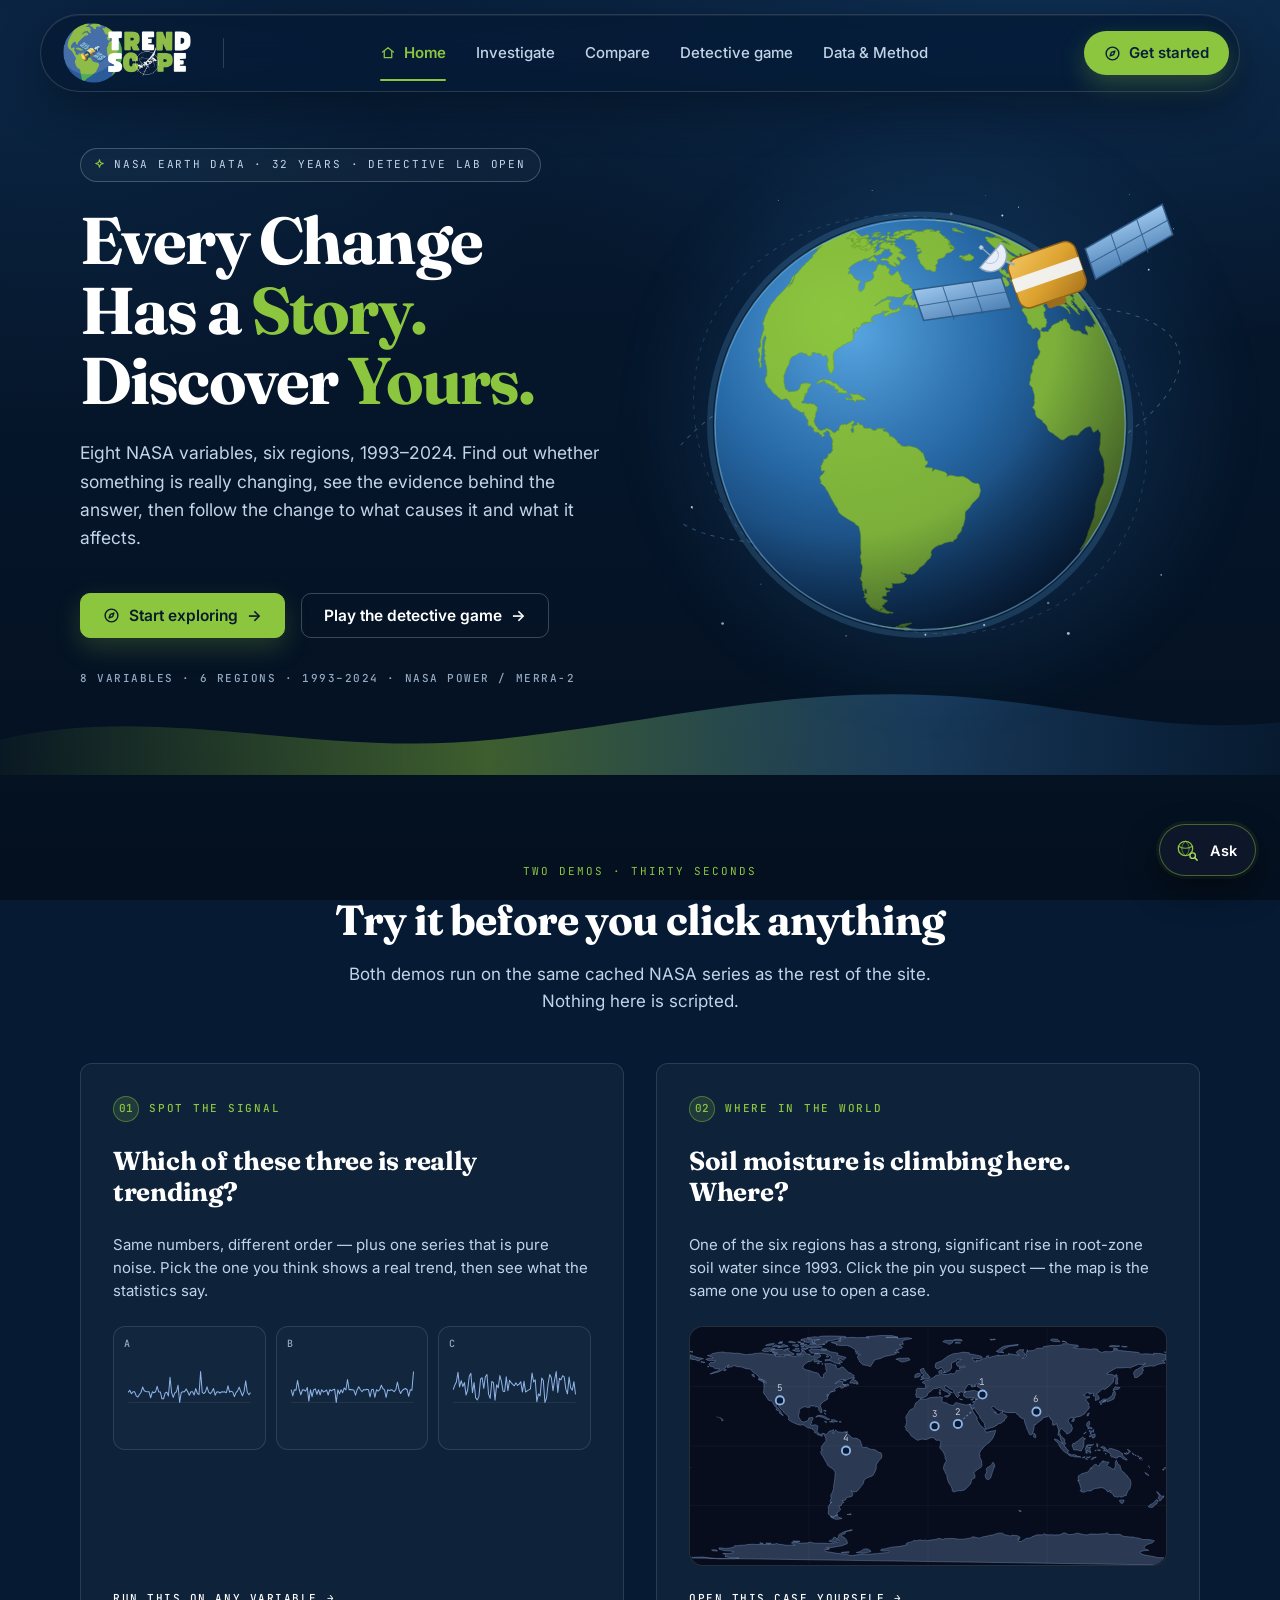
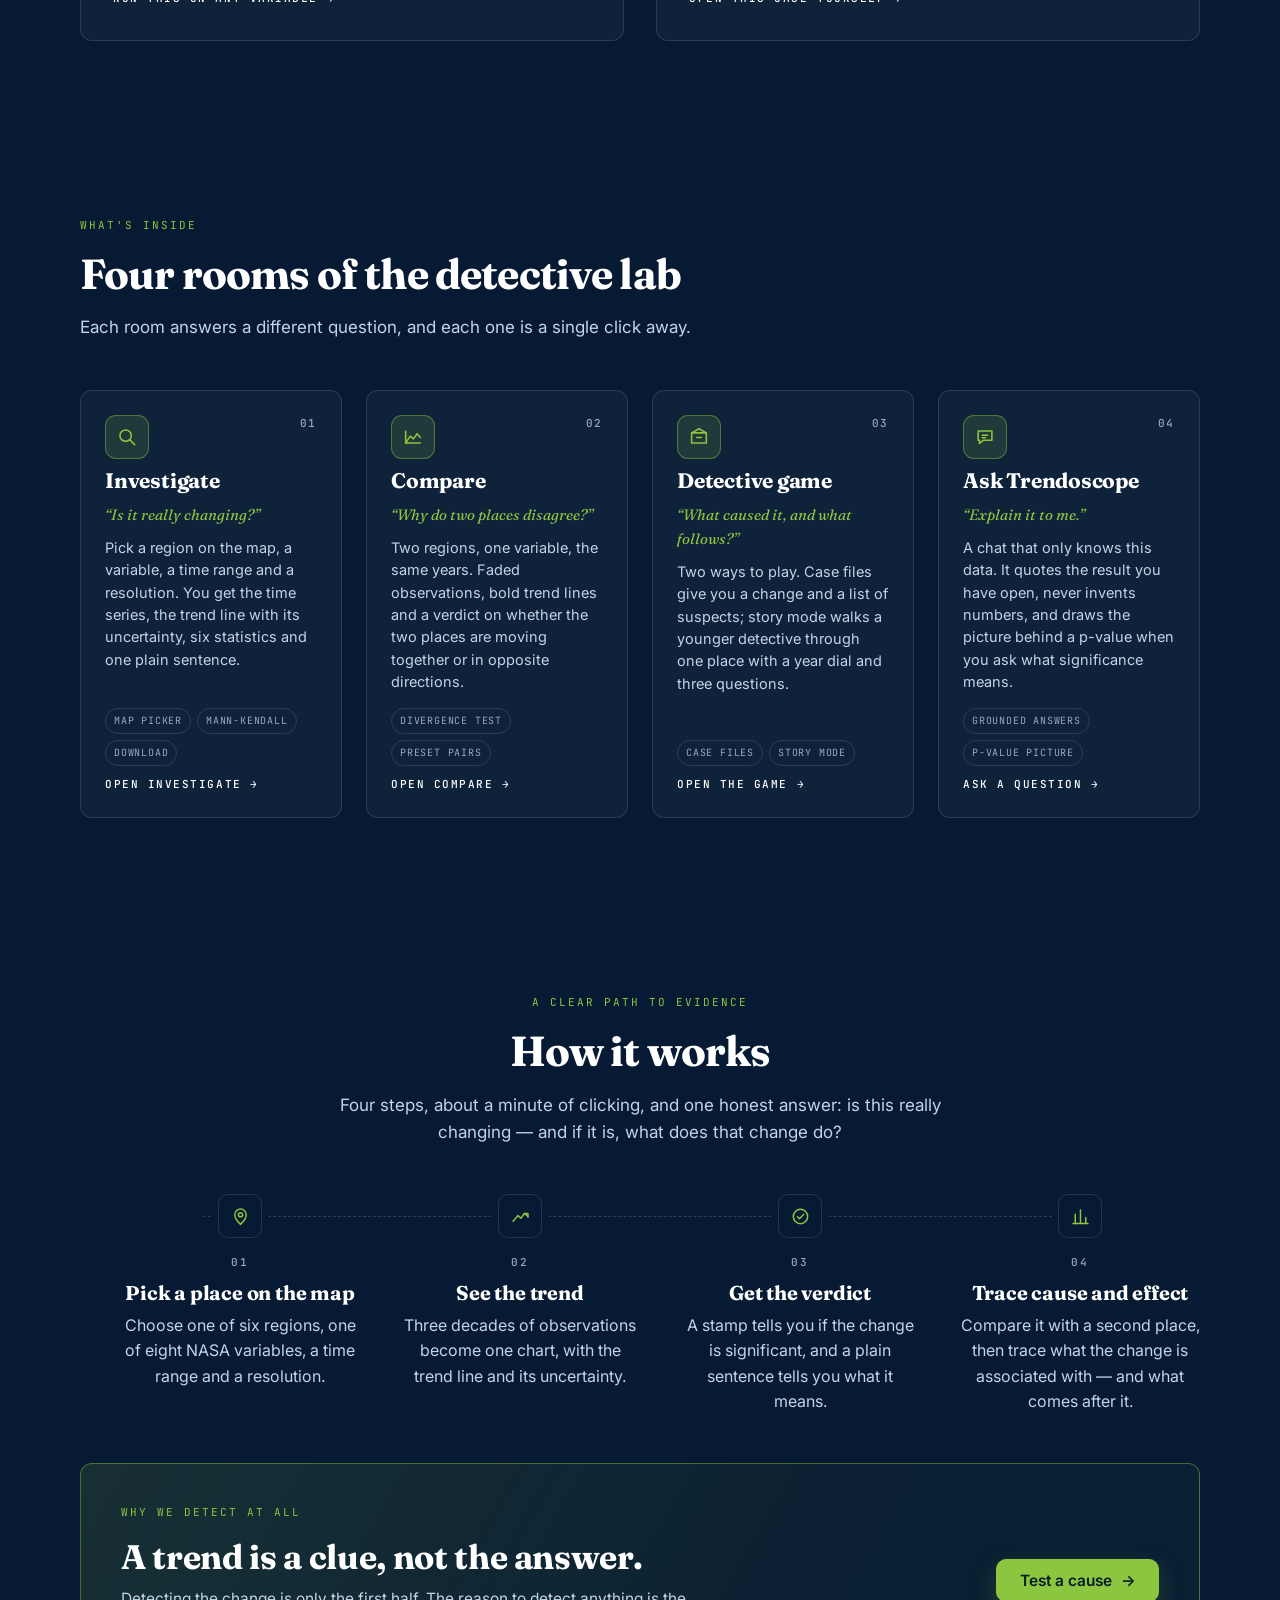
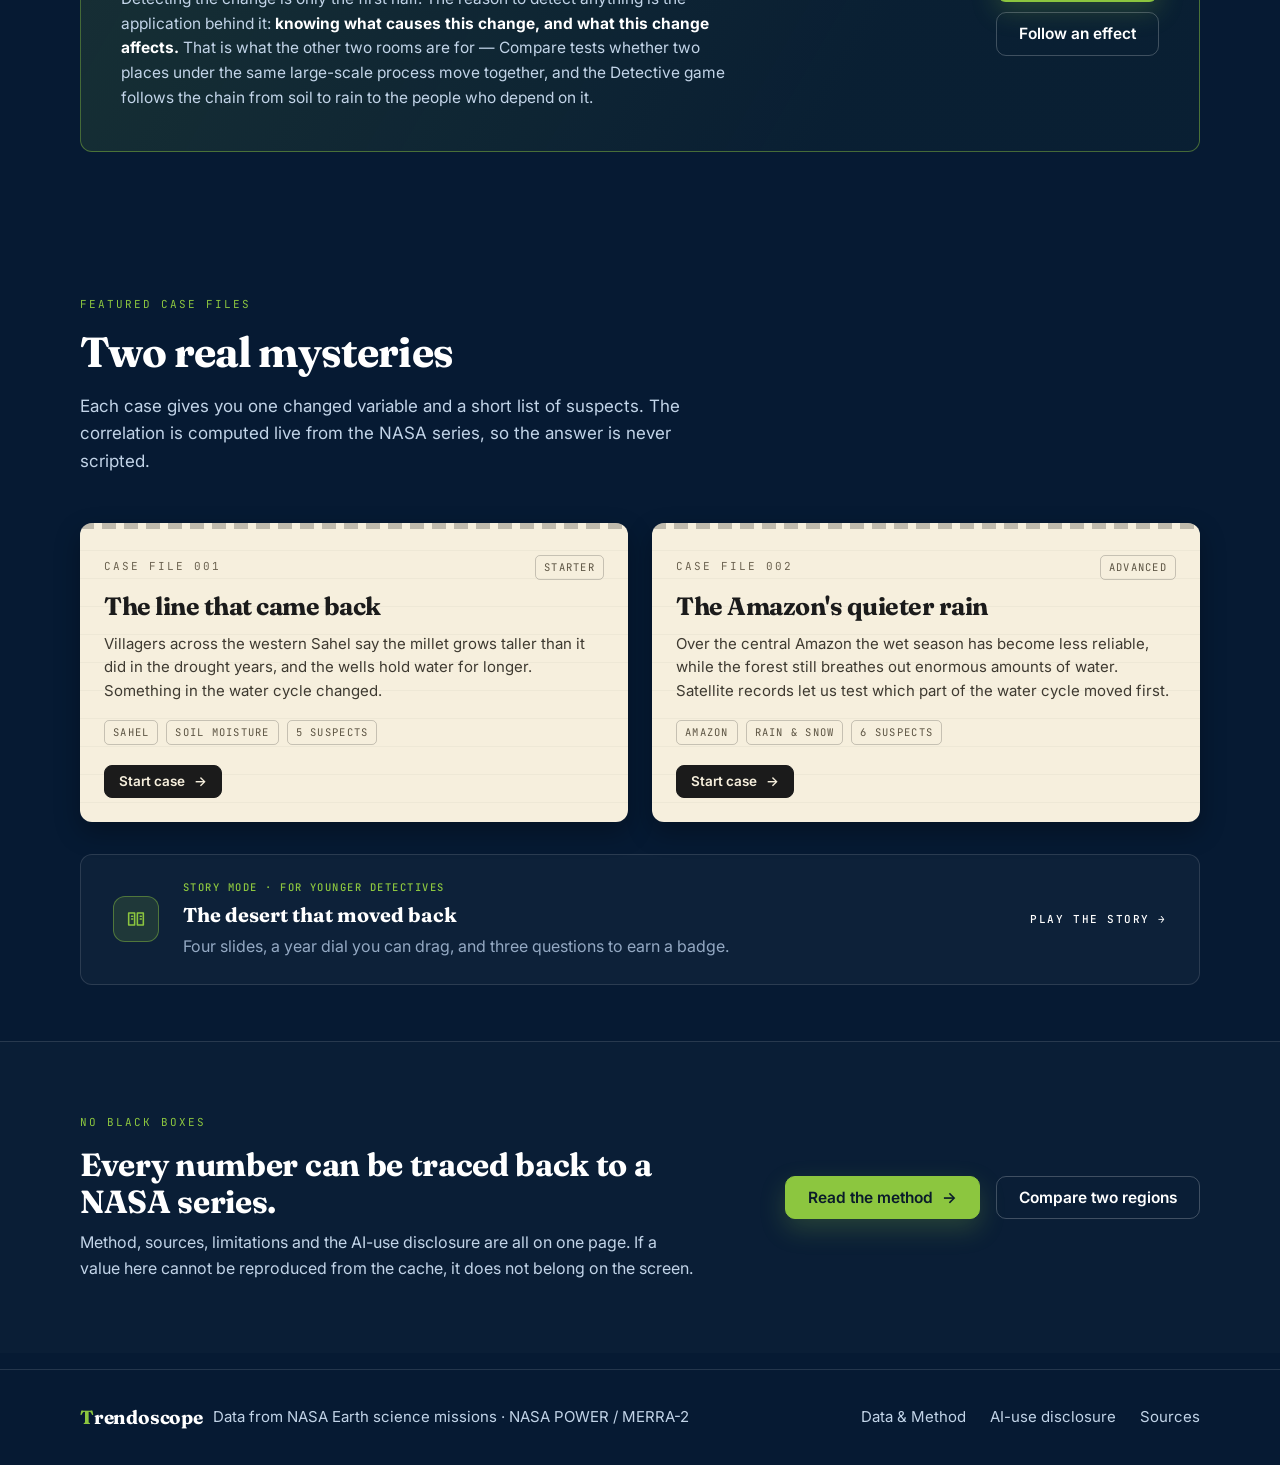
<file: index.html>
<!DOCTYPE html>
<html lang="en">
<head>
<meta charset="UTF-8" />
<meta name="viewport" content="width=device-width, initial-scale=1.0" />
<title>Trendoscope — Every Change Has a Story. Discover Yours.</title>
<meta name="description" content="Find out whether a climate variable in a region is really changing, see the evidence behind the answer, and follow the change to what causes it and what it affects." />
<link rel="icon" href="data:image/svg+xml,%3Csvg xmlns='http://www.w3.org/2000/svg' viewBox='0 0 32 32'%3E%3Crect width='32' height='32' rx='9' fill='%23061A33'/%3E%3Ccircle cx='14.5' cy='14.5' r='6' fill='none' stroke='%238CC63F' stroke-width='2.4'/%3E%3Cline x1='19' y1='19' x2='24' y2='24' stroke='%238CC63F' stroke-width='2.4' stroke-linecap='round'/%3E%3C/svg%3E" />
<link rel="preconnect" href="https://fonts.googleapis.com" />
<link rel="preconnect" href="https://fonts.gstatic.com" crossorigin />
<link href="https://fonts.googleapis.com/css2?family=Fraunces:opsz,wght@9..144,400;9..144,600;9..144,700&family=Inter:wght@400;500;600&family=JetBrains+Mono:wght@400;500;700&display=swap" rel="stylesheet" />
<link rel="stylesheet" href="styles.css" />
</head>
<body class="page-home">

<a class="skip-link" href="#main">Skip to content</a>

<header class="site-nav">
  <div class="nav-inner">
    <a class="brand" href="index.html" aria-label="Trendoscope — home">
      <img class="brand-logo" src="assets/logo.png" width="428" height="200" alt="Trendoscope" />
    </a>
    <span class="nav-divider" aria-hidden="true"></span>
    <nav class="nav-links" aria-label="Main navigation">
      <a href="index.html" class="is-active" aria-current="page"><svg viewBox="0 0 24 24" width="16" height="16" fill="none" stroke="currentColor" stroke-width="1.9" stroke-linecap="round" stroke-linejoin="round" aria-hidden="true"><path d="M4 10.6 12 4l8 6.6"/><path d="M6.4 9.4V19h11.2V9.4"/></svg><span>Home</span></a>
      <a href="investigate.html"><span>Investigate</span></a>
      <a href="compare.html"><span>Compare</span></a>
      <a href="detective-game.html"><span>Detective game</span></a>
      <a href="data-method.html"><span>Data &amp; Method</span></a>
    </nav>
    <a class="nav-cta" href="investigate.html">
      <svg viewBox="0 0 24 24" width="17" height="17" fill="none" stroke="currentColor" stroke-width="2" stroke-linecap="round" stroke-linejoin="round" aria-hidden="true">
        <circle cx="12" cy="12" r="9"></circle><path d="M15.4 8.6 13.6 13.6 8.6 15.4 10.4 10.4Z"></path>
      </svg>
      <span>Get started</span>
    </a>
  </div>
</header>

<main id="main">
<!-- ================================ HERO ================================ -->
<section class="hero hero--home">
  <div class="container hero-grid">
    <div class="hero-copy">
      <p class="pill">
        <svg viewBox="0 0 24 24" fill="none" stroke="currentColor" stroke-width="1.9" stroke-linecap="round" stroke-linejoin="round" aria-hidden="true">
          <path d="M12 3.2 13.8 8.4 19 10.2 13.8 12 12 17.2 10.2 12 5 10.2 10.2 8.4Z"></path>
        </svg>
        <span>NASA Earth data · 32 years · detective lab open</span>
      </p>
      <h1 class="hero-title">
        Every Change<br />
        Has a <span class="accent">Story.</span><br />
        Discover <span class="accent">Yours.</span>
      </h1>
      <p class="hero-sub">
        Eight NASA variables, six regions, 1993–2024. Find out whether something is really changing,
        see the evidence behind the answer, then follow the change to what causes it and what it affects.
      </p>
      <div class="hero-actions">
        <a class="btn btn-primary" href="investigate.html">
          <svg viewBox="0 0 24 24" width="17" height="17" fill="none" stroke="currentColor" stroke-width="2" stroke-linecap="round" stroke-linejoin="round" aria-hidden="true">
            <circle cx="12" cy="12" r="9"></circle><path d="M15.4 8.6 13.6 13.6 8.6 15.4 10.4 10.4Z"></path>
          </svg>
          Start exploring <span aria-hidden="true">→</span>
        </a>
        <a class="btn btn-ghost" href="detective-game.html">Play the detective game <span aria-hidden="true">→</span></a>
      </div>
      <p class="hero-meta mono">8 variables · 6 regions · 1993–2024 · NASA POWER / MERRA-2</p>
    </div>
    <div class="hero-visual hero-visual--art">
      <div class="hero-art-wrap">
        <svg class="hero-art" viewBox="0 0 640 560" role="img" aria-label="Illustration of the Earth with an orbiting satellite">
  <defs>
    <radialGradient id="ocean" cx="34%" cy="28%" r="78%">
      <stop offset="0%" stop-color="#57A6E2"/>
      <stop offset="46%" stop-color="#2A72B4"/>
      <stop offset="100%" stop-color="#0C2E56"/>
    </radialGradient>
    <radialGradient id="shade" cx="30%" cy="24%" r="86%">
      <stop offset="0%" stop-color="#000000" stop-opacity="0"/>
      <stop offset="62%" stop-color="#020A18" stop-opacity="0.12"/>
      <stop offset="100%" stop-color="#01060F" stop-opacity="0.62"/>
    </radialGradient>
    <radialGradient id="glow" cx="50%" cy="50%" r="50%">
      <stop offset="60%" stop-color="#3E8FD0" stop-opacity="0.30"/>
      <stop offset="100%" stop-color="#3E8FD0" stop-opacity="0"/>
    </radialGradient>
    <linearGradient id="panel" x1="0" y1="0" x2="0" y2="1">
      <stop offset="0%" stop-color="#9CC6EC"/>
      <stop offset="100%" stop-color="#4C7FB4"/>
    </linearGradient>
    <linearGradient id="gold" x1="0" y1="0" x2="1" y2="1">
      <stop offset="0%" stop-color="#F2C45E"/>
      <stop offset="52%" stop-color="#DCA22F"/>
      <stop offset="100%" stop-color="#A9741C"/>
    </linearGradient>
    <clipPath id="disc"><circle cx="296" cy="288" r="252"/></clipPath>
  </defs>

  <g class="hero-stars"><circle cx="519.4" cy="354.6" r="1.1" opacity="0.73"/><circle cx="100.5" cy="483.8" r="0.8" opacity="0.36"/><circle cx="208.8" cy="508.9" r="1.9" opacity="0.61"/><circle cx="493.9" cy="305.2" r="0.9" opacity="0.32"/><circle cx="376.3" cy="250.0" r="1.2" opacity="0.41"/><circle cx="404.9" cy="431.2" r="0.6" opacity="0.70"/><circle cx="122.0" cy="12.7" r="0.7" opacity="0.47"/><circle cx="453.2" cy="507.0" r="1.5" opacity="0.42"/><circle cx="490.2" cy="249.4" r="0.6" opacity="0.91"/><circle cx="477.9" cy="544.3" r="1.8" opacity="0.74"/><circle cx="430.5" cy="185.9" r="1.9" opacity="0.31"/><circle cx="374.6" cy="534.1" r="1.4" opacity="0.74"/><circle cx="433.2" cy="479.9" r="1.8" opacity="0.71"/><circle cx="298.9" cy="262.3" r="1.0" opacity="0.38"/><circle cx="301.7" cy="93.8" r="1.0" opacity="0.47"/><circle cx="591.9" cy="472.5" r="1.0" opacity="0.66"/><circle cx="53.5" cy="532.1" r="1.6" opacity="0.69"/><circle cx="524.5" cy="191.7" r="1.2" opacity="0.54"/><circle cx="325.5" cy="233.8" r="1.3" opacity="0.27"/><circle cx="334.1" cy="29.2" r="1.9" opacity="0.30"/><circle cx="475.6" cy="173.9" r="0.8" opacity="0.83"/><circle cx="302.5" cy="545.9" r="1.2" opacity="0.84"/><circle cx="16.5" cy="390.8" r="0.8" opacity="0.35"/><circle cx="396.9" cy="31.2" r="1.2" opacity="0.92"/><circle cx="552.7" cy="5.7" r="0.5" opacity="0.87"/><circle cx="237.2" cy="0.4" r="0.9" opacity="0.40"/><circle cx="463.2" cy="383.0" r="1.1" opacity="0.45"/><circle cx="305.0" cy="493.8" r="0.7" opacity="0.70"/><circle cx="403.5" cy="170.7" r="1.2" opacity="0.81"/><circle cx="191.4" cy="152.1" r="0.8" opacity="0.52"/><circle cx="224.9" cy="66.0" r="1.0" opacity="0.47"/><circle cx="196.7" cy="82.8" r="1.3" opacity="0.80"/><circle cx="205.1" cy="547.3" r="0.8" opacity="0.77"/><circle cx="465.1" cy="232.1" r="1.6" opacity="0.78"/><circle cx="359.3" cy="327.0" r="1.2" opacity="0.49"/><circle cx="376.1" cy="6.8" r="0.5" opacity="0.58"/><circle cx="450.0" cy="353.1" r="1.7" opacity="0.57"/><circle cx="397.8" cy="95.2" r="1.3" opacity="0.38"/><circle cx="576.6" cy="97.8" r="1.1" opacity="0.85"/><circle cx="142.9" cy="417.4" r="1.2" opacity="0.32"/><circle cx="167.7" cy="74.6" r="0.7" opacity="0.69"/><circle cx="380.6" cy="314.0" r="1.5" opacity="0.40"/><circle cx="15.7" cy="389.3" r="1.3" opacity="0.81"/><circle cx="607.0" cy="47.6" r="0.7" opacity="0.76"/><circle cx="416.8" cy="21.1" r="0.7" opacity="0.75"/><circle cx="444.4" cy="439.7" r="1.8" opacity="0.40"/></g>

  <!-- orbits -->
  <g class="hero-orbits">
    <ellipse cx="296" cy="288" rx="330" ry="118" transform="rotate(-16 296 288)"/>
    <ellipse cx="296" cy="288" rx="286" ry="248" transform="rotate(28 296 288)" opacity="0.55"/>
  </g>

  <!-- planet -->
  <circle cx="296" cy="288" r="252" fill="url(#ocean)"/>
  <g clip-path="url(#disc)">
    <g class="hero-land"><path d="M300.1,540.0 L300.9,540.0 L301.5,539.9 Z"/><path d="M238.9,533.4 L240.3,533.8 L241.0,533.9 L243.2,534.4 L242.3,534.2 L241.3,534.0 L240.0,533.7 L239.8,533.6 Z"/><path d="M235.7,532.7 L235.7,532.7 L237.3,533.1 L238.9,533.4 Z"/><path d="M272.7,537.4 L273.4,537.7 L273.6,537.9 L273.7,538.0 L272.4,538.0 L271.2,538.0 L269.6,537.8 L269.6,537.7 L268.3,537.7 L267.2,537.6 L265.7,537.4 L265.0,537.1 L265.8,537.0 L265.8,537.0 L266.5,537.1 L268.1,537.2 L267.8,536.9 L267.3,536.7 L266.2,536.2 L266.4,535.9 L267.6,535.9 L268.8,536.2 L269.6,536.5 L270.8,536.8 L271.8,537.1 L272.7,537.4 Z"/><path d="M283.3,532.5 L282.6,532.7 L281.1,532.5 L279.6,532.6 L278.5,532.8 L277.3,533.0 L276.6,533.3 L276.7,533.6 L277.1,534.0 L278.1,534.3 L277.1,534.5 L275.5,534.5 L274.9,534.8 L274.2,535.0 L273.6,535.3 L273.7,535.6 L274.6,535.9 L275.7,536.2 L277.2,536.4 L278.6,536.7 L279.6,537.0 L280.2,537.2 L280.9,537.5 L281.8,537.7 L282.5,537.9 L283.3,538.4 L284.0,538.6 L284.3,538.8 L285.0,538.9 L285.1,539.1 L284.8,539.2 L284.3,539.3 L282.9,539.3 L282.7,539.4 L282.3,539.4 L281.0,539.4 L279.8,539.4 L278.7,539.3 L277.7,539.3 L277.4,539.3 L275.9,539.2 L274.2,539.0 L272.9,538.9 L271.3,538.8 L271.5,538.8 Z"/><path d="M317.3,539.1 L317.3,539.1 L318.8,539.0 L320.4,538.8 L321.9,538.7 L322.7,538.6 L324.2,538.4 L325.8,538.2 L327.4,538.0 L329.0,537.8 L330.6,537.6 L332.6,537.3 L334.3,537.1 L335.9,536.8 L337.1,536.6 L336.7,536.6 L338.1,536.4 L339.5,536.1 L341.1,535.8 L342.8,535.5 L344.7,535.1 L346.5,534.7 L348.3,534.3 L349.8,534.0 L350.9,533.8 L350.5,534.0 L351.6,533.7 L352.7,533.5 L354.3,533.0 L355.1,532.9 L354.3,533.1 L355.2,532.9 L357.0,532.5 L358.5,532.1 L359.3,531.9 L338.5,536.4 Z"/><path d="M246.6,535.1 L247.1,535.2 L247.8,535.3 L248.7,535.5 L250.3,535.8 L251.4,536.0 L250.3,535.7 L252.3,536.1 L253.9,536.3 L255.0,536.5 L256.8,536.8 L258.2,537.0 L259.8,537.2 L261.5,537.5 L261.6,537.4 L261.3,537.3 L263.2,537.6 L264.6,537.7 L266.1,537.9 L267.4,538.1 L268.8,538.2 L269.6,538.2 L270.4,538.2 L271.6,538.3 L273.2,538.3 L274.5,538.4 L275.5,538.4 L275.9,538.3 L275.7,538.1 L275.1,537.9 L274.3,537.6 L273.3,537.4 L272.4,537.1 L271.7,536.9 L271.1,536.6 L270.8,536.4 L271.1,536.1 L271.2,535.9 L271.0,535.6 L270.3,535.2 L269.6,534.9 L270.0,534.5 L270.6,534.3 L271.3,534.1 L272.2,533.8 L273.3,533.6 L273.7,533.2 L274.5,533.0 L275.4,532.8 L277.1,532.8 L278.1,532.5 L279.3,532.3 L280.8,532.3 L282.1,532.0 L283.0,531.7 L284.5,531.6 L285.8,531.9 L285.2,532.3 L283.3,532.5 L264.7,538.0 Z"/><path d="M255.6,516.8 L259.4,518.0 L263.1,518.7 L262.4,519.5 L260.2,519.4 L258.6,518.8 L258.2,519.4 L256.4,519.8 L253.7,519.5 L251.7,518.9 L249.0,518.4 L245.3,517.2 L242.2,516.0 L237.3,513.6 L239.6,514.2 L243.9,515.8 L247.6,516.7 L248.3,515.9 L248.4,514.7 L250.3,514.0 L252.2,514.4 L252.2,514.4 L253.7,515.3 L255.6,516.8 Z"/><path d="M212.7,250.3 L216.0,251.3 L216.6,250.6 L219.6,250.8 L221.8,252.1 L222.9,252.1 L223.4,253.6 L225.6,253.7 L225.3,255.0 L227.1,255.3 L228.9,257.0 L227.3,258.7 L225.4,257.6 L223.6,257.7 L222.3,257.4 L221.5,258.1 L220.0,258.3 L219.5,257.2 L218.1,257.7 L216.2,260.6 L215.3,259.8 L215.2,258.5 L212.7,257.6 L210.8,257.8 L208.4,257.3 L206.5,257.9 L204.6,256.4 L205.1,255.0 L208.6,255.9 L211.5,256.5 L213.0,255.6 L211.5,253.6 L211.7,252.0 L209.3,251.1 L210.4,250.0 L212.7,250.3 Z"/><path d="M188.1,235.4 L189.2,237.1 L192.7,237.0 L193.8,238.1 L196.5,241.1 L198.5,243.3 L199.7,243.3 L201.8,244.4 L201.4,245.6 L204.1,246.0 L206.8,248.1 L206.2,249.0 L203.6,249.4 L201.0,249.3 L198.4,248.8 L193.0,248.7 L195.9,246.5 L194.5,245.2 L192.2,244.7 L191.1,243.3 L190.6,240.8 L188.6,240.7 L185.4,239.2 L184.5,238.2 L180.0,237.0 L178.9,236.0 L180.4,235.1 L177.0,234.5 L174.1,236.4 L172.6,236.2 L171.9,237.2 L170.1,237.5 L168.7,236.9 L170.8,235.8 L171.9,234.3 L173.6,233.6 L175.6,233.0 L178.3,232.9 L179.2,232.5 L182.2,233.2 L185.0,233.6 L188.1,235.4 Z"/><path d="M137.7,114.4 L136.8,114.5 L136.8,112.2 L137.7,110.9 L138.1,109.4 L138.9,108.4 L138.8,107.3 L140.3,105.5 L141.1,104.9 L141.1,106.1 L141.1,106.9 L141.4,107.7 L140.6,108.9 L139.5,110.6 L139.0,112.4 L137.7,114.4 Z"/><path d="M284.5,130.4 L282.4,133.4 L284.3,132.2 L286.2,133.0 L285.1,134.2 L287.6,135.2 L288.9,134.4 L291.8,135.5 L290.8,138.0 L292.8,137.4 L293.2,139.3 L294.1,141.5 L292.8,144.7 L291.4,144.8 L289.4,144.1 L290.2,141.2 L289.4,140.7 L285.8,143.8 L284.0,143.7 L286.2,142.0 L283.4,141.1 L280.2,141.2 L274.5,141.0 L274.2,139.9 L276.1,138.7 L275.0,137.7 L277.6,135.7 L281.1,130.2 L283.0,128.3 L285.4,127.2 L286.7,127.4 L286.1,128.3 L284.5,130.4 Z"/><path d="M405.5,115.7 L403.5,118.2 L400.3,118.3 L399.4,114.7 L396.0,111.7 L396.6,108.8 L396.8,107.2 L398.2,106.7 L401.7,108.2 L402.5,110.5 L404.6,112.6 L405.5,115.7 Z"/><path d="M395.0,95.4 L396.4,98.8 L397.6,98.1 L399.3,97.7 L401.2,100.1 L402.2,103.0 L404.1,102.8 L409.2,106.2 L410.7,106.3 L414.9,109.5 L416.5,110.6 L418.9,110.6 L420.5,112.6 L420.5,113.7 L422.6,115.2 L422.5,117.2 L420.2,117.8 L417.9,119.4 L416.5,119.0 L416.5,120.8 L414.5,120.8 L414.1,122.4 L412.6,122.0 L412.7,118.0 L413.8,116.9 L410.5,117.0 L409.0,115.9 L410.1,114.5 L407.7,113.0 L406.4,111.0 L409.2,110.6 L407.9,108.8 L405.1,107.2 L402.5,107.1 L401.4,106.4 L400.8,105.0 L399.6,104.3 L399.9,105.9 L397.2,103.1 L395.0,101.8 L392.9,98.7 L391.9,96.1 L393.4,96.1 L395.0,95.4 Z"/><path d="M239.2,81.5 L238.5,82.6 L239.6,82.4 L240.0,83.1 L241.0,84.2 L242.3,85.2 L241.5,86.5 L242.9,86.4 L243.5,87.4 L241.3,88.1 L239.2,87.1 L239.1,85.9 L236.4,87.0 L232.9,88.1 L233.6,86.5 L231.2,86.4 L233.7,85.3 L235.7,83.4 L238.3,81.1 L239.2,81.5 Z"/><path d="M357.3,78.6 L358.5,80.2 L361.8,81.6 L361.8,83.9 L358.8,86.3 L357.8,86.9 L355.3,86.8 L350.0,86.6 L350.8,85.3 L346.3,84.4 L348.8,83.6 L348.1,82.9 L344.3,82.7 L344.2,80.9 L346.2,80.3 L350.0,81.7 L351.1,80.0 L353.6,80.5 L354.8,78.8 L357.3,78.6 Z"/><path d="M210.4,51.0 L210.3,51.0 L205.3,52.9 L205.1,53.0 Z"/><path d="M241.0,71.5 L238.4,73.7 L242.0,72.3 L242.0,73.9 L239.8,75.6 L239.5,77.3 L242.6,75.8 L245.6,74.0 L248.1,71.6 L249.8,72.0 L251.4,72.6 L252.2,73.9 L251.2,75.0 L249.1,76.1 L249.1,77.5 L247.9,78.7 L243.5,80.0 L241.1,80.1 L240.3,79.2 L238.7,80.3 L235.4,82.2 L233.9,83.2 L230.5,84.7 L228.2,84.5 L226.0,85.4 L224.3,87.0 L222.1,87.0 L218.2,88.8 L213.6,91.5 L211.0,93.5 L207.9,96.7 L209.9,97.6 L208.4,100.4 L207.4,102.8 L210.5,102.6 L213.0,104.5 L214.1,105.9 L214.5,107.6 L216.5,108.8 L217.8,110.4 L221.2,111.0 L223.4,111.6 L221.5,114.2 L220.4,117.5 L220.1,121.3 L222.1,124.9 L224.5,124.0 L227.4,120.8 L228.7,115.5 L228.0,113.7 L232.3,112.6 L236.0,110.7 L238.3,108.7 L239.1,106.6 L239.0,103.9 L237.7,101.4 L241.8,98.6 L242.5,96.0 L244.5,91.6 L246.2,91.1 L248.9,92.1 L250.7,92.6 L252.6,92.0 L253.9,93.0 L255.5,94.8 L255.6,96.0 L259.1,96.5 L258.1,98.9 L257.4,102.6 L259.2,103.2 L260.2,105.1 L263.9,103.6 L267.0,100.4 L268.8,99.1 L269.8,101.8 L271.8,105.8 L273.6,109.5 L272.2,111.5 L275.1,113.3 L277.1,115.2 L280.9,116.1 L282.4,117.2 L283.2,120.0 L285.2,120.5 L286.1,121.7 L286.1,125.5 L284.0,126.7 L282.0,127.9 L277.3,129.0 L273.5,131.7 L268.7,132.1 L262.9,131.1 L258.8,130.9 L255.9,131.0 L253.0,133.4 L249.1,134.7 L243.8,139.1 L239.6,142.1 L242.1,141.7 L248.0,137.4 L254.6,134.8 L258.8,134.6 L261.0,136.5 L257.8,138.7 L257.9,142.6 L258.4,145.4 L261.9,147.3 L267.0,147.0 L270.5,143.0 L270.4,145.7 L272.2,147.0 L268.1,149.3 L261.0,151.3 L257.7,152.6 L253.8,155.1 L251.5,154.7 L252.0,151.6 L257.9,148.8 L253.0,148.7 L249.6,149.0 L249.8,150.2 L246.2,151.8 L242.8,152.9 L239.3,153.8 L237.0,156.1 L236.4,156.7 L235.9,158.7 L236.4,160.7 L237.7,160.9 L237.7,159.5 L238.4,160.4 L237.9,161.5 L235.7,161.9 L234.2,161.8 L231.7,162.3 L230.3,162.3 L228.5,162.4 L225.6,163.3 L230.3,162.9 L231.1,163.7 L226.4,164.5 L224.4,164.4 L224.6,163.9 L223.4,164.9 L224.3,165.1 L222.8,167.8 L219.7,170.6 L219.8,169.6 L219.1,169.3 L218.4,168.3 L218.4,170.4 L219.0,171.2 L218.7,172.7 L217.2,174.1 L214.6,177.0 L214.3,176.9 L216.0,174.3 L214.9,172.6 L215.4,169.4 L214.3,171.0 L214.3,173.5 L212.5,172.8 L214.2,174.2 L213.3,177.9 L214.1,178.3 L214.1,179.7 L213.5,183.7 L210.6,186.5 L206.9,187.3 L204.2,189.5 L202.5,189.6 L200.4,190.9 L199.6,192.2 L195.2,194.4 L192.9,196.2 L190.7,198.4 L189.4,201.2 L189.2,204.2 L189.4,207.8 L190.2,211.0 L189.8,212.8 L190.3,217.8 L189.5,220.6 L189.0,222.2 L187.6,224.7 L186.5,225.1 L184.9,224.4 L184.7,222.5 L183.6,221.4 L182.6,217.6 L181.9,214.2 L181.8,212.5 L183.2,209.8 L182.8,207.4 L181.2,203.6 L180.1,202.8 L176.4,204.3 L175.8,204.0 L174.9,201.8 L173.2,200.6 L169.5,200.6 L166.9,199.7 L164.5,199.6 L163.1,200.0 L163.3,201.2 L162.7,202.9 L163.1,203.8 L162.3,204.2 L161.4,203.5 L160.0,204.0 L157.9,203.6 L156.4,201.0 L153.6,201.1 L151.9,199.8 L150.0,199.7 L147.3,200.2 L143.6,202.8 L140.2,204.0 L138.0,205.6 L136.8,207.3 L135.7,210.2 L135.2,212.2 L135.3,213.7 L135.3,213.7 L135.3,213.7 L133.0,217.1 L131.6,220.0 L129.7,225.6 L128.8,227.6 L128.7,230.0 L129.0,232.3 L128.7,235.7 L129.8,239.3 L129.9,241.8 L130.6,244.2 L133.6,246.0 L134.4,248.0 L137.4,247.3 L139.9,247.3 L142.5,246.9 L144.6,246.6 L147.0,245.2 L148.4,242.8 L149.4,239.2 L150.3,238.1 L152.7,237.3 L156.4,236.9 L159.3,237.4 L161.4,237.4 L162.0,238.4 L161.4,240.5 L159.1,242.7 L157.8,245.2 L158.2,246.1 L157.4,247.9 L155.9,251.1 L155.2,249.9 L154.5,249.8 L154.4,250.5 L155.0,250.6 L154.8,251.7 L153.9,253.5 L154.1,254.2 L153.4,255.7 L153.6,256.2 L152.8,258.3 L151.9,259.4 L151.3,259.4 L150.4,260.8 L151.3,261.8 L151.7,261.2 L152.7,261.9 L153.0,262.1 L153.9,261.4 L154.8,261.5 L155.1,261.9 L155.7,261.8 L157.2,262.4 L158.9,262.5 L160.1,262.2 L160.5,261.8 L161.6,262.2 L162.4,262.6 L163.4,262.6 L164.1,262.3 L165.7,263.1 L166.2,263.3 L167.2,264.3 L168.1,265.4 L169.3,266.2 L170.1,267.5 L169.7,267.9 L169.4,268.9 L169.6,270.5 L168.5,271.9 L167.9,273.6 L167.6,275.5 L167.6,276.7 L167.5,278.6 L166.9,279.0 L166.4,280.8 L166.5,282.0 L165.6,283.0 L165.7,284.2 L166.2,285.0 L166.9,287.5 L168.1,289.4 L169.7,291.5 L170.9,293.3 L170.8,294.2 L172.3,294.6 L172.6,294.2 L173.6,295.4 L175.5,295.3 L177.2,294.4 L179.6,293.8 L181.0,292.6 L183.1,293.1 L182.9,293.5 L185.1,293.9 L186.7,294.8 L187.9,296.3 L189.3,297.6 L191.4,298.0 L194.5,295.2 L196.2,294.9 L196.3,293.4 L197.3,289.8 L199.7,288.0 L202.3,288.1 L202.6,287.2 L205.8,287.9 L209.1,285.9 L210.7,285.0 L212.8,283.1 L214.2,283.4 L215.2,284.7 L214.3,286.1 L214.2,287.1 L211.7,287.5 L212.9,289.5 L212.7,291.8 L210.8,294.2 L212.1,297.8 L213.9,297.7 L215.0,294.6 L213.8,293.0 L213.8,289.6 L219.0,288.2 L218.6,286.1 L220.1,284.8 L221.4,288.0 L224.3,288.2 L226.8,290.8 L226.9,292.3 L230.6,292.6 L235.1,292.4 L237.4,294.5 L240.6,295.2 L243.1,293.9 L243.2,292.8 L248.4,292.8 L253.5,292.9 L249.9,294.0 L251.2,296.2 L254.6,296.6 L257.8,298.9 L258.4,302.4 L260.7,302.4 L262.3,303.5 L265.1,305.2 L267.8,308.1 L267.9,310.4 L269.5,310.5 L271.8,312.7 L273.5,314.2 L278.7,315.2 L279.2,314.4 L282.7,314.2 L287.4,315.4 L288.9,315.9 L292.1,316.9 L296.8,320.6 L297.5,322.4 L299.0,322.2 L300.1,324.6 L302.6,332.2 L304.9,332.9 L305.0,335.9 L301.7,339.4 L303.1,340.7 L310.9,341.3 L311.0,345.6 L314.3,342.8 L319.9,344.2 L327.1,346.6 L329.2,349.1 L328.5,351.5 L333.6,350.0 L342.0,352.0 L348.4,351.5 L354.7,354.7 L360.0,359.2 L363.3,360.2 L366.9,360.2 L368.4,361.4 L369.6,366.7 L370.2,369.1 L368.2,376.1 L366.0,378.9 L359.8,384.9 L356.9,389.6 L353.6,393.2 L352.6,393.4 L351.2,396.3 L351.1,403.7 L349.5,409.7 L348.9,412.3 L347.5,413.8 L346.3,418.9 L341.8,424.0 L340.8,427.8 L337.5,429.5 L336.3,431.7 L332.0,431.8 L325.6,433.4 L322.7,435.1 L318.2,436.2 L313.3,439.1 L309.9,442.6 L309.2,445.2 L309.8,447.1 L308.9,450.5 L308.0,452.2 L305.3,454.0 L300.9,459.8 L297.6,462.3 L295.0,463.8 L293.4,466.8 L291.0,468.6 L289.4,470.5 L285.4,472.1 L282.7,471.5 L280.8,471.8 L277.4,470.4 L274.9,470.5 L272.6,468.7 L272.5,470.3 L277.3,473.0 L276.9,475.0 L279.3,476.3 L279.2,477.8 L276.2,481.4 L271.2,482.7 L264.5,483.1 L260.8,482.7 L261.8,484.4 L261.5,486.4 L262.3,487.8 L260.6,488.6 L257.3,488.9 L254.0,487.8 L252.9,488.4 L254.0,491.0 L256.3,491.9 L257.9,491.2 L259.1,492.5 L256.4,493.2 L254.3,494.7 L254.6,497.1 L254.2,498.4 L251.4,498.3 L249.5,499.4 L249.2,501.1 L252.7,502.9 L255.6,503.5 L255.4,505.5 L252.5,506.6 L251.7,509.0 L249.6,509.6 L249.0,510.5 L250.9,512.7 L253.2,513.9 L252.0,513.7 L249.8,513.6 L248.8,514.0 L246.9,514.5 L247.6,516.2 L246.6,516.2 L243.4,515.4 L239.7,513.8 L235.9,512.5 L234.2,511.1 L234.2,510.0 L232.0,508.5 L229.4,504.8 L229.3,502.8 L231.2,501.2 L226.6,500.2 L228.2,498.3 L227.2,494.3 L230.8,495.5 L230.2,490.4 L227.8,489.5 L228.3,492.6 L226.2,492.1 L225.6,488.5 L224.6,483.6 L225.4,481.8 L223.5,479.0 L222.1,475.7 L223.4,475.7 L224.0,471.1 L224.9,466.4 L225.2,461.9 L223.2,457.0 L223.7,454.4 L222.4,450.2 L223.7,446.3 L223.1,439.6 L223.1,432.3 L223.1,424.3 L222.1,418.2 L220.6,412.8 L216.4,410.3 L215.9,408.7 L207.6,404.2 L200.1,399.3 L196.8,396.6 L194.8,393.2 L195.3,392.1 L191.5,386.6 L187.0,378.7 L182.7,370.1 L181.0,368.1 L179.5,364.9 L176.4,361.8 L173.6,359.8 L174.7,358.1 L172.7,353.8 L173.7,351.0 L176.7,348.7 L178.7,345.7 L177.8,343.8 L176.4,345.6 L174.0,343.5 L174.8,342.4 L174.1,338.4 L175.4,337.9 L176.1,335.3 L177.6,332.7 L177.4,330.9 L179.5,330.2 L182.2,328.8 L181.7,327.4 L183.1,327.2 L183.0,325.0 L184.0,323.6 L185.9,323.5 L187.7,320.9 L189.2,318.8 L187.8,317.6 L188.6,315.1 L187.9,311.1 L188.8,310.0 L188.3,306.3 L186.9,303.8 L185.6,302.4 L184.9,299.9 L186.0,298.9 L185.0,298.5 L184.4,296.9 L182.5,295.5 L180.8,295.6 L179.9,297.1 L178.3,298.0 L177.5,298.0 L177.0,298.9 L178.7,301.5 L177.6,301.9 L177.0,302.5 L175.2,302.5 L174.7,299.8 L174.2,300.5 L173.0,300.1 L172.3,298.3 L170.8,297.8 L169.8,297.2 L168.2,297.0 L168.1,297.9 L167.7,297.2 L165.7,296.0 L165.0,295.0 L165.5,294.3 L165.5,293.3 L164.5,292.1 L163.2,291.0 L162.0,290.3 L161.8,289.0 L161.0,288.1 L161.1,289.4 L160.3,290.4 L159.5,289.0 L158.4,288.4 L158.0,287.5 L158.2,286.2 L158.8,284.8 L157.8,284.1 L158.7,283.4 L157.7,281.8 L156.2,279.8 L155.6,278.2 L154.3,276.6 L152.8,274.4 L153.3,273.8 L153.7,274.5 L154.0,274.3 L153.6,272.8 L152.6,272.3 L152.1,273.3 L150.1,272.9 L148.9,272.3 L147.6,271.2 L145.8,270.6 L145.0,269.5 L143.4,268.5 L141.3,268.1 L139.9,266.9 L138.5,264.8 L135.6,259.5 L134.3,257.8 L131.9,256.2 L130.1,256.2 L127.4,257.3 L125.7,257.4 L123.9,255.9 L121.8,254.6 L119.5,252.0 L117.5,250.9 L114.8,248.2 L112.9,245.6 L112.5,244.3 L111.1,243.6 L108.7,241.6 L108.2,239.4 L106.1,236.2 L105.6,233.2 L105.6,231.0 L106.5,230.8 L106.7,229.5 L107.5,228.6 L108.0,227.1 L107.8,225.0 L108.1,223.3 L108.0,221.0 L107.3,216.2 L106.2,212.3 L106.0,209.4 L104.8,207.1 L104.8,206.0 L106.1,203.6 L105.5,202.3 L105.1,199.9 L105.8,196.9 L104.8,196.2 L104.6,193.7 L104.6,191.4 L105.1,190.2 L105.5,186.8 L106.4,183.5 L107.1,182.0 L106.6,180.0 L106.0,179.9 L105.6,178.5 L104.4,179.9 L103.8,181.9 L102.4,184.9 L102.2,186.8 L102.3,190.1 L102.1,191.1 L102.3,191.5 L101.9,193.0 L102.2,193.0 L101.5,195.8 L101.6,197.0 L101.4,198.6 L101.7,201.1 L100.8,205.1 L100.7,207.1 L100.6,209.2 L99.8,211.4 L100.8,211.9 L101.0,214.0 L101.1,216.2 L100.8,216.9 L99.3,218.1 L99.0,218.0 L99.3,215.2 L98.8,212.4 L98.0,209.9 L97.4,208.5 L98.7,205.5 L99.3,203.2 L98.9,201.6 L98.3,199.3 L97.9,199.8 L97.9,198.5 L97.2,197.1 L97.1,194.3 L97.4,194.1 L98.0,194.6 L99.4,193.4 L100.3,191.6 L100.3,188.2 L99.8,186.7 L100.4,184.0 L101.1,181.2 L102.0,177.8 L103.3,174.0 L104.1,171.9 L104.4,169.3 L104.0,168.5 L104.4,167.4 L103.8,166.8 L103.9,165.5 L102.8,164.5 L102.9,163.7 L104.0,161.6 L105.2,157.2 L107.6,151.6 L108.2,150.8 L108.6,149.3 L109.9,145.8 L111.9,142.9 L112.8,140.6 L115.3,137.9 L117.7,135.0 L119.5,132.2 L122.6,129.3 L128.2,123.5 L132.1,119.1 L134.4,116.3 L135.6,114.7 L136.3,114.2 L136.6,116.0 L134.2,119.3 L135.2,118.6 L137.6,116.0 L139.8,113.3 L139.7,113.2 L141.1,109.1 L141.9,107.4 L141.9,105.2 L144.5,102.4 L146.7,100.7 L147.3,98.8 L150.0,96.5 L151.8,93.9 L153.6,92.6 L154.7,91.3 L155.4,90.0 L158.5,87.7 L160.9,85.0 L164.2,82.5 L164.1,81.9 L163.8,81.1 L164.7,79.8 L168.3,76.5 L169.0,75.7 L170.3,74.1 L170.1,73.6 L172.0,71.8 L173.9,70.4 L173.3,70.3 L170.6,71.8 L170.5,71.7 L170.0,71.6 L169.0,71.9 L168.7,71.8 L170.9,70.6 L174.4,68.8 L175.3,68.7 L176.3,68.0 L174.6,68.6 L172.4,69.6 L170.3,70.4 L168.2,71.7 L166.0,72.8 L165.1,73.1 L164.5,73.3 L163.1,74.1 L162.3,74.5 L160.8,75.4 L160.2,75.7 L160.8,75.4 L178.1,65.3 L196.1,56.6 L214.8,49.5 Z"/><path d="M162.7,74.1 L163.5,73.7 L164.6,73.0 L165.1,72.7 L165.9,72.3 L168.5,70.8 L170.4,69.9 L170.0,70.0 L170.8,69.5 L169.9,70.0 L172.1,68.6 L171.0,69.2 L173.1,68.1 L172.4,68.4 L172.9,68.1 L175.0,66.9 L176.2,66.3 L178.0,65.4 L178.2,65.2 Z"/><path d="M188.1,60.3 L189.3,59.7 L190.9,59.0 L190.5,59.2 L189.5,59.7 L190.7,59.2 L189.9,59.7 L190.5,59.4 L192.4,58.6 L193.4,58.1 L194.4,57.8 L194.7,57.6 L194.6,57.5 L194.0,57.8 L195.3,57.1 L195.9,56.8 L197.9,55.9 L199.7,55.2 L202.8,53.9 L203.2,53.8 L203.4,53.9 L202.9,54.1 L201.1,54.8 L199.9,55.5 L202.8,54.3 L205.0,53.4 L207.3,52.5 L209.5,51.6 L211.6,50.8 L213.2,50.3 L212.2,50.8 L213.2,50.6 L215.0,50.1 L216.3,49.9 L216.2,50.0 L217.1,50.1 L216.5,50.4 L218.0,50.2 L216.7,50.9 L214.6,51.7 L215.3,51.6 L214.6,52.1 L213.6,52.4 L212.6,53.1 L212.8,53.3 L211.1,54.3 L210.5,55.0 L209.9,55.5 L210.5,55.7 L209.2,56.6 L208.6,57.1 L207.7,58.1 L205.9,59.4 L205.7,59.8 L207.5,59.5 L209.0,59.3 L208.9,60.0 L211.0,59.7 L212.5,59.8 L211.1,60.7 L212.3,60.6 L214.3,59.9 L214.1,60.2 L211.2,62.3 L214.5,61.5 L211.5,62.9 L212.8,63.0 L214.1,62.6 L214.5,63.0 L213.7,64.2 L213.8,65.6 L214.1,66.3 L215.0,66.5 L214.2,67.9 L211.3,68.5 L211.9,69.5 L214.6,70.0 L215.9,69.9 L214.8,71.5 L217.6,70.7 L218.1,69.6 L219.8,69.0 L221.1,69.3 L222.1,69.3 L222.1,70.0 L221.3,71.4 L222.7,71.5 L223.2,73.0 L225.4,73.0 L226.9,73.5 L228.7,72.1 L230.2,71.9 L231.0,73.0 L228.3,75.1 L231.3,73.5 L232.2,73.7 L235.5,71.6 L236.0,70.1 L235.9,69.0 L239.2,66.7 L242.5,65.5 L243.3,66.1 L243.2,67.2 L241.7,69.8 L239.3,70.7 L241.0,71.5 L210.6,50.9 Z"/><path d="M231.3,59.2 L229.3,59.9 L231.7,59.9 L230.8,61.1 L233.4,60.5 L232.9,61.3 L230.1,63.2 L231.9,62.6 L234.9,60.6 L236.1,60.5 L236.3,61.0 L235.7,62.0 L233.0,63.9 L230.9,65.3 L230.8,66.7 L231.0,68.1 L229.6,69.0 L227.7,68.7 L227.1,69.7 L225.6,70.4 L224.3,69.6 L223.6,68.6 L222.3,68.4 L219.5,68.5 L216.4,68.1 L215.1,67.8 L216.4,66.7 L216.4,65.8 L215.4,65.8 L217.5,63.9 L218.3,63.9 L220.0,64.0 L220.8,64.5 L222.4,64.5 L221.9,63.6 L220.2,63.1 L219.4,62.7 L220.5,61.9 L223.3,61.8 L222.4,61.5 L222.4,60.5 L225.7,59.5 L227.6,59.0 L231.4,58.7 L231.3,59.2 Z"/><path d="M265.8,66.0 L265.4,66.6 L264.2,66.4 L263.0,66.3 L261.5,66.4 L261.3,66.2 L261.1,65.0 L261.9,64.3 L262.5,64.2 L264.8,64.7 L265.8,66.0 Z"/><path d="M254.6,64.6 L254.0,65.9 L256.8,64.5 L260.4,64.0 L260.2,66.3 L258.7,67.6 L261.6,67.3 L263.4,66.6 L265.2,67.9 L266.2,69.1 L265.7,70.0 L268.4,69.7 L268.9,71.2 L271.7,72.3 L272.5,73.3 L272.9,75.6 L269.6,76.5 L272.5,78.3 L274.8,79.0 L276.4,81.3 L279.1,81.6 L278.0,83.4 L274.0,86.3 L272.2,85.1 L270.4,82.4 L268.0,82.6 L267.2,84.1 L268.4,85.7 L270.4,87.0 L270.9,87.8 L271.2,90.5 L270.0,92.4 L267.7,91.6 L263.8,89.1 L265.6,91.6 L267.0,93.4 L267.0,94.4 L262.0,93.0 L258.6,91.1 L257.0,89.6 L258.0,88.9 L256.0,87.3 L254.2,85.8 L253.8,86.6 L248.5,86.5 L247.6,85.5 L250.0,83.7 L253.2,84.0 L256.9,84.0 L256.8,83.0 L258.2,81.8 L261.7,79.6 L261.9,78.4 L261.8,77.6 L260.2,76.2 L257.8,75.2 L259.2,74.7 L258.8,73.1 L257.7,72.8 L257.2,72.0 L256.0,72.6 L253.3,72.6 L249.1,71.5 L247.1,70.5 L245.5,69.9 L245.4,69.0 L247.8,68.2 L246.2,67.9 L248.4,65.8 L251.5,64.2 L253.6,63.6 L256.9,63.4 L254.6,64.6 Z"/><path d="M243.6,60.9 L243.9,61.5 L245.8,61.6 L245.2,62.2 L242.9,62.9 L243.0,64.0 L240.2,65.7 L237.4,66.2 L236.8,65.8 L237.3,64.9 L237.6,62.9 L238.6,62.3 L239.9,63.0 L241.1,61.6 L243.6,60.9 Z"/><path d="M246.8,64.2 L243.7,65.5 L242.7,65.2 L244.6,63.4 L246.1,62.5 L247.8,61.8 L249.5,61.5 L251.2,61.9 L252.4,62.6 L248.5,64.1 L246.8,64.2 Z"/><path d="M221.2,60.5 L218.0,60.6 L219.5,59.7 L220.6,58.3 L222.1,57.8 L225.7,56.8 L228.7,56.0 L230.8,54.9 L232.7,55.4 L232.5,56.1 L233.5,56.7 L232.9,57.4 L231.8,58.3 L230.2,58.4 L226.2,59.0 L222.9,59.8 L221.2,60.5 Z"/><path d="M254.0,56.4 L253.1,57.3 L251.6,58.1 L249.0,59.3 L247.4,59.2 L247.0,58.7 L248.9,57.8 L247.5,57.6 L250.0,56.3 L250.6,56.6 L252.8,56.3 L253.5,56.6 L254.0,56.4 Z"/><path d="M246.0,55.6 L245.0,56.2 L246.1,56.1 L246.6,56.3 L245.1,57.2 L243.0,57.8 L240.3,57.4 L237.2,57.6 L236.3,57.3 L237.4,56.7 L240.2,56.5 L237.4,55.7 L237.4,55.2 L241.8,54.0 L243.3,53.8 L243.4,54.8 L242.2,56.1 L242.9,56.5 L245.6,54.8 L247.4,54.4 L247.6,54.8 L246.0,55.6 Z"/><path d="M374.4,49.5 L375.0,49.8 L375.9,50.6 L374.3,50.2 L373.8,50.4 L371.7,49.8 L370.5,49.3 L368.3,48.7 L364.1,47.3 L364.0,47.4 L359.6,46.1 L357.8,45.7 L354.9,44.8 L351.1,43.7 L348.9,42.9 L346.7,42.4 L345.2,41.9 L346.3,42.0 L347.8,42.3 L351.5,43.3 L354.8,44.3 L359.8,45.7 L364.3,47.0 L368.8,48.3 L372.0,49.2 L374.4,49.5 Z"/><path d="M257.9,56.3 L257.7,57.0 L259.3,57.3 L259.0,57.9 L257.9,58.6 L258.2,59.1 L258.1,59.6 L259.2,59.9 L260.3,60.2 L262.3,60.0 L264.4,60.1 L265.7,60.4 L266.0,61.2 L265.4,62.0 L264.2,62.5 L262.3,62.7 L261.2,62.3 L258.0,62.2 L256.0,62.0 L254.8,61.5 L253.3,60.5 L254.5,59.5 L255.8,58.6 L256.2,57.7 L255.0,57.2 L255.1,56.5 L256.6,55.9 L257.9,56.3 Z"/><path d="M247.5,52.1 L244.4,53.1 L242.8,53.4 L242.2,53.3 L239.7,53.5 L238.5,53.4 L238.9,52.8 L238.9,52.8 L242.5,52.2 L245.8,51.7 L246.3,52.0 L247.5,52.1 Z"/><path d="M535.5,209.5 L535.4,209.2 L534.4,206.3 L533.3,203.2 L532.4,201.1 L532.2,200.8 L530.8,197.5 L529.6,194.8 L528.6,192.5 L526.8,188.6 L526.1,187.4 L525.7,187.1 L524.6,185.1 L524.2,184.2 L523.2,182.4 L522.8,181.7 L521.3,179.2 L519.6,176.6 L518.1,174.4 L518.0,174.8 L516.9,172.6 L516.2,171.2 L515.3,169.6 L515.0,169.1 L515.8,170.8 L517.4,173.8 L518.4,176.1 L518.7,176.9 L517.9,175.9 L516.8,174.6 L513.5,169.7 L513.7,170.1 L516.1,173.8 L518.4,177.2 L521.7,182.6 L522.8,184.4 L524.0,186.3 L526.2,190.0 L526.4,190.8 L527.6,193.4 L529.3,196.0 L529.6,196.6 L531.2,200.3 L531.5,201.2 L533.1,205.2 L534.8,209.8 L535.2,210.4 L535.7,211.5 L537.2,215.7 L538.3,219.3 L538.8,220.8 L539.6,223.5 Z"/><path d="M513.1,415.9 L512.8,416.5 L511.5,418.6 L509.6,421.7 L506.6,426.2 L504.8,428.9 L503.2,431.1 L501.6,433.2 L501.1,433.8 L500.3,434.8 L500.2,434.8 L499.3,435.8 L498.8,435.9 L498.0,436.8 L497.7,436.9 L495.7,439.0 L494.5,440.2 L492.9,441.9 L492.3,442.3 L492.7,441.4 L492.3,441.6 L492.8,440.4 L492.5,440.9 L492.9,440.1 L494.3,438.1 L495.4,436.0 L496.2,435.1 L497.8,432.5 L499.0,429.7 L500.1,427.0 L500.1,427.0 L501.7,422.9 L502.1,420.7 L502.8,418.3 L504.3,414.9 L505.2,412.4 L507.2,406.9 L509.1,402.3 L509.7,400.3 L509.7,399.0 L510.0,396.2 L510.8,392.0 L511.2,389.7 L510.9,386.4 L511.8,383.4 L512.3,381.0 L513.5,377.4 L515.1,373.4 L515.7,371.6 L517.1,367.7 L517.9,365.8 L519.6,362.6 L520.5,360.6 L521.3,357.4 L521.6,355.1 L521.4,353.8 L521.3,351.5 L521.2,349.2 L521.5,348.3 L522.3,346.4 L522.3,342.6 L522.2,339.9 L521.6,337.7 L521.8,336.8 L521.7,335.6 L521.5,332.6 L520.2,328.8 L518.3,325.3 L517.1,322.3 L515.9,318.3 L516.0,316.9 L516.5,315.3 L517.0,312.0 L517.4,308.7 L517.0,308.2 L517.6,303.0 L517.8,299.5 L516.8,297.0 L515.8,296.6 L515.2,294.8 L514.6,294.4 L514.6,293.2 L512.4,295.6 L511.5,295.6 L510.7,296.9 L508.9,297.4 L507.4,295.2 L506.4,292.3 L504.5,290.0 L502.6,290.6 L500.4,291.2 L498.4,292.3 L496.3,293.9 L492.3,297.5 L490.9,299.4 L488.5,301.3 L485.9,300.7 L484.6,301.0 L482.5,300.7 L480.6,301.1 L477.1,302.7 L475.0,304.4 L472.1,306.6 L471.5,306.6 L470.6,306.8 L467.2,305.4 L464.1,302.7 L461.2,300.8 L458.7,298.4 L457.8,298.2 L455.2,296.9 L453.3,294.9 L452.6,293.4 L451.8,290.2 L450.1,287.9 L448.6,286.4 L447.7,286.0 L446.7,285.2 L446.1,283.4 L445.5,282.5 L444.4,281.9 L442.3,280.4 L440.8,280.3 L439.9,279.2 L439.8,278.6 L438.6,277.8 L438.3,276.9 L437.3,273.6 L437.5,271.6 L435.6,268.4 L433.6,267.1 L435.0,266.1 L436.2,262.8 L436.7,260.5 L436.0,258.2 L436.6,255.9 L436.3,251.7 L435.1,247.5 L434.3,245.5 L434.2,243.3 L432.9,241.4 L430.7,239.8 L430.5,237.9 L430.2,235.9 L431.2,234.6 L431.8,232.2 L431.3,230.8 L431.7,227.6 L432.8,224.7 L433.7,223.8 L433.9,221.2 L433.4,219.0 L433.8,216.2 L435.4,214.4 L436.1,209.8 L437.1,207.9 L439.7,206.9 L441.1,203.7 L442.2,202.4 L443.4,198.5 L440.8,193.6 L440.5,190.0 L440.0,187.8 L440.7,184.8 L442.5,182.4 L443.8,180.4 L443.6,176.0 L443.3,173.4 L445.1,173.1 L447.4,174.4 L449.5,173.6 L452.4,173.9 L453.4,173.7 L454.5,171.0 L456.6,169.7 L457.1,167.8 L458.5,166.1 L461.7,164.4 L464.7,163.1 L466.0,163.3 L466.9,161.3 L468.8,160.6 L470.1,161.2 L471.2,160.5 L472.1,158.3 L473.5,158.3 L474.6,160.2 L475.1,158.3 L475.7,159.0 L476.1,161.1 L477.1,162.8 L478.2,163.5 L480.0,166.9 L480.0,169.2 L481.5,171.1 L482.4,170.9 L483.9,172.5 L484.8,172.8 L487.5,173.3 L487.9,172.7 L489.6,172.8 L492.5,173.5 L495.1,176.6 L496.7,176.7 L499.5,177.3 L501.9,178.4 L501.9,177.1 L501.5,174.9 L499.6,172.2 L498.9,170.1 L498.6,167.8 L499.0,166.8 L500.9,166.6 L502.2,168.0 L502.6,167.7 L503.3,168.1 L504.4,167.8 L505.3,168.9 L506.4,167.8 L507.6,168.1 L509.0,168.4 L509.6,168.6 L509.3,166.8 L508.9,165.5 L509.1,164.5 L509.7,164.4 L511.0,166.0 L510.3,164.6 L511.1,164.9 L511.5,164.5 L511.0,163.2 L510.4,161.7 L510.2,161.6 L509.2,159.6 L507.5,156.7 L506.9,155.7 L506.9,155.6 L504.9,152.4 L503.3,149.5 L503.2,149.4 L501.2,146.7 L500.2,145.1 L499.0,143.8 L498.1,142.2 L498.2,143.0 L497.5,142.8 L498.8,145.3 L498.7,146.8 L497.0,145.5 L496.4,146.2 L497.4,147.8 L497.4,148.7 L495.5,147.5 L494.9,148.4 L491.9,145.3 L489.9,143.9 L488.2,140.8 L486.4,139.6 L484.5,135.6 L485.3,134.4 L483.3,131.6 L484.6,130.7 L483.1,127.8 L482.6,126.0 L482.9,124.9 L485.2,125.9 L486.3,126.2 L485.8,124.9 L486.0,124.6 L484.3,122.1 L483.0,120.7 L481.0,118.7 L480.0,117.9 L479.8,117.9 L478.9,117.2 L476.4,115.5 L475.2,115.0 L473.4,113.8 L472.9,112.9 L470.3,109.8 L469.0,109.0 L467.7,106.9 L467.0,106.3 L467.5,107.3 L467.8,108.0 L468.8,109.4 L468.9,110.1 L469.9,111.8 L471.9,113.6 L472.7,114.1 L472.7,113.2 L473.8,114.4 L474.2,115.7 L475.7,118.3 L474.9,118.1 L473.5,116.5 L472.3,116.3 L471.8,115.6 L471.0,113.9 L470.2,113.4 L469.0,113.6 L467.8,112.5 L467.8,113.5 L469.4,115.4 L471.4,118.2 L472.2,119.0 L472.6,120.0 L472.2,119.9 L475.7,123.9 L476.7,125.6 L478.6,128.1 L480.4,129.8 L481.6,131.0 L483.0,131.5 L483.6,132.4 L483.1,133.4 L483.7,134.7 L484.7,137.1 L483.1,135.8 L482.6,135.1 L482.1,135.4 L481.4,135.4 L481.2,137.1 L483.3,138.6 L483.3,139.5 L482.9,139.8 L481.0,138.4 L481.4,139.3 L483.3,141.2 L485.0,142.5 L485.2,143.5 L486.9,144.8 L488.1,145.4 L489.6,147.4 L488.1,147.1 L489.7,148.7 L489.4,149.6 L492.0,152.5 L491.4,153.0 L489.5,152.0 L487.1,149.4 L485.2,147.1 L483.6,145.8 L481.6,144.1 L480.8,143.2 L480.4,143.0 L479.8,142.3 L478.3,141.5 L476.9,139.9 L475.1,137.5 L474.4,136.3 L473.8,135.9 L473.4,135.8 L472.2,134.9 L471.1,134.5 L469.1,133.8 L467.4,133.0 L465.5,132.5 L462.4,130.6 L462.4,130.2 L460.7,129.1 L459.7,128.0 L458.4,127.8 L459.3,129.5 L458.0,128.5 L457.0,127.4 L457.0,127.3 L457.0,126.9 L455.6,126.8 L455.5,128.5 L457.0,130.1 L457.6,131.1 L459.5,132.6 L462.1,133.8 L465.1,136.3 L468.7,138.3 L469.7,137.8 L470.6,138.4 L470.7,139.3 L472.8,140.0 L474.5,140.5 L476.9,141.8 L477.5,142.4 L478.2,143.8 L476.4,142.5 L474.9,142.5 L476.1,145.0 L477.9,145.9 L479.1,147.8 L478.8,148.3 L480.3,151.7 L479.9,152.2 L479.2,151.1 L478.1,149.1 L477.8,148.2 L475.8,146.4 L474.1,144.8 L473.2,144.6 L471.7,143.3 L470.4,143.1 L468.7,141.9 L467.5,142.2 L465.3,141.1 L462.2,139.4 L459.7,137.8 L456.6,134.6 L455.5,134.5 L453.4,133.9 L453.0,134.6 L453.4,136.5 L452.9,137.0 L452.9,139.4 L448.8,139.6 L447.0,141.6 L448.2,143.7 L449.7,145.8 L449.5,148.7 L447.5,150.1 L448.1,151.4 L448.1,153.8 L449.1,157.0 L451.1,158.9 L450.9,160.8 L451.8,163.4 L450.5,164.6 L450.5,167.9 L447.6,168.6 L445.3,169.1 L444.5,170.8 L444.3,172.4 L442.9,172.4 L441.4,171.3 L439.6,169.2 L437.0,169.1 L436.5,170.3 L434.9,170.0 L433.8,170.7 L432.7,167.6 L431.3,165.3 L430.0,165.2 L428.7,163.9 L427.7,161.4 L428.0,159.8 L427.4,158.3 L426.7,156.0 L425.8,154.4 L424.7,153.2 L423.9,152.0 L422.6,149.4 L420.7,148.0 L422.5,144.8 L425.7,144.8 L428.6,144.2 L431.3,144.3 L433.0,143.7 L436.4,143.0 L436.1,140.6 L431.6,133.6 L427.1,130.6 L424.4,129.2 L420.4,128.7 L418.5,126.3 L420.5,125.0 L424.3,125.1 L420.8,121.5 L423.6,122.5 L425.6,118.9 L423.9,116.2 L424.7,115.1 L425.4,114.1 L425.5,113.0 L422.5,108.2 L423.2,106.3 L424.4,106.0 L424.0,105.3 L425.0,104.7 L425.9,105.3 L425.2,103.5 L423.8,102.6 L422.0,101.0 L419.7,99.6 L416.4,96.8 L415.8,95.9 L415.2,95.0 L416.0,94.5 L415.5,93.6 L415.4,92.5 L417.1,93.8 L417.8,94.9 L418.9,95.6 L420.0,95.7 L420.9,96.9 L420.2,96.7 L421.7,99.0 L423.6,100.3 L424.8,101.4 L426.8,101.5 L427.9,102.6 L428.5,101.5 L428.2,100.5 L430.7,101.1 L432.2,101.7 L432.0,100.6 L432.0,98.5 L432.0,97.0 L433.4,96.9 L434.3,97.6 L435.2,97.1 L433.8,95.8 L433.8,94.2 L430.7,92.1 L428.1,90.1 L426.2,88.3 L425.6,87.0 L428.7,88.5 L429.1,88.1 L426.5,86.0 L424.4,84.5 L424.7,85.0 L423.0,84.4 L420.9,83.1 L420.5,81.9 L420.6,80.9 L421.7,80.8 L422.0,80.3 L420.4,78.5 L418.2,77.9 L417.8,78.9 L418.3,80.5 L418.2,81.7 L415.9,80.7 L414.1,80.4 L410.6,78.0 L406.9,76.2 L405.0,74.7 L403.1,73.0 L400.0,69.9 L399.5,69.2 L397.8,68.4 L395.4,68.0 L395.7,69.2 L397.9,70.9 L400.3,72.2 L402.4,74.5 L404.3,77.1 L408.9,80.7 L412.0,82.0 L414.7,83.0 L418.0,86.1 L418.0,87.2 L423.5,91.6 L426.2,94.4 L424.7,94.7 L426.8,97.1 L425.8,97.8 L422.3,95.4 L417.7,92.7 L412.2,89.3 L409.4,88.0 L411.1,91.9 L410.3,93.0 L407.0,92.2 L403.1,89.6 L395.3,83.8 L394.2,81.9 L394.1,79.0 L392.3,76.0 L388.8,72.3 L383.5,67.6 L381.7,65.6 L378.3,62.5 L377.6,61.1 L378.5,60.7 L375.7,58.9 L376.4,58.4 L376.1,57.6 L379.7,57.8 L380.6,58.6 L383.4,59.2 L382.1,58.4 L384.8,58.8 L386.0,58.3 L390.6,58.8 L392.5,59.3 L395.2,60.3 L397.4,61.6 L398.5,62.7 L395.2,63.0 L395.6,63.5 L398.7,64.2 L404.7,66.9 L406.0,67.0 L407.0,67.1 L405.1,66.2 L403.3,65.6 L401.9,64.7 L404.4,64.9 L403.3,64.1 L400.5,63.0 L396.3,60.5 L396.4,60.3 L397.7,60.5 L394.8,59.2 L392.6,58.5 L390.1,57.4 L387.7,56.7 L388.4,56.3 L390.5,56.9 L391.3,57.5 L393.6,58.4 L394.8,58.7 L393.5,57.8 L390.8,56.7 L388.3,55.3 L383.5,53.0 L383.4,52.8 L386.2,53.9 L386.0,53.7 L384.4,53.0 L383.3,52.4 L380.9,51.4 L382.5,51.8 L379.3,50.6 L377.7,50.2 L376.2,49.7 L375.5,49.2 L375.7,49.1 L377.0,49.4 L374.6,48.6 L373.6,48.3 L372.8,48.1 L373.4,48.3 L371.4,47.7 L369.0,47.0 L367.9,46.7 L363.3,45.4 L359.6,44.5 L358.4,44.1 L357.4,43.8 L359.2,44.2 L362.7,45.1 L363.3,45.2 L365.5,45.8 L368.6,46.7 L385.9,52.6 L402.7,59.7 L418.9,68.0 L434.5,77.5 L449.4,88.1 L463.5,99.7 L476.7,112.3 L488.9,125.9 L500.1,140.2 L510.3,155.4 L519.3,171.3 L527.2,187.7 L533.8,204.7 L539.2,222.2 L543.4,239.9 L546.2,258.0 L547.7,276.2 L547.9,294.4 L546.8,312.6 L544.4,330.7 L540.6,348.6 L535.6,366.1 L529.3,383.3 L521.8,399.9 Z"/><path d="M365.4,45.8 L363.3,45.1 L361.6,44.7 L357.9,43.8 L355.7,43.3 L355.2,43.1 L356.6,43.4 L360.2,44.3 L359.8,44.2 L357.9,43.7 L355.2,43.1 L353.2,42.6 L353.2,42.6 Z"/><path d="M351.5,42.2 L351.5,42.2 L348.3,41.5 L346.2,41.1 L344.2,40.7 L343.7,40.6 Z"/><path d="M341.6,40.2 L341.2,40.1 L338.3,39.6 L337.3,39.4 L334.3,38.9 L331.6,38.5 L330.6,38.4 L328.1,38.1 L328.0,38.0 Z"/><path d="M326.3,37.8 L324.7,37.6 L323.9,37.6 Z"/><path d="M322.7,37.4 L322.0,37.3 L320.3,37.2 L317.5,36.9 L316.6,36.8 L318.2,37.0 L317.4,36.9 Z"/><path d="M463.2,99.4 L463.2,99.4 L465.3,101.4 L466.5,102.5 L468.6,104.5 L469.7,105.6 L473.3,109.3 L475.8,111.5 L477.8,113.6 L480.6,116.5 L481.2,117.2 Z"/><path d="M258.1,53.7 L257.0,54.4 L256.3,54.0 L256.5,53.3 L255.4,52.9 L256.9,52.6 L257.1,52.1 L258.4,51.6 L258.9,52.0 L259.2,52.9 L258.1,53.7 Z"/><path d="M315.9,36.8 L321.2,37.3 L317.2,37.1 L316.4,37.0 L315.9,37.0 L315.0,36.8 L315.9,36.8 Z"/><path d="M338.4,48.6 L342.3,48.9 L343.3,49.8 L346.1,50.7 L346.6,51.1 L349.7,52.3 L349.4,52.6 L346.2,52.2 L345.2,51.5 L343.5,51.4 L339.4,50.7 L336.1,49.9 L335.7,49.1 L337.2,49.4 L337.6,49.1 L336.4,48.7 L336.6,48.5 L338.4,48.6 Z"/><path d="M337.0,46.9 L338.8,46.9 L340.8,47.6 L340.8,48.2 L339.4,48.5 L338.2,48.2 L337.8,48.4 L335.7,48.1 L335.3,47.4 L336.6,47.4 L335.5,47.0 L337.0,46.9 Z"/><path d="M318.9,37.2 L320.7,37.4 L322.1,37.7 L322.3,37.8 L321.0,37.8 L321.3,38.0 L318.1,37.8 L316.3,37.6 L316.3,37.4 L316.9,37.2 L318.9,37.2 Z"/><path d="M270.0,53.2 L270.1,53.8 L268.4,54.1 L265.2,55.1 L263.7,55.0 L262.7,54.6 L263.1,53.8 L264.2,53.3 L265.4,53.0 L264.3,52.8 L264.7,52.2 L265.7,51.5 L267.4,51.0 L268.7,50.6 L269.4,50.6 L269.9,50.3 L271.2,50.4 L270.4,51.3 L270.7,51.7 L271.2,52.2 L270.0,53.2 Z"/><path d="M287.4,49.3 L288.7,49.5 L289.7,49.7 L290.5,50.2 L290.2,50.6 L288.4,51.1 L286.8,51.4 L285.9,51.7 L287.3,51.7 L285.1,52.6 L283.7,53.0 L281.3,54.2 L279.6,54.3 L278.8,54.6 L276.3,54.6 L277.1,54.9 L276.3,55.1 L276.1,56.0 L274.7,56.5 L272.9,56.9 L271.8,57.5 L270.0,57.9 L269.7,58.3 L271.3,58.4 L270.8,58.8 L267.2,59.6 L265.4,58.9 L262.5,58.8 L261.6,58.4 L260.1,58.1 L261.3,57.2 L263.3,57.1 L264.8,55.8 L265.4,55.8 L266.4,56.8 L266.9,55.6 L266.2,55.1 L267.7,54.6 L269.5,54.4 L270.6,53.9 L270.6,53.1 L271.6,52.3 L273.2,52.6 L273.4,52.9 L275.2,52.4 L274.1,52.1 L271.8,51.9 L271.7,51.3 L272.3,50.6 L272.5,50.1 L273.4,49.7 L274.6,49.5 L275.2,49.6 L276.6,49.5 L278.2,49.1 L278.7,49.3 L278.6,49.7 L280.1,49.0 L281.1,48.9 L282.2,48.8 L283.7,48.9 L283.8,49.1 L285.4,49.0 L286.4,49.2 L287.4,49.3 Z"/><path d="M308.0,48.4 L312.5,49.2 L312.4,49.8 L310.5,50.1 L307.8,50.5 L308.3,50.7 L310.1,50.4 L312.4,50.7 L312.9,50.1 L314.1,50.6 L314.7,51.5 L315.3,50.8 L317.0,49.9 L319.0,49.9 L320.4,50.4 L320.1,51.8 L320.3,52.2 L318.8,52.7 L320.3,52.6 L321.3,53.8 L322.3,54.9 L324.8,56.7 L327.3,57.7 L326.1,57.9 L325.4,58.6 L328.2,59.4 L330.4,60.9 L329.6,61.2 L332.8,62.7 L330.7,63.1 L332.8,63.7 L333.2,64.5 L332.0,64.9 L330.5,65.1 L333.3,66.3 L334.2,67.3 L331.1,66.7 L331.0,67.3 L333.1,67.6 L335.9,68.7 L338.0,70.4 L336.1,71.1 L334.4,70.4 L331.8,69.3 L333.5,70.7 L332.9,72.0 L336.5,71.7 L338.4,71.7 L336.5,74.0 L334.0,76.2 L330.1,77.4 L328.5,77.6 L327.4,78.6 L326.5,81.4 L323.7,83.4 L322.5,83.6 L320.4,84.3 L318.1,85.0 L317.0,86.7 L317.6,88.6 L317.1,90.4 L314.5,92.7 L315.8,94.9 L315.3,97.3 L314.8,100.1 L311.8,100.4 L308.3,98.1 L304.0,98.2 L301.8,96.6 L300.3,93.9 L296.7,90.4 L295.7,88.7 L295.5,86.3 L293.0,83.9 L293.7,82.0 L292.6,81.1 L294.4,78.2 L296.8,77.3 L297.4,76.3 L297.7,74.5 L296.0,75.3 L295.1,75.6 L293.7,76.0 L291.9,75.2 L291.9,73.6 L292.6,72.4 L293.9,72.4 L296.9,73.0 L294.4,71.5 L293.2,70.8 L291.8,71.1 L290.7,70.5 L292.4,68.5 L291.7,67.7 L290.9,66.2 L289.8,64.0 L288.6,63.2 L288.8,62.4 L286.3,61.1 L284.1,60.9 L281.3,60.9 L278.8,60.9 L278.0,60.2 L277.2,58.9 L280.0,58.5 L282.0,58.5 L278.4,57.8 L277.0,57.0 L277.8,56.3 L281.5,55.7 L285.0,55.1 L285.7,54.5 L284.1,53.8 L285.1,53.2 L288.2,52.2 L289.2,52.1 L289.3,51.4 L291.0,51.1 L292.9,50.9 L294.7,50.9 L295.4,51.4 L296.9,50.5 L298.4,51.1 L299.3,51.2 L300.8,51.6 L299.0,50.9 L299.0,50.2 L300.4,49.3 L302.3,49.3 L302.6,48.8 L304.1,48.6 L308.0,48.4 Z"/></g>
    <circle cx="296" cy="288" r="252" fill="url(#shade)"/>
  </g>
  <circle cx="296" cy="288" r="252" fill="none" stroke="#8FD3FF" stroke-opacity="0.42" stroke-width="2"/>
  <circle cx="296" cy="288" r="258" fill="none" stroke="#69B8F0" stroke-opacity="0.18" stroke-width="7"/>

  <!-- satellite -->
  <g class="hero-sat" transform="translate(452 104) rotate(-19) scale(0.94)">
    <g class="sat-panel">
      <polygon points="-172,-38 -58,-16 -58,26 -172,4" fill="url(#panel)" stroke="#2F5B87" stroke-width="2"/>
      <polygon points="58,-16 172,-38 172,4 58,26" fill="url(#panel)" stroke="#2F5B87" stroke-width="2"/>
      <g stroke="#2F5B87" stroke-width="1.4" opacity="0.85">
        <line x1="-134" y1="-30" x2="-134" y2="16"/>
        <line x1="-96" y1="-23" x2="-96" y2="21"/>
        <line x1="-172" y1="-16" x2="-58" y2="4"/>
        <line x1="134" y1="-30" x2="134" y2="16"/>
        <line x1="96" y1="-23" x2="96" y2="21"/>
        <line x1="58" y1="4" x2="172" y2="-16"/>
      </g>
    </g>
    <rect x="-46" y="-34" width="92" height="68" rx="14" fill="url(#gold)" stroke="#8C5F14" stroke-width="2"/>
    <rect x="-46" y="-9" width="92" height="18" fill="#F4F7FB" opacity="0.92"/>
    <rect x="-13" y="33" width="26" height="10" rx="4" fill="#9A6C1C"/>
    <line x1="-36" y1="-26" x2="-58" y2="-46" stroke="#9AACBF" stroke-width="3"/>
    <g transform="translate(-62 -48) rotate(-30) scale(0.88)">
      <path d="M-24 0a24 24 0 0 0 48 0z" fill="#E7EEF7" stroke="#8FA6BD" stroke-width="2"/>
      <path d="M-12 0a12 12 0 0 0 24 0" fill="none" stroke="#B7C6D8" stroke-width="1.4"/>
      <line x1="0" y1="0" x2="0" y2="-16" stroke="#9AACBF" stroke-width="2"/>
      <circle cx="0" cy="-18" r="3" fill="#C2D0DF" stroke="#8FA6BD" stroke-width="1.3"/>
    </g>
  </g>
</svg>

      </div>
    </div>
  </div>
  <div class="hero-wave" aria-hidden="true">
    <svg viewBox="0 0 1440 120" preserveAspectRatio="none">
      <defs>
        <linearGradient id="heroWave" x1="0" y1="0" x2="1" y2="0">
          <stop offset="0" stop-color="#8CC63F" stop-opacity="0.05" />
          <stop offset="0.38" stop-color="#8CC63F" stop-opacity="0.5" />
          <stop offset="0.72" stop-color="#4C9BE0" stop-opacity="0.34" />
          <stop offset="1" stop-color="#2E7BC4" stop-opacity="0.1" />
        </linearGradient>
      </defs>
      <path d="M0 78C180 34 356 100 556 78c200-22 342-66 542-48 118 11 224 42 342 28v62H0Z" fill="url(#heroWave)" />
    </svg>
  </div>
</section>

<!-- ================================ DEMOS ================================ -->
<section class="section demos" id="demos">
  <div class="container">
    <header class="section-head section-head--center">
      <p class="eyebrow">Two demos · thirty seconds</p>
      <h2 class="section-title">Try it before you click anything</h2>
      <p class="section-lede" style="margin-inline:auto">
        Both demos run on the same cached NASA series as the rest of the site. Nothing here is scripted.
      </p>
    </header>

    <div class="hdemo-grid">

      <!-- demo 1: spot the signal -->
      <article class="glass-card hdemo-card" id="demo-signal">
        <div class="hdemo-kicker mono"><span class="hdemo-num">01</span> Spot the signal</div>
        <h3 class="hdemo-title">Which of these three is really trending?</h3>
        <p class="hdemo-text">
          Same numbers, different order — plus one series that is pure noise. Pick the one you think shows
          a real trend, then see what the statistics say.
        </p>

        <div class="spark-row" role="group" aria-label="Three candidate series">
          <button type="button" class="spark-card" data-pick="0" aria-pressed="false">
            <span class="spark-letter mono">A</span>
            <span class="spark-plot" data-spark="0"></span>
            <span class="spark-verdict" aria-live="polite"></span>
          </button>
          <button type="button" class="spark-card" data-pick="1" aria-pressed="false">
            <span class="spark-letter mono">B</span>
            <span class="spark-plot" data-spark="1"></span>
            <span class="spark-verdict" aria-live="polite"></span>
          </button>
          <button type="button" class="spark-card" data-pick="2" aria-pressed="false">
            <span class="spark-letter mono">C</span>
            <span class="spark-plot" data-spark="2"></span>
            <span class="spark-verdict" aria-live="polite"></span>
          </button>
        </div>

        <div class="demo-feedback" id="signal-feedback" aria-live="polite"></div>

        <a class="card-link mono hdemo-link" href="investigate.html">Run this on any variable <span aria-hidden="true">→</span></a>
      </article>

      <!-- demo 2: where in the world -->
      <article class="glass-card hdemo-card" id="demo-where">
        <div class="hdemo-kicker mono"><span class="hdemo-num">02</span> Where in the world</div>
        <h3 class="hdemo-title">Soil moisture is climbing here. Where?</h3>
        <p class="hdemo-text">
          One of the six regions has a strong, significant rise in root-zone soil water since 1993.
          Click the pin you suspect — the map is the same one you use to open a case.
        </p>

        <div class="hdemo-map" id="where-map"></div>

        <div class="demo-feedback" id="where-feedback" aria-live="polite"></div>

        <a class="card-link mono hdemo-link" href="investigate.html?region=sahel&amp;variable=soil_moisture">Open this case yourself <span aria-hidden="true">→</span></a>
      </article>

    </div>
  </div>
</section>

<!-- ============================== FEATURES =============================== -->
<section class="section features" id="features">
  <div class="container">
    <header class="section-head">
      <p class="eyebrow">What's inside</p>
      <h2 class="section-title">Four rooms of the detective lab</h2>
      <p class="section-lede">
        Each room answers a different question, and each one is a single click away.
      </p>
    </header>

    <div class="feature-grid">

      <a class="feature-card" href="investigate.html">
        <span class="feature-num mono">01</span>
        <span class="feature-icon" aria-hidden="true">
          <svg viewBox="0 0 24 24" fill="none" stroke="currentColor" stroke-width="1.7" stroke-linecap="round" stroke-linejoin="round">
            <circle cx="10.5" cy="10.5" r="6.2"></circle><line x1="15.4" y1="15.4" x2="20.5" y2="20.5"></line>
          </svg>
        </span>
        <h3>Investigate</h3>
        <p class="feature-q">“Is it really changing?”</p>
        <p class="feature-text">
          Pick a region on the map, a variable, a time range and a resolution. You get the time series, the
          trend line with its uncertainty, six statistics and one plain sentence.
        </p>
        <span class="feature-chips">
          <span class="chip-static">Map picker</span>
          <span class="chip-static">Mann-Kendall</span>
          <span class="chip-static">Download</span>
        </span>
        <span class="card-link mono">Open Investigate <span aria-hidden="true">→</span></span>
      </a>

      <a class="feature-card" href="compare.html">
        <span class="feature-num mono">02</span>
        <span class="feature-icon" aria-hidden="true">
          <svg viewBox="0 0 24 24" fill="none" stroke="currentColor" stroke-width="1.7" stroke-linecap="round" stroke-linejoin="round">
            <path d="M4 18.5 9 11l3.5 3 4-5.5 3.5 4"></path><path d="M4 5.5v13h16"></path>
          </svg>
        </span>
        <h3>Compare</h3>
        <p class="feature-q">“Why do two places disagree?”</p>
        <p class="feature-text">
          Two regions, one variable, the same years. Faded observations, bold trend lines and a verdict on
          whether the two places are moving together or in opposite directions.
        </p>
        <span class="feature-chips">
          <span class="chip-static">Divergence test</span>
          <span class="chip-static">Preset pairs</span>
        </span>
        <span class="card-link mono">Open Compare <span aria-hidden="true">→</span></span>
      </a>

      <a class="feature-card" href="detective-game.html">
        <span class="feature-num mono">03</span>
        <span class="feature-icon" aria-hidden="true">
          <svg viewBox="0 0 24 24" fill="none" stroke="currentColor" stroke-width="1.7" stroke-linecap="round" stroke-linejoin="round">
            <path d="M4 7.5h16v11H4z"></path><path d="M4 7.5 12 3l8 4.5"></path><path d="M9.5 12.5h5"></path>
          </svg>
        </span>
        <h3>Detective game</h3>
        <p class="feature-q">“What caused it, and what follows?”</p>
        <p class="feature-text">
          Two ways to play. Case files give you a change and a list of suspects; story mode walks a younger
          detective through one place with a year dial and three questions.
        </p>
        <span class="feature-chips">
          <span class="chip-static">Case files</span>
          <span class="chip-static">Story mode</span>
        </span>
        <span class="card-link mono">Open the game <span aria-hidden="true">→</span></span>
      </a>

      <button class="feature-card feature-card--ask" type="button" id="feature-ask">
        <span class="feature-num mono">04</span>
        <span class="feature-icon" aria-hidden="true">
          <svg viewBox="0 0 24 24" fill="none" stroke="currentColor" stroke-width="1.7" stroke-linecap="round" stroke-linejoin="round">
            <path d="M4.5 5.5h15v10h-9l-4.5 3.5v-3.5h-1.5z"></path><path d="M9 10h6"></path><path d="M9 12.8h3.5"></path>
          </svg>
        </span>
        <h3>Ask Trendoscope</h3>
        <p class="feature-q">“Explain it to me.”</p>
        <p class="feature-text">
          A chat that only knows this data. It quotes the result you have open, never invents numbers, and
          draws the picture behind a p-value when you ask what significance means.
        </p>
        <span class="feature-chips">
          <span class="chip-static">Grounded answers</span>
          <span class="chip-static">p-value picture</span>
        </span>
        <span class="card-link mono">Ask a question <span aria-hidden="true">→</span></span>
      </button>

    </div>
  </div>
</section>

<!-- ============================= HOW IT WORKS ============================ -->
<section class="section how" id="how">
  <div class="container">
    <header class="section-head section-head--center">
      <p class="eyebrow">A clear path to evidence</p>
      <h2 class="section-title">How it works</h2>
      <p class="section-lede" style="margin-inline:auto">
        Four steps, about a minute of clicking, and one honest answer: is this really changing — and if it is,
        what does that change do?
      </p>
    </header>

    <ol class="how-grid how-grid--4">
      <li class="how-step">
        <span class="icon-tile" aria-hidden="true">
          <svg viewBox="0 0 24 24" fill="none" stroke="currentColor" stroke-width="1.7" stroke-linecap="round" stroke-linejoin="round">
            <path d="M12 21s6.5-6.1 6.5-11a6.5 6.5 0 1 0-13 0C5.5 14.9 12 21 12 21Z"></path>
            <circle cx="12" cy="10" r="2.4"></circle>
          </svg>
        </span>
        <span class="step-num mono">01</span>
        <h3 class="how-title">Pick a place on the map</h3>
        <p class="how-text">Choose one of six regions, one of eight NASA variables, a time range and a resolution.</p>
      </li>

      <li class="how-step">
        <span class="icon-tile" aria-hidden="true">
          <svg viewBox="0 0 24 24" fill="none" stroke="currentColor" stroke-width="1.7" stroke-linecap="round" stroke-linejoin="round">
            <path d="M3.5 17.5 9 11l3.5 3 4-5.5 4 3.5"></path>
            <path d="M16.5 8.5h4v4"></path>
          </svg>
        </span>
        <span class="step-num mono">02</span>
        <h3 class="how-title">See the trend</h3>
        <p class="how-text">Three decades of observations become one chart, with the trend line and its uncertainty.</p>
      </li>

      <li class="how-step">
        <span class="icon-tile" aria-hidden="true">
          <svg viewBox="0 0 24 24" fill="none" stroke="currentColor" stroke-width="1.7" stroke-linecap="round" stroke-linejoin="round">
            <circle cx="12" cy="12" r="8.2"></circle>
            <path d="M8.4 12.2l2.4 2.4 4.8-5"></path>
          </svg>
        </span>
        <span class="step-num mono">03</span>
        <h3 class="how-title">Get the verdict</h3>
        <p class="how-text">A stamp tells you if the change is significant, and a plain sentence tells you what it means.</p>
      </li>

      <li class="how-step">
        <span class="icon-tile" aria-hidden="true">
          <svg viewBox="0 0 24 24" fill="none" stroke="currentColor" stroke-width="1.7" stroke-linecap="round" stroke-linejoin="round">
            <path d="M6 20V9.5"></path><path d="M12 20V4.5"></path><path d="M18 20v-7"></path>
            <path d="M3.5 20h17"></path>
          </svg>
        </span>
        <span class="step-num mono">04</span>
        <h3 class="how-title">Trace cause and effect</h3>
        <p class="how-text">Compare it with a second place, then trace what the change is associated with — and what comes after it.</p>
      </li>
    </ol>

    <!-- the "so what" band: detection is only step one -->
    <div class="so-what">
      <div class="so-what-copy">
        <p class="eyebrow">Why we detect at all</p>
        <h3 class="so-what-title">A trend is a clue, not the answer.</h3>
        <p class="so-what-text">
          Detecting the change is only the first half. The reason to detect anything is the application behind it:
          <strong>knowing what causes this change, and what this change affects.</strong>
          That is what the other two rooms are for — Compare tests whether two places under the same large-scale
          process move together, and the Detective game follows the chain from soil to rain to the people who depend on it.
        </p>
      </div>
      <div class="so-what-actions">
        <a class="btn btn-primary" href="compare.html">Test a cause <span aria-hidden="true">→</span></a>
        <a class="btn btn-ghost" href="detective-game.html">Follow an effect</a>
      </div>
    </div>
  </div>
</section>

<!-- ============================ FEATURED CASES ============================ -->
<section class="section section--tight" id="cases">
  <div class="container">
    <header class="section-head">
      <p class="eyebrow">Featured case files</p>
      <h2 class="section-title">Two real mysteries</h2>
      <p class="section-lede">
        Each case gives you one changed variable and a short list of suspects. The correlation is computed
        live from the NASA series, so the answer is never scripted.
      </p>
    </header>
    <div class="case-grid" id="home-cases"></div>

    <a class="story-strip" href="detective-game.html?tab=story">
      <span class="story-strip-icon" aria-hidden="true">
        <svg viewBox="0 0 24 24" fill="none" stroke="currentColor" stroke-width="1.7" stroke-linecap="round" stroke-linejoin="round">
          <path d="M4 5.5h6.5v13H4z"></path><path d="M13.5 5.5H20v13h-6.5z"></path><path d="M7.2 9h1.2M7.2 12h1.2M16.6 9h1.2M16.6 12h1.2"></path>
        </svg>
      </span>
      <span class="story-strip-copy">
        <span class="mono">Story mode · for younger detectives</span>
        <strong>The desert that moved back</strong>
        <span class="dim">Four slides, a year dial you can drag, and three questions to earn a badge.</span>
      </span>
      <span class="story-strip-cta mono">Play the story <span aria-hidden="true">→</span></span>
    </a>
  </div>
</section>

<!-- ================================ CLOSING ================================ -->
<section class="closing">
  <div class="container closing-inner">
    <div>
      <p class="eyebrow">No black boxes</p>
      <h2 class="closing-title">Every number can be traced back to a NASA series.</h2>
      <p class="closing-text">
        Method, sources, limitations and the AI-use disclosure are all on one page. If a value here cannot be
        reproduced from the cache, it does not belong on the screen.
      </p>
    </div>
    <div class="closing-actions">
      <a class="btn btn-primary" href="data-method.html">Read the method <span aria-hidden="true">→</span></a>
      <a class="btn btn-ghost" href="compare.html">Compare two regions</a>
    </div>
  </div>
</section>

</main>

<footer class="site-footer">
  <div class="container footer-inner">
    <p class="footer-left">
      <span class="footer-word">Trendoscope</span>
      Data from NASA Earth science missions · NASA POWER / MERRA-2
    </p>
    <nav class="footer-links" aria-label="Footer navigation">
      <a href="data-method.html">Data &amp; Method</a>
      <a href="data-method.html#ai-use">AI-use disclosure</a>
      <a href="data-method.html#sources">Sources</a>
    </nav>
  </div>
</footer>

<!-- Ask Trendoscope: floating button + side panel (available on every page) -->
<button class="ask-fab" aria-expanded="false" aria-controls="ask-panel" aria-label="Ask Trendoscope">
  <svg viewBox="0 0 34 34" width="26" height="26" fill="none" stroke-linecap="round" stroke-linejoin="round" aria-hidden="true"><circle cx="15" cy="15" r="9.4" stroke="#8CC63F" stroke-width="1.7"/><path d="M6.6 12.4c2.4 1.6 5.2 2.4 8.4 2.4s6-.8 8.4-2.4" stroke="#8CC63F" stroke-width="1.4" opacity="0.85"/><path d="M15 5.6c3.2 2.8 4.8 6 4.8 9.4S18.2 21.6 15 24.4c-3.2-2.8-4.8-6-4.8-9.4S11.8 8.4 15 5.6Z" stroke="#8CC63F" stroke-width="1.2" opacity="0.6"/><circle cx="24.4" cy="24.4" r="3.6" fill="#061A33" stroke="#A6D955" stroke-width="1.8"/><line x1="27" y1="27" x2="30.2" y2="30.2" stroke="#A6D955" stroke-width="2"/></svg>
  <span>Ask</span>
</button>

<aside class="ask-panel" id="ask-panel" aria-hidden="true" aria-label="Ask Trendoscope">
  <div class="ask-head">
    <div class="ask-head-title"><svg viewBox="0 0 34 34" width="26" height="26" fill="none" stroke-linecap="round" stroke-linejoin="round" aria-hidden="true"><circle cx="15" cy="15" r="9.4" stroke="#8CC63F" stroke-width="1.7"/><path d="M6.6 12.4c2.4 1.6 5.2 2.4 8.4 2.4s6-.8 8.4-2.4" stroke="#8CC63F" stroke-width="1.4" opacity="0.85"/><path d="M15 5.6c3.2 2.8 4.8 6 4.8 9.4S18.2 21.6 15 24.4c-3.2-2.8-4.8-6-4.8-9.4S11.8 8.4 15 5.6Z" stroke="#8CC63F" stroke-width="1.2" opacity="0.6"/><circle cx="24.4" cy="24.4" r="3.6" fill="#061A33" stroke="#A6D955" stroke-width="1.8"/><line x1="27" y1="27" x2="30.2" y2="30.2" stroke="#A6D955" stroke-width="2"/></svg><span>Ask Trendoscope</span></div>
    <button class="ask-close" type="button" aria-label="Close chat"><svg viewBox="0 0 24 24" width="18" height="18" fill="none" stroke="currentColor" stroke-width="2" stroke-linecap="round"><line x1="6" y1="6" x2="18" y2="18"/><line x1="18" y1="6" x2="6" y2="18"/></svg></button>
  </div>
  <div class="ask-context">Ask about the data, a method, or the result you have open.</div>
  <div class="chat" role="log" aria-live="polite"></div>
  <div class="ask-suggest">
    <button class="chip" type="button" data-q="What does this p-value mean?">What does the p-value mean?</button>
    <button class="chip" type="button" data-q="Why do the two regions differ?">Why do regions differ?</button>
    <button class="chip" type="button" data-q="Where does the data come from?">Where does the data come from?</button>
  </div>
  <form class="ask-form" id="ask-form">
    <label class="sr-only" for="ask-input">Ask a question</label>
    <input class="input ask-input" id="ask-input" type="text" placeholder="Ask about the data…" autocomplete="off" />
    <button class="ask-send" type="submit" aria-label="Send question"><svg viewBox="0 0 24 24" width="18" height="18" fill="none" stroke="currentColor" stroke-width="2" stroke-linecap="round" stroke-linejoin="round"><line x1="4" y1="12" x2="20" y2="12"/><polyline points="13 5 20 12 13 19"/></svg></button>
  </form>
</aside>

<div class="toast-wrap" aria-live="polite"></div>

<script src="data-core.js"></script>
<script src="data-monthly.js"></script>
<script src="app.js"></script>
<script src="home.js"></script>
</body>
</html>
</file>
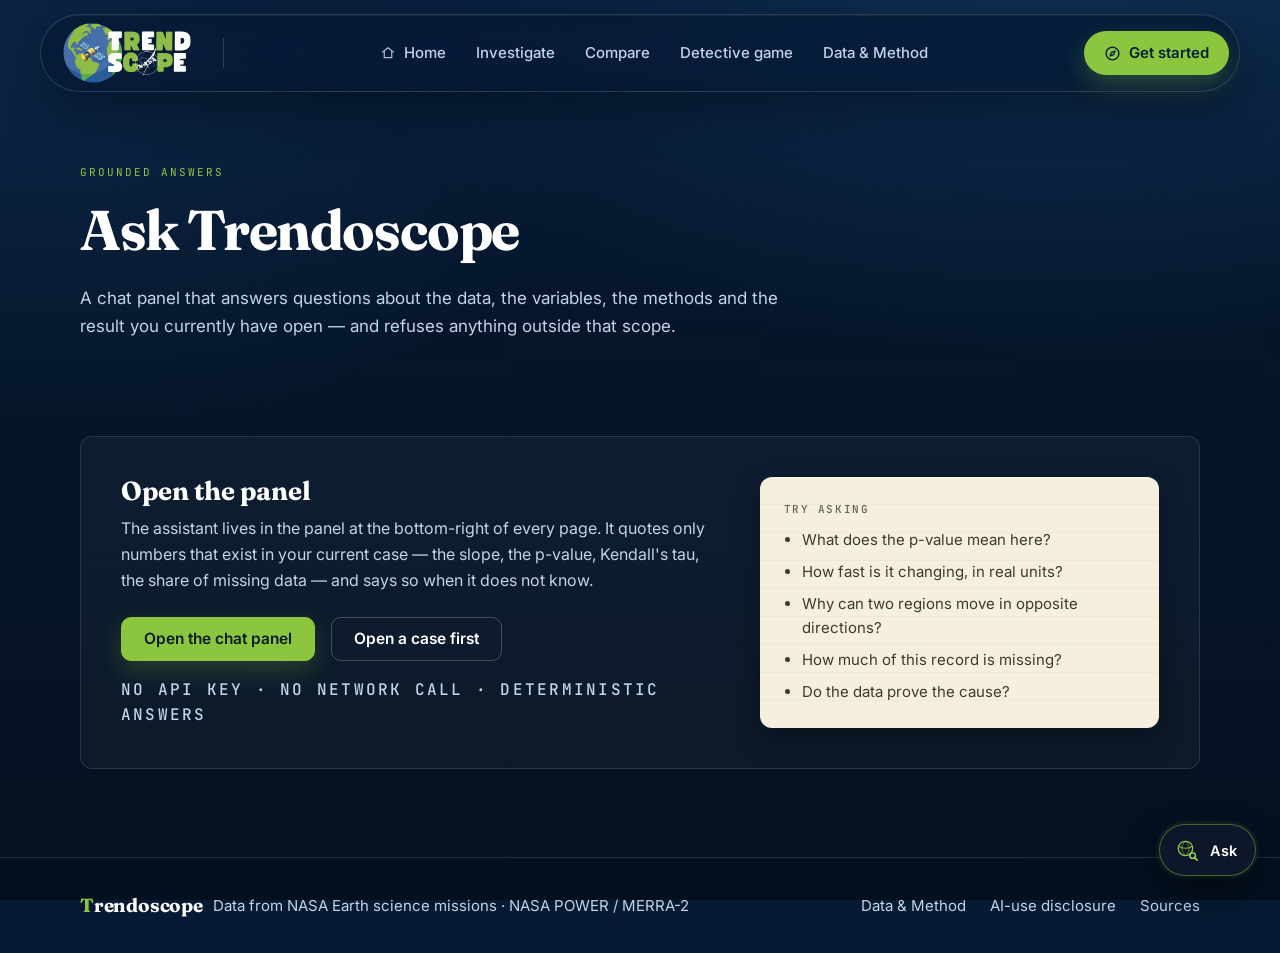
<file: ask.html>
<!DOCTYPE html>
<html lang="en">
<head>
<meta charset="UTF-8" />
<meta name="viewport" content="width=device-width, initial-scale=1.0" />
<title>Ask Trendoscope</title>
<meta name="description" content="Ask questions about the data, the variables and your results." />
<link rel="icon" href="data:image/svg+xml,%3Csvg xmlns='http://www.w3.org/2000/svg' viewBox='0 0 32 32'%3E%3Crect width='32' height='32' rx='9' fill='%23061A33'/%3E%3Ccircle cx='14.5' cy='14.5' r='6' fill='none' stroke='%238CC63F' stroke-width='2.4'/%3E%3Cline x1='19' y1='19' x2='24' y2='24' stroke='%238CC63F' stroke-width='2.4' stroke-linecap='round'/%3E%3C/svg%3E" />
<link rel="preconnect" href="https://fonts.googleapis.com" />
<link rel="preconnect" href="https://fonts.gstatic.com" crossorigin />
<link href="https://fonts.googleapis.com/css2?family=Fraunces:opsz,wght@9..144,400;9..144,600;9..144,700&family=Inter:wght@400;500;600&family=JetBrains+Mono:wght@400;500;700&display=swap" rel="stylesheet" />
<link rel="stylesheet" href="styles.css" />
</head>
<body class="page-ask">

<a class="skip-link" href="#main">Skip to content</a>

<header class="site-nav">
  <div class="nav-inner">
    <a class="brand" href="index.html" aria-label="Trendoscope — home">
      <img class="brand-logo" src="assets/logo.png" width="428" height="200" alt="Trendoscope" />
    </a>
    <span class="nav-divider" aria-hidden="true"></span>
    <nav class="nav-links" aria-label="Main navigation">
      <a href="index.html"><svg viewBox="0 0 24 24" width="16" height="16" fill="none" stroke="currentColor" stroke-width="1.9" stroke-linecap="round" stroke-linejoin="round" aria-hidden="true"><path d="M4 10.6 12 4l8 6.6"/><path d="M6.4 9.4V19h11.2V9.4"/></svg><span>Home</span></a>
      <a href="investigate.html"><span>Investigate</span></a>
      <a href="compare.html"><span>Compare</span></a>
      <a href="detective-game.html"><span>Detective game</span></a>
      <a href="data-method.html"><span>Data &amp; Method</span></a>
    </nav>
    <a class="nav-cta" href="investigate.html">
      <svg viewBox="0 0 24 24" width="17" height="17" fill="none" stroke="currentColor" stroke-width="2" stroke-linecap="round" stroke-linejoin="round" aria-hidden="true">
        <circle cx="12" cy="12" r="9"></circle><path d="M15.4 8.6 13.6 13.6 8.6 15.4 10.4 10.4Z"></path>
      </svg>
      <span>Get started</span>
    </a>
  </div>
</header>

<main id="main">
<section class="page-head">
  <div class="container">
    <p class="eyebrow">Grounded answers</p>
    <h1 class="page-title">Ask Trendoscope</h1>
    <p class="page-lede">
      A chat panel that answers questions about the data, the variables, the methods and the result you
      currently have open — and refuses anything outside that scope.
    </p>
  </div>
</section>

<section class="section--tight" style="padding-bottom: var(--s9)">
  <div class="container">
    <div class="glass-card ask-intro">
      <div class="ask-intro-copy">
        <h2 class="ask-intro-title">Open the panel</h2>
        <p>
          The assistant lives in the panel at the bottom-right of every page. It quotes only numbers that exist
          in your current case — the slope, the p-value, Kendall's tau, the share of missing data — and says so
          when it does not know.
        </p>
        <div class="ask-intro-actions">
          <button class="btn btn-primary" type="button" id="open-ask">Open the chat panel</button>
          <a class="btn btn-ghost" href="investigate.html">Open a case first</a>
        </div>
        <p class="ask-intro-note mono">No API key · no network call · deterministic answers</p>
      </div>
      <div class="ask-intro-side">
        <div class="paper" style="padding: var(--s3)">
          <p class="mono" style="color:#6B6250">Try asking</p>
          <ul class="ask-examples">
            <li>What does the p-value mean here?</li>
            <li>How fast is it changing, in real units?</li>
            <li>Why can two regions move in opposite directions?</li>
            <li>How much of this record is missing?</li>
            <li>Do the data prove the cause?</li>
          </ul>
        </div>
      </div>
    </div>
  </div>
</section>

</main>

<footer class="site-footer">
  <div class="container footer-inner">
    <p class="footer-left">
      <span class="footer-word">Trendoscope</span>
      Data from NASA Earth science missions · NASA POWER / MERRA-2
    </p>
    <nav class="footer-links" aria-label="Footer navigation">
      <a href="data-method.html">Data &amp; Method</a>
      <a href="data-method.html#ai-use">AI-use disclosure</a>
      <a href="data-method.html#sources">Sources</a>
    </nav>
  </div>
</footer>

<!-- Ask Trendoscope: floating button + side panel (available on every page) -->
<button class="ask-fab" aria-expanded="false" aria-controls="ask-panel" aria-label="Ask Trendoscope">
  <svg viewBox="0 0 34 34" width="26" height="26" fill="none" stroke-linecap="round" stroke-linejoin="round" aria-hidden="true"><circle cx="15" cy="15" r="9.4" stroke="#8CC63F" stroke-width="1.7"/><path d="M6.6 12.4c2.4 1.6 5.2 2.4 8.4 2.4s6-.8 8.4-2.4" stroke="#8CC63F" stroke-width="1.4" opacity="0.85"/><path d="M15 5.6c3.2 2.8 4.8 6 4.8 9.4S18.2 21.6 15 24.4c-3.2-2.8-4.8-6-4.8-9.4S11.8 8.4 15 5.6Z" stroke="#8CC63F" stroke-width="1.2" opacity="0.6"/><circle cx="24.4" cy="24.4" r="3.6" fill="#061A33" stroke="#A6D955" stroke-width="1.8"/><line x1="27" y1="27" x2="30.2" y2="30.2" stroke="#A6D955" stroke-width="2"/></svg>
  <span>Ask</span>
</button>

<aside class="ask-panel" id="ask-panel" aria-hidden="true" aria-label="Ask Trendoscope">
  <div class="ask-head">
    <div class="ask-head-title"><svg viewBox="0 0 34 34" width="26" height="26" fill="none" stroke-linecap="round" stroke-linejoin="round" aria-hidden="true"><circle cx="15" cy="15" r="9.4" stroke="#8CC63F" stroke-width="1.7"/><path d="M6.6 12.4c2.4 1.6 5.2 2.4 8.4 2.4s6-.8 8.4-2.4" stroke="#8CC63F" stroke-width="1.4" opacity="0.85"/><path d="M15 5.6c3.2 2.8 4.8 6 4.8 9.4S18.2 21.6 15 24.4c-3.2-2.8-4.8-6-4.8-9.4S11.8 8.4 15 5.6Z" stroke="#8CC63F" stroke-width="1.2" opacity="0.6"/><circle cx="24.4" cy="24.4" r="3.6" fill="#061A33" stroke="#A6D955" stroke-width="1.8"/><line x1="27" y1="27" x2="30.2" y2="30.2" stroke="#A6D955" stroke-width="2"/></svg><span>Ask Trendoscope</span></div>
    <button class="ask-close" type="button" aria-label="Close chat"><svg viewBox="0 0 24 24" width="18" height="18" fill="none" stroke="currentColor" stroke-width="2" stroke-linecap="round"><line x1="6" y1="6" x2="18" y2="18"/><line x1="18" y1="6" x2="6" y2="18"/></svg></button>
  </div>
  <div class="ask-context">Ask about the data, a method, or the result you have open.</div>
  <div class="chat" role="log" aria-live="polite"></div>
  <div class="ask-suggest">
    <button class="chip" type="button" data-q="What does this p-value mean?">What does the p-value mean?</button>
    <button class="chip" type="button" data-q="Why do the two regions differ?">Why do regions differ?</button>
    <button class="chip" type="button" data-q="Where does the data come from?">Where does the data come from?</button>
  </div>
  <form class="ask-form" id="ask-form">
    <label class="sr-only" for="ask-input">Ask a question</label>
    <input class="input ask-input" id="ask-input" type="text" placeholder="Ask about the data…" autocomplete="off" />
    <button class="ask-send" type="submit" aria-label="Send question"><svg viewBox="0 0 24 24" width="18" height="18" fill="none" stroke="currentColor" stroke-width="2" stroke-linecap="round" stroke-linejoin="round"><line x1="4" y1="12" x2="20" y2="12"/><polyline points="13 5 20 12 13 19"/></svg></button>
  </form>
</aside>

<div class="toast-wrap" aria-live="polite"></div>

<script src="data-core.js"></script>
<script src="data-monthly.js"></script>
<script src="app.js"></script>
<script src="ask-page.js"></script>
</body>
</html>
</file>
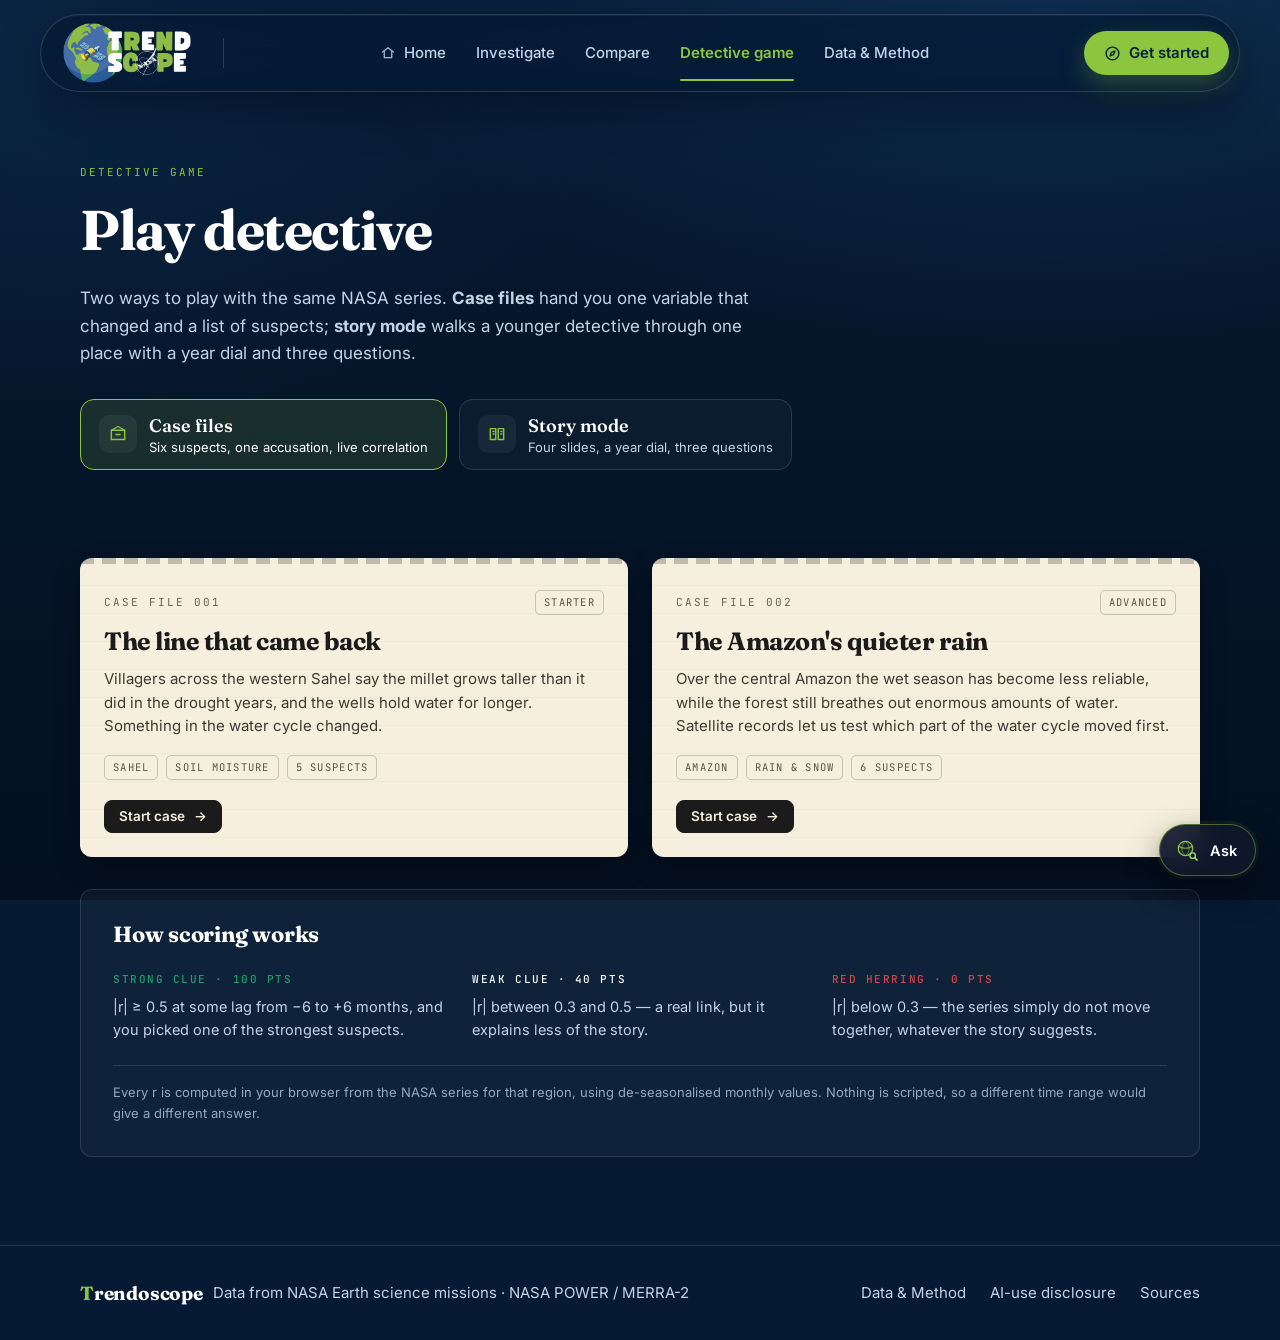
<file: case.html>
<!DOCTYPE html>
<html lang="en">
<head>
<meta charset="UTF-8" />
<meta name="viewport" content="width=device-width, initial-scale=1.0" />
<title>Detective game — Trendoscope</title>
<meta name="description" content="Moved to the detective game." />
<link rel="icon" href="data:image/svg+xml,%3Csvg xmlns='http://www.w3.org/2000/svg' viewBox='0 0 32 32'%3E%3Crect width='32' height='32' rx='9' fill='%23061A33'/%3E%3Ccircle cx='14.5' cy='14.5' r='6' fill='none' stroke='%238CC63F' stroke-width='2.4'/%3E%3Cline x1='19' y1='19' x2='24' y2='24' stroke='%238CC63F' stroke-width='2.4' stroke-linecap='round'/%3E%3C/svg%3E" />
<link rel="preconnect" href="https://fonts.googleapis.com" />
<link rel="preconnect" href="https://fonts.gstatic.com" crossorigin />
<link href="https://fonts.googleapis.com/css2?family=Fraunces:opsz,wght@9..144,400;9..144,600;9..144,700&family=Inter:wght@400;500;600&family=JetBrains+Mono:wght@400;500;700&display=swap" rel="stylesheet" />
<link rel="stylesheet" href="styles.css" />
</head>
<body class="page-redirect">

<a class="skip-link" href="#main">Skip to content</a>

<header class="site-nav">
  <div class="nav-inner">
    <a class="brand" href="index.html" aria-label="Trendoscope — home">
      <img class="brand-logo" src="assets/logo.png" width="428" height="200" alt="Trendoscope" />
    </a>
    <span class="nav-divider" aria-hidden="true"></span>
    <nav class="nav-links" aria-label="Main navigation">
      <a href="index.html"><svg viewBox="0 0 24 24" width="16" height="16" fill="none" stroke="currentColor" stroke-width="1.9" stroke-linecap="round" stroke-linejoin="round" aria-hidden="true"><path d="M4 10.6 12 4l8 6.6"/><path d="M6.4 9.4V19h11.2V9.4"/></svg><span>Home</span></a>
      <a href="investigate.html"><span>Investigate</span></a>
      <a href="compare.html"><span>Compare</span></a>
      <a href="detective-game.html" class="is-active" aria-current="page"><span>Detective game</span></a>
      <a href="data-method.html"><span>Data &amp; Method</span></a>
    </nav>
    <a class="nav-cta" href="investigate.html">
      <svg viewBox="0 0 24 24" width="17" height="17" fill="none" stroke="currentColor" stroke-width="2" stroke-linecap="round" stroke-linejoin="round" aria-hidden="true">
        <circle cx="12" cy="12" r="9"></circle><path d="M15.4 8.6 13.6 13.6 8.6 15.4 10.4 10.4Z"></path>
      </svg>
      <span>Get started</span>
    </a>
  </div>
</header>

<main id="main">
<section class="page-head">
  <div class="container">
    <p class="eyebrow">This page has moved</p>
    <h1 class="page-title">Case files are part of the Detective game now</h1>
    <p class="page-lede">Taking you to the same case file inside the Detective game.</p>
    <p><a class="btn btn-primary" href="detective-game.html">Open the Detective game <span aria-hidden="true">→</span></a></p>
    <script>location.replace("detective-game.html" + (location.search || ""));</script>
  </div>
</section>

</main>

<footer class="site-footer">
  <div class="container footer-inner">
    <p class="footer-left">
      <span class="footer-word">Trendoscope</span>
      Data from NASA Earth science missions · NASA POWER / MERRA-2
    </p>
    <nav class="footer-links" aria-label="Footer navigation">
      <a href="data-method.html">Data &amp; Method</a>
      <a href="data-method.html#ai-use">AI-use disclosure</a>
      <a href="data-method.html#sources">Sources</a>
    </nav>
  </div>
</footer>

<!-- Ask Trendoscope: floating button + side panel (available on every page) -->
<button class="ask-fab" aria-expanded="false" aria-controls="ask-panel" aria-label="Ask Trendoscope">
  <svg viewBox="0 0 34 34" width="26" height="26" fill="none" stroke-linecap="round" stroke-linejoin="round" aria-hidden="true"><circle cx="15" cy="15" r="9.4" stroke="#8CC63F" stroke-width="1.7"/><path d="M6.6 12.4c2.4 1.6 5.2 2.4 8.4 2.4s6-.8 8.4-2.4" stroke="#8CC63F" stroke-width="1.4" opacity="0.85"/><path d="M15 5.6c3.2 2.8 4.8 6 4.8 9.4S18.2 21.6 15 24.4c-3.2-2.8-4.8-6-4.8-9.4S11.8 8.4 15 5.6Z" stroke="#8CC63F" stroke-width="1.2" opacity="0.6"/><circle cx="24.4" cy="24.4" r="3.6" fill="#061A33" stroke="#A6D955" stroke-width="1.8"/><line x1="27" y1="27" x2="30.2" y2="30.2" stroke="#A6D955" stroke-width="2"/></svg>
  <span>Ask</span>
</button>

<aside class="ask-panel" id="ask-panel" aria-hidden="true" aria-label="Ask Trendoscope">
  <div class="ask-head">
    <div class="ask-head-title"><svg viewBox="0 0 34 34" width="26" height="26" fill="none" stroke-linecap="round" stroke-linejoin="round" aria-hidden="true"><circle cx="15" cy="15" r="9.4" stroke="#8CC63F" stroke-width="1.7"/><path d="M6.6 12.4c2.4 1.6 5.2 2.4 8.4 2.4s6-.8 8.4-2.4" stroke="#8CC63F" stroke-width="1.4" opacity="0.85"/><path d="M15 5.6c3.2 2.8 4.8 6 4.8 9.4S18.2 21.6 15 24.4c-3.2-2.8-4.8-6-4.8-9.4S11.8 8.4 15 5.6Z" stroke="#8CC63F" stroke-width="1.2" opacity="0.6"/><circle cx="24.4" cy="24.4" r="3.6" fill="#061A33" stroke="#A6D955" stroke-width="1.8"/><line x1="27" y1="27" x2="30.2" y2="30.2" stroke="#A6D955" stroke-width="2"/></svg><span>Ask Trendoscope</span></div>
    <button class="ask-close" type="button" aria-label="Close chat"><svg viewBox="0 0 24 24" width="18" height="18" fill="none" stroke="currentColor" stroke-width="2" stroke-linecap="round"><line x1="6" y1="6" x2="18" y2="18"/><line x1="18" y1="6" x2="6" y2="18"/></svg></button>
  </div>
  <div class="ask-context">Ask about the data, a method, or the result you have open.</div>
  <div class="chat" role="log" aria-live="polite"></div>
  <div class="ask-suggest">
    <button class="chip" type="button" data-q="What does this p-value mean?">What does the p-value mean?</button>
    <button class="chip" type="button" data-q="Why do the two regions differ?">Why do regions differ?</button>
    <button class="chip" type="button" data-q="Where does the data come from?">Where does the data come from?</button>
  </div>
  <form class="ask-form" id="ask-form">
    <label class="sr-only" for="ask-input">Ask a question</label>
    <input class="input ask-input" id="ask-input" type="text" placeholder="Ask about the data…" autocomplete="off" />
    <button class="ask-send" type="submit" aria-label="Send question"><svg viewBox="0 0 24 24" width="18" height="18" fill="none" stroke="currentColor" stroke-width="2" stroke-linecap="round" stroke-linejoin="round"><line x1="4" y1="12" x2="20" y2="12"/><polyline points="13 5 20 12 13 19"/></svg></button>
  </form>
</aside>

<div class="toast-wrap" aria-live="polite"></div>

<script src="data-core.js"></script>
<script src="data-monthly.js"></script>
<script src="app.js"></script>

</body>
</html>
</file>
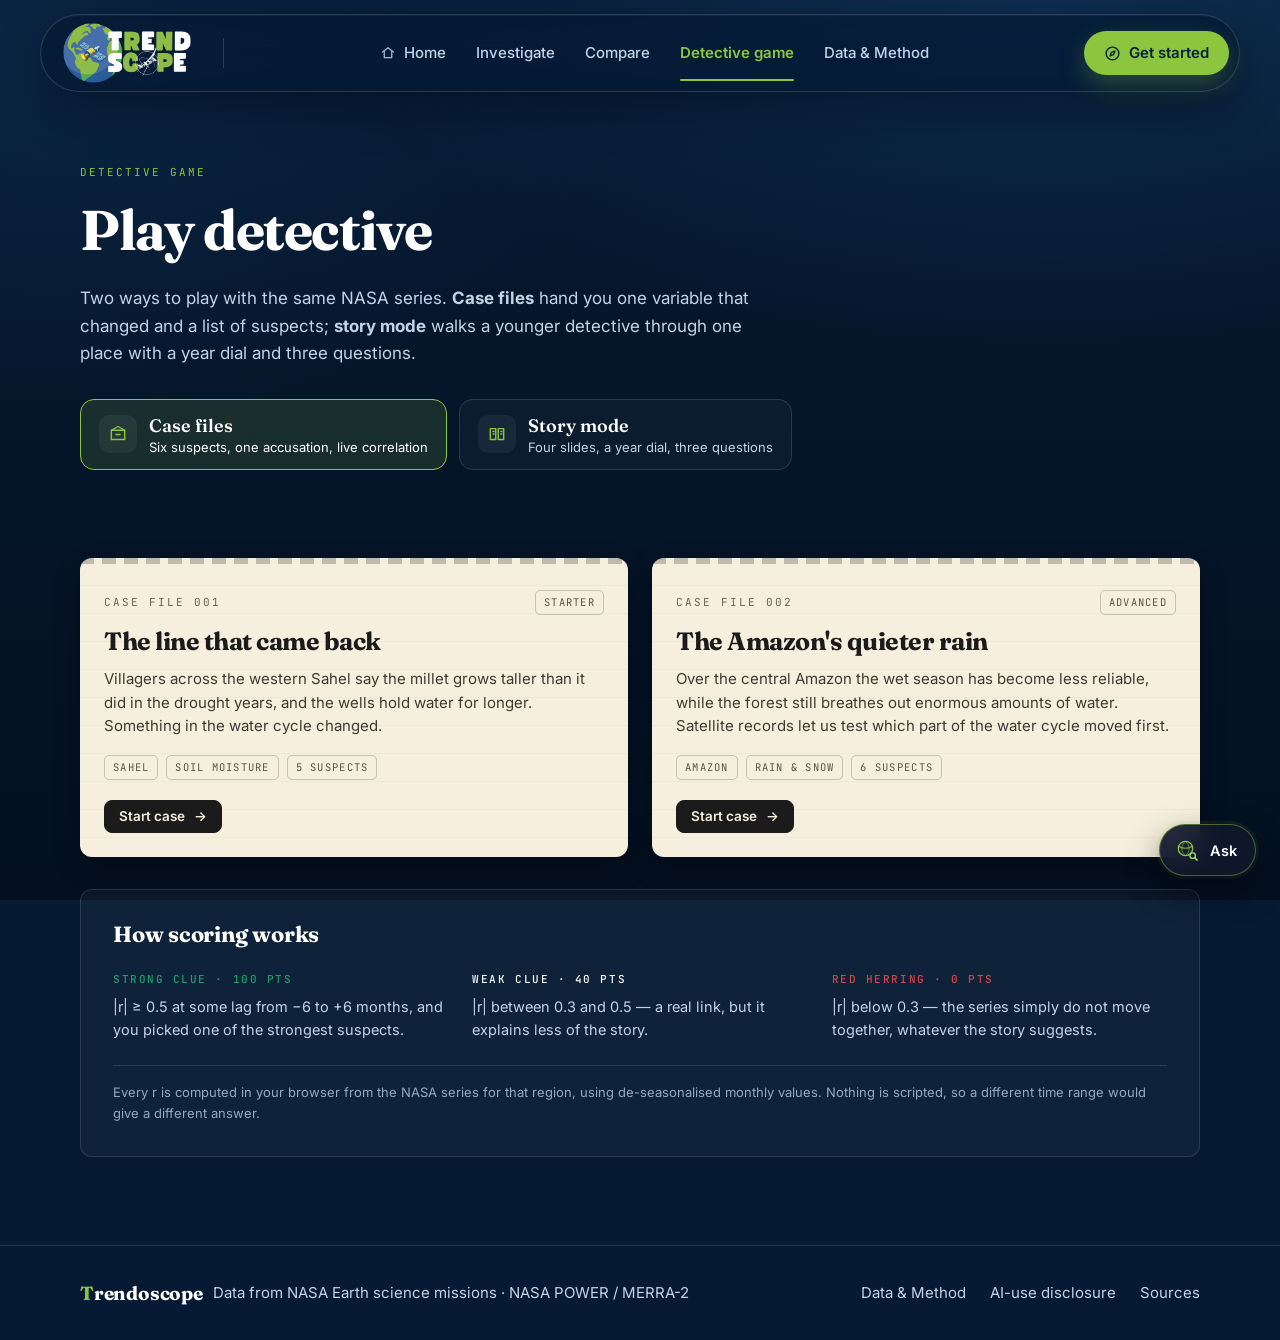
<file: cases.html>
<!DOCTYPE html>
<html lang="en">
<head>
<meta charset="UTF-8" />
<meta name="viewport" content="width=device-width, initial-scale=1.0" />
<title>Detective game — Trendoscope</title>
<meta name="description" content="Moved to the detective game." />
<link rel="icon" href="data:image/svg+xml,%3Csvg xmlns='http://www.w3.org/2000/svg' viewBox='0 0 32 32'%3E%3Crect width='32' height='32' rx='9' fill='%23061A33'/%3E%3Ccircle cx='14.5' cy='14.5' r='6' fill='none' stroke='%238CC63F' stroke-width='2.4'/%3E%3Cline x1='19' y1='19' x2='24' y2='24' stroke='%238CC63F' stroke-width='2.4' stroke-linecap='round'/%3E%3C/svg%3E" />
<link rel="preconnect" href="https://fonts.googleapis.com" />
<link rel="preconnect" href="https://fonts.gstatic.com" crossorigin />
<link href="https://fonts.googleapis.com/css2?family=Fraunces:opsz,wght@9..144,400;9..144,600;9..144,700&family=Inter:wght@400;500;600&family=JetBrains+Mono:wght@400;500;700&display=swap" rel="stylesheet" />
<link rel="stylesheet" href="styles.css" />
</head>
<body class="page-redirect">

<a class="skip-link" href="#main">Skip to content</a>

<header class="site-nav">
  <div class="nav-inner">
    <a class="brand" href="index.html" aria-label="Trendoscope — home">
      <img class="brand-logo" src="assets/logo.png" width="428" height="200" alt="Trendoscope" />
    </a>
    <span class="nav-divider" aria-hidden="true"></span>
    <nav class="nav-links" aria-label="Main navigation">
      <a href="index.html"><svg viewBox="0 0 24 24" width="16" height="16" fill="none" stroke="currentColor" stroke-width="1.9" stroke-linecap="round" stroke-linejoin="round" aria-hidden="true"><path d="M4 10.6 12 4l8 6.6"/><path d="M6.4 9.4V19h11.2V9.4"/></svg><span>Home</span></a>
      <a href="investigate.html"><span>Investigate</span></a>
      <a href="compare.html"><span>Compare</span></a>
      <a href="detective-game.html" class="is-active" aria-current="page"><span>Detective game</span></a>
      <a href="data-method.html"><span>Data &amp; Method</span></a>
    </nav>
    <a class="nav-cta" href="investigate.html">
      <svg viewBox="0 0 24 24" width="17" height="17" fill="none" stroke="currentColor" stroke-width="2" stroke-linecap="round" stroke-linejoin="round" aria-hidden="true">
        <circle cx="12" cy="12" r="9"></circle><path d="M15.4 8.6 13.6 13.6 8.6 15.4 10.4 10.4Z"></path>
      </svg>
      <span>Get started</span>
    </a>
  </div>
</header>

<main id="main">
<section class="page-head">
  <div class="container">
    <p class="eyebrow">This page has moved</p>
    <h1 class="page-title">The case files are part of the Detective game now</h1>
    <p class="page-lede">
      Case files and story mode live together on one page. If you are not redirected automatically,
      use the button below.
    </p>
    <p><a class="btn btn-primary" href="detective-game.html">Open the Detective game <span aria-hidden="true">→</span></a></p>
    <script>location.replace("detective-game.html" + (location.search || ""));</script>
  </div>
</section>

</main>

<footer class="site-footer">
  <div class="container footer-inner">
    <p class="footer-left">
      <span class="footer-word">Trendoscope</span>
      Data from NASA Earth science missions · NASA POWER / MERRA-2
    </p>
    <nav class="footer-links" aria-label="Footer navigation">
      <a href="data-method.html">Data &amp; Method</a>
      <a href="data-method.html#ai-use">AI-use disclosure</a>
      <a href="data-method.html#sources">Sources</a>
    </nav>
  </div>
</footer>

<!-- Ask Trendoscope: floating button + side panel (available on every page) -->
<button class="ask-fab" aria-expanded="false" aria-controls="ask-panel" aria-label="Ask Trendoscope">
  <svg viewBox="0 0 34 34" width="26" height="26" fill="none" stroke-linecap="round" stroke-linejoin="round" aria-hidden="true"><circle cx="15" cy="15" r="9.4" stroke="#8CC63F" stroke-width="1.7"/><path d="M6.6 12.4c2.4 1.6 5.2 2.4 8.4 2.4s6-.8 8.4-2.4" stroke="#8CC63F" stroke-width="1.4" opacity="0.85"/><path d="M15 5.6c3.2 2.8 4.8 6 4.8 9.4S18.2 21.6 15 24.4c-3.2-2.8-4.8-6-4.8-9.4S11.8 8.4 15 5.6Z" stroke="#8CC63F" stroke-width="1.2" opacity="0.6"/><circle cx="24.4" cy="24.4" r="3.6" fill="#061A33" stroke="#A6D955" stroke-width="1.8"/><line x1="27" y1="27" x2="30.2" y2="30.2" stroke="#A6D955" stroke-width="2"/></svg>
  <span>Ask</span>
</button>

<aside class="ask-panel" id="ask-panel" aria-hidden="true" aria-label="Ask Trendoscope">
  <div class="ask-head">
    <div class="ask-head-title"><svg viewBox="0 0 34 34" width="26" height="26" fill="none" stroke-linecap="round" stroke-linejoin="round" aria-hidden="true"><circle cx="15" cy="15" r="9.4" stroke="#8CC63F" stroke-width="1.7"/><path d="M6.6 12.4c2.4 1.6 5.2 2.4 8.4 2.4s6-.8 8.4-2.4" stroke="#8CC63F" stroke-width="1.4" opacity="0.85"/><path d="M15 5.6c3.2 2.8 4.8 6 4.8 9.4S18.2 21.6 15 24.4c-3.2-2.8-4.8-6-4.8-9.4S11.8 8.4 15 5.6Z" stroke="#8CC63F" stroke-width="1.2" opacity="0.6"/><circle cx="24.4" cy="24.4" r="3.6" fill="#061A33" stroke="#A6D955" stroke-width="1.8"/><line x1="27" y1="27" x2="30.2" y2="30.2" stroke="#A6D955" stroke-width="2"/></svg><span>Ask Trendoscope</span></div>
    <button class="ask-close" type="button" aria-label="Close chat"><svg viewBox="0 0 24 24" width="18" height="18" fill="none" stroke="currentColor" stroke-width="2" stroke-linecap="round"><line x1="6" y1="6" x2="18" y2="18"/><line x1="18" y1="6" x2="6" y2="18"/></svg></button>
  </div>
  <div class="ask-context">Ask about the data, a method, or the result you have open.</div>
  <div class="chat" role="log" aria-live="polite"></div>
  <div class="ask-suggest">
    <button class="chip" type="button" data-q="What does this p-value mean?">What does the p-value mean?</button>
    <button class="chip" type="button" data-q="Why do the two regions differ?">Why do regions differ?</button>
    <button class="chip" type="button" data-q="Where does the data come from?">Where does the data come from?</button>
  </div>
  <form class="ask-form" id="ask-form">
    <label class="sr-only" for="ask-input">Ask a question</label>
    <input class="input ask-input" id="ask-input" type="text" placeholder="Ask about the data…" autocomplete="off" />
    <button class="ask-send" type="submit" aria-label="Send question"><svg viewBox="0 0 24 24" width="18" height="18" fill="none" stroke="currentColor" stroke-width="2" stroke-linecap="round" stroke-linejoin="round"><line x1="4" y1="12" x2="20" y2="12"/><polyline points="13 5 20 12 13 19"/></svg></button>
  </form>
</aside>

<div class="toast-wrap" aria-live="polite"></div>

<script src="data-core.js"></script>
<script src="data-monthly.js"></script>
<script src="app.js"></script>

</body>
</html>
</file>
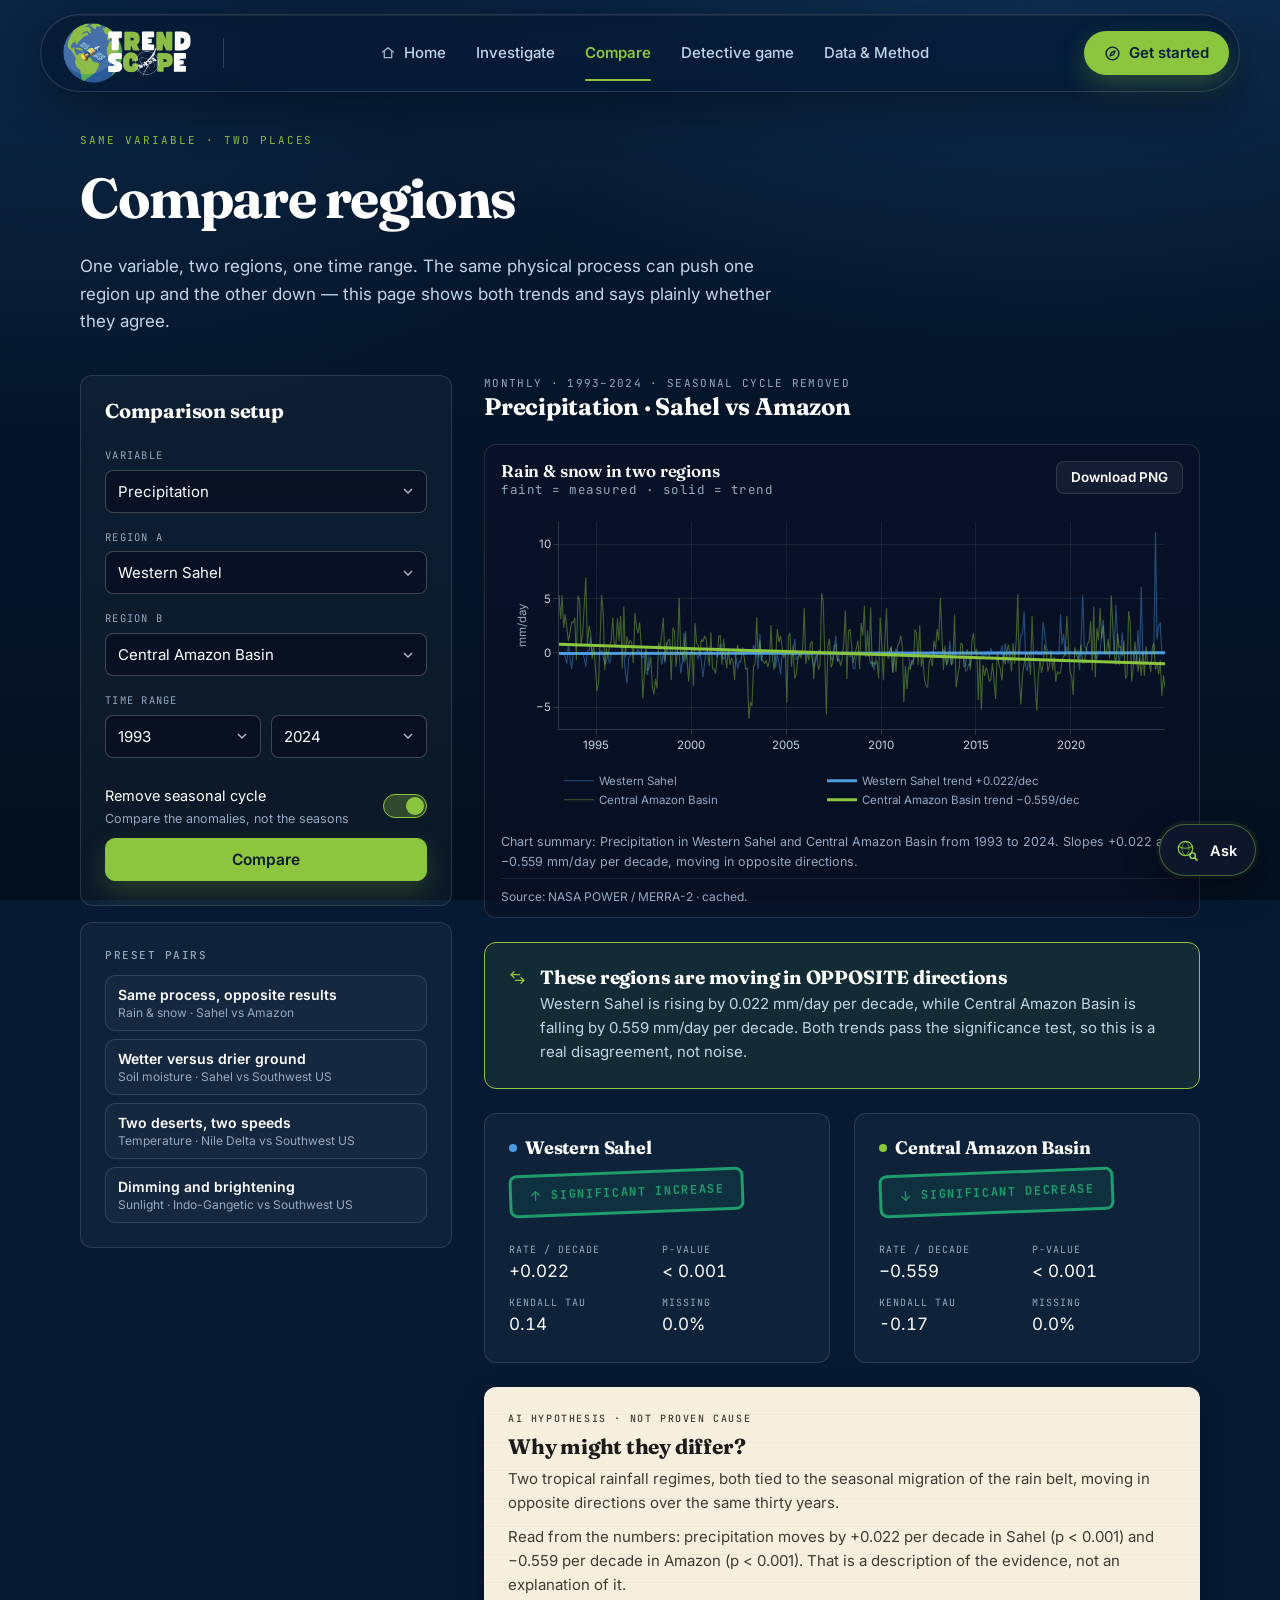
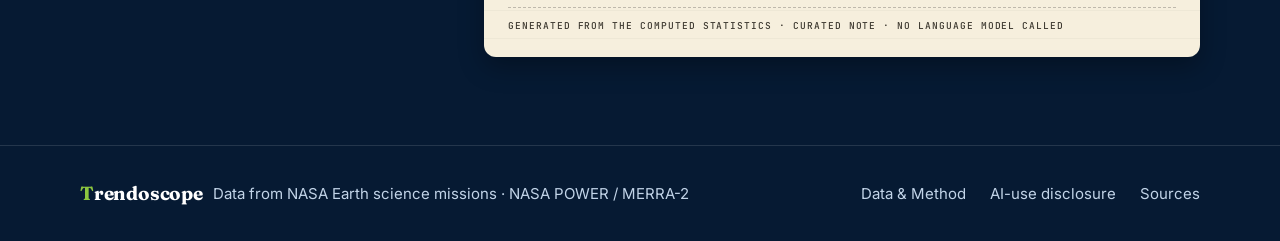
<file: compare.html>
<!DOCTYPE html>
<html lang="en">
<head>
<meta charset="UTF-8" />
<meta name="viewport" content="width=device-width, initial-scale=1.0" />
<title>Compare regions — Trendoscope</title>
<meta name="description" content="Put two regions side by side and see whether their trends agree or move in opposite directions." />
<link rel="icon" href="data:image/svg+xml,%3Csvg xmlns='http://www.w3.org/2000/svg' viewBox='0 0 32 32'%3E%3Crect width='32' height='32' rx='9' fill='%23061A33'/%3E%3Ccircle cx='14.5' cy='14.5' r='6' fill='none' stroke='%238CC63F' stroke-width='2.4'/%3E%3Cline x1='19' y1='19' x2='24' y2='24' stroke='%238CC63F' stroke-width='2.4' stroke-linecap='round'/%3E%3C/svg%3E" />
<link rel="preconnect" href="https://fonts.googleapis.com" />
<link rel="preconnect" href="https://fonts.gstatic.com" crossorigin />
<link href="https://fonts.googleapis.com/css2?family=Fraunces:opsz,wght@9..144,400;9..144,600;9..144,700&family=Inter:wght@400;500;600&family=JetBrains+Mono:wght@400;500;700&display=swap" rel="stylesheet" />
<link rel="stylesheet" href="styles.css" />
</head>
<body class="page-compare">

<a class="skip-link" href="#main">Skip to content</a>

<header class="site-nav">
  <div class="nav-inner">
    <a class="brand" href="index.html" aria-label="Trendoscope — home">
      <img class="brand-logo" src="assets/logo.png" width="428" height="200" alt="Trendoscope" />
    </a>
    <span class="nav-divider" aria-hidden="true"></span>
    <nav class="nav-links" aria-label="Main navigation">
      <a href="index.html"><svg viewBox="0 0 24 24" width="16" height="16" fill="none" stroke="currentColor" stroke-width="1.9" stroke-linecap="round" stroke-linejoin="round" aria-hidden="true"><path d="M4 10.6 12 4l8 6.6"/><path d="M6.4 9.4V19h11.2V9.4"/></svg><span>Home</span></a>
      <a href="investigate.html"><span>Investigate</span></a>
      <a href="compare.html" class="is-active" aria-current="page"><span>Compare</span></a>
      <a href="detective-game.html"><span>Detective game</span></a>
      <a href="data-method.html"><span>Data &amp; Method</span></a>
    </nav>
    <a class="nav-cta" href="investigate.html">
      <svg viewBox="0 0 24 24" width="17" height="17" fill="none" stroke="currentColor" stroke-width="2" stroke-linecap="round" stroke-linejoin="round" aria-hidden="true">
        <circle cx="12" cy="12" r="9"></circle><path d="M15.4 8.6 13.6 13.6 8.6 15.4 10.4 10.4Z"></path>
      </svg>
      <span>Get started</span>
    </a>
  </div>
</header>

<main id="main">
<div class="app-shell">
  <div class="container">

    <div class="app-head">
      <div>
        <p class="eyebrow">Same variable · two places</p>
        <h1 class="page-title">Compare regions</h1>
        <p class="page-lede">
          One variable, two regions, one time range. The same physical process can push one region up and the
          other down — this page shows both trends and says plainly whether they agree.
        </p>
      </div>
    </div>

    <div class="app-grid">

      <aside class="app-aside">
        <form class="glass-card setup" id="compare-setup" novalidate>
          <div class="setup-head">
            <h2 class="setup-title">Comparison setup</h2>
          </div>

          <div class="field">
            <div class="field-label"><label for="c-variable">Variable</label></div>
            <select class="select" id="c-variable"></select>
          </div>

          <div class="field">
            <div class="field-label"><label for="c-a">Region A</label></div>
            <select class="select" id="c-a"></select>
          </div>

          <div class="field">
            <div class="field-label"><label for="c-b">Region B</label></div>
            <select class="select" id="c-b"></select>
          </div>

          <div class="field">
            <div class="field-label"><span>Time range</span></div>
            <div class="range-row">
              <select class="select" id="c-from" aria-label="Start year"></select>
              <select class="select" id="c-to" aria-label="End year"></select>
            </div>
          </div>

          <div class="switch">
            <span>
              <span class="switch-label">Remove seasonal cycle</span>
              <span class="switch-sub">Compare the anomalies, not the seasons</span>
            </span>
            <button class="toggle" id="c-deseason" type="button" aria-pressed="true" aria-labelledby="c-deseason-label">
              <span class="sr-only" id="c-deseason-label">Remove seasonal cycle</span>
            </button>
          </div>

          <button class="btn btn-primary btn-block" type="submit">Compare</button>
        </form>

        <div class="glass-card preset-block">
          <p class="mono dim" style="margin-bottom:10px">Preset pairs</p>
          <div class="preset-list" id="presets"></div>
        </div>
      </aside>

      <section class="results" id="compare-results" aria-live="polite"></section>
    </div>
  </div>
</div>

</main>

<footer class="site-footer">
  <div class="container footer-inner">
    <p class="footer-left">
      <span class="footer-word">Trendoscope</span>
      Data from NASA Earth science missions · NASA POWER / MERRA-2
    </p>
    <nav class="footer-links" aria-label="Footer navigation">
      <a href="data-method.html">Data &amp; Method</a>
      <a href="data-method.html#ai-use">AI-use disclosure</a>
      <a href="data-method.html#sources">Sources</a>
    </nav>
  </div>
</footer>

<!-- Ask Trendoscope: floating button + side panel (available on every page) -->
<button class="ask-fab" aria-expanded="false" aria-controls="ask-panel" aria-label="Ask Trendoscope">
  <svg viewBox="0 0 34 34" width="26" height="26" fill="none" stroke-linecap="round" stroke-linejoin="round" aria-hidden="true"><circle cx="15" cy="15" r="9.4" stroke="#8CC63F" stroke-width="1.7"/><path d="M6.6 12.4c2.4 1.6 5.2 2.4 8.4 2.4s6-.8 8.4-2.4" stroke="#8CC63F" stroke-width="1.4" opacity="0.85"/><path d="M15 5.6c3.2 2.8 4.8 6 4.8 9.4S18.2 21.6 15 24.4c-3.2-2.8-4.8-6-4.8-9.4S11.8 8.4 15 5.6Z" stroke="#8CC63F" stroke-width="1.2" opacity="0.6"/><circle cx="24.4" cy="24.4" r="3.6" fill="#061A33" stroke="#A6D955" stroke-width="1.8"/><line x1="27" y1="27" x2="30.2" y2="30.2" stroke="#A6D955" stroke-width="2"/></svg>
  <span>Ask</span>
</button>

<aside class="ask-panel" id="ask-panel" aria-hidden="true" aria-label="Ask Trendoscope">
  <div class="ask-head">
    <div class="ask-head-title"><svg viewBox="0 0 34 34" width="26" height="26" fill="none" stroke-linecap="round" stroke-linejoin="round" aria-hidden="true"><circle cx="15" cy="15" r="9.4" stroke="#8CC63F" stroke-width="1.7"/><path d="M6.6 12.4c2.4 1.6 5.2 2.4 8.4 2.4s6-.8 8.4-2.4" stroke="#8CC63F" stroke-width="1.4" opacity="0.85"/><path d="M15 5.6c3.2 2.8 4.8 6 4.8 9.4S18.2 21.6 15 24.4c-3.2-2.8-4.8-6-4.8-9.4S11.8 8.4 15 5.6Z" stroke="#8CC63F" stroke-width="1.2" opacity="0.6"/><circle cx="24.4" cy="24.4" r="3.6" fill="#061A33" stroke="#A6D955" stroke-width="1.8"/><line x1="27" y1="27" x2="30.2" y2="30.2" stroke="#A6D955" stroke-width="2"/></svg><span>Ask Trendoscope</span></div>
    <button class="ask-close" type="button" aria-label="Close chat"><svg viewBox="0 0 24 24" width="18" height="18" fill="none" stroke="currentColor" stroke-width="2" stroke-linecap="round"><line x1="6" y1="6" x2="18" y2="18"/><line x1="18" y1="6" x2="6" y2="18"/></svg></button>
  </div>
  <div class="ask-context">Ask about the data, a method, or the result you have open.</div>
  <div class="chat" role="log" aria-live="polite"></div>
  <div class="ask-suggest">
    <button class="chip" type="button" data-q="What does this p-value mean?">What does the p-value mean?</button>
    <button class="chip" type="button" data-q="Why do the two regions differ?">Why do regions differ?</button>
    <button class="chip" type="button" data-q="Where does the data come from?">Where does the data come from?</button>
  </div>
  <form class="ask-form" id="ask-form">
    <label class="sr-only" for="ask-input">Ask a question</label>
    <input class="input ask-input" id="ask-input" type="text" placeholder="Ask about the data…" autocomplete="off" />
    <button class="ask-send" type="submit" aria-label="Send question"><svg viewBox="0 0 24 24" width="18" height="18" fill="none" stroke="currentColor" stroke-width="2" stroke-linecap="round" stroke-linejoin="round"><line x1="4" y1="12" x2="20" y2="12"/><polyline points="13 5 20 12 13 19"/></svg></button>
  </form>
</aside>

<div class="toast-wrap" aria-live="polite"></div>

<script src="data-core.js"></script>
<script src="data-monthly.js"></script>
<script src="app.js"></script>
<script src="vendor/plotly.min.js"></script>
<script src="charts.js"></script>
<script src="compare.js"></script>
</body>
</html>
</file>
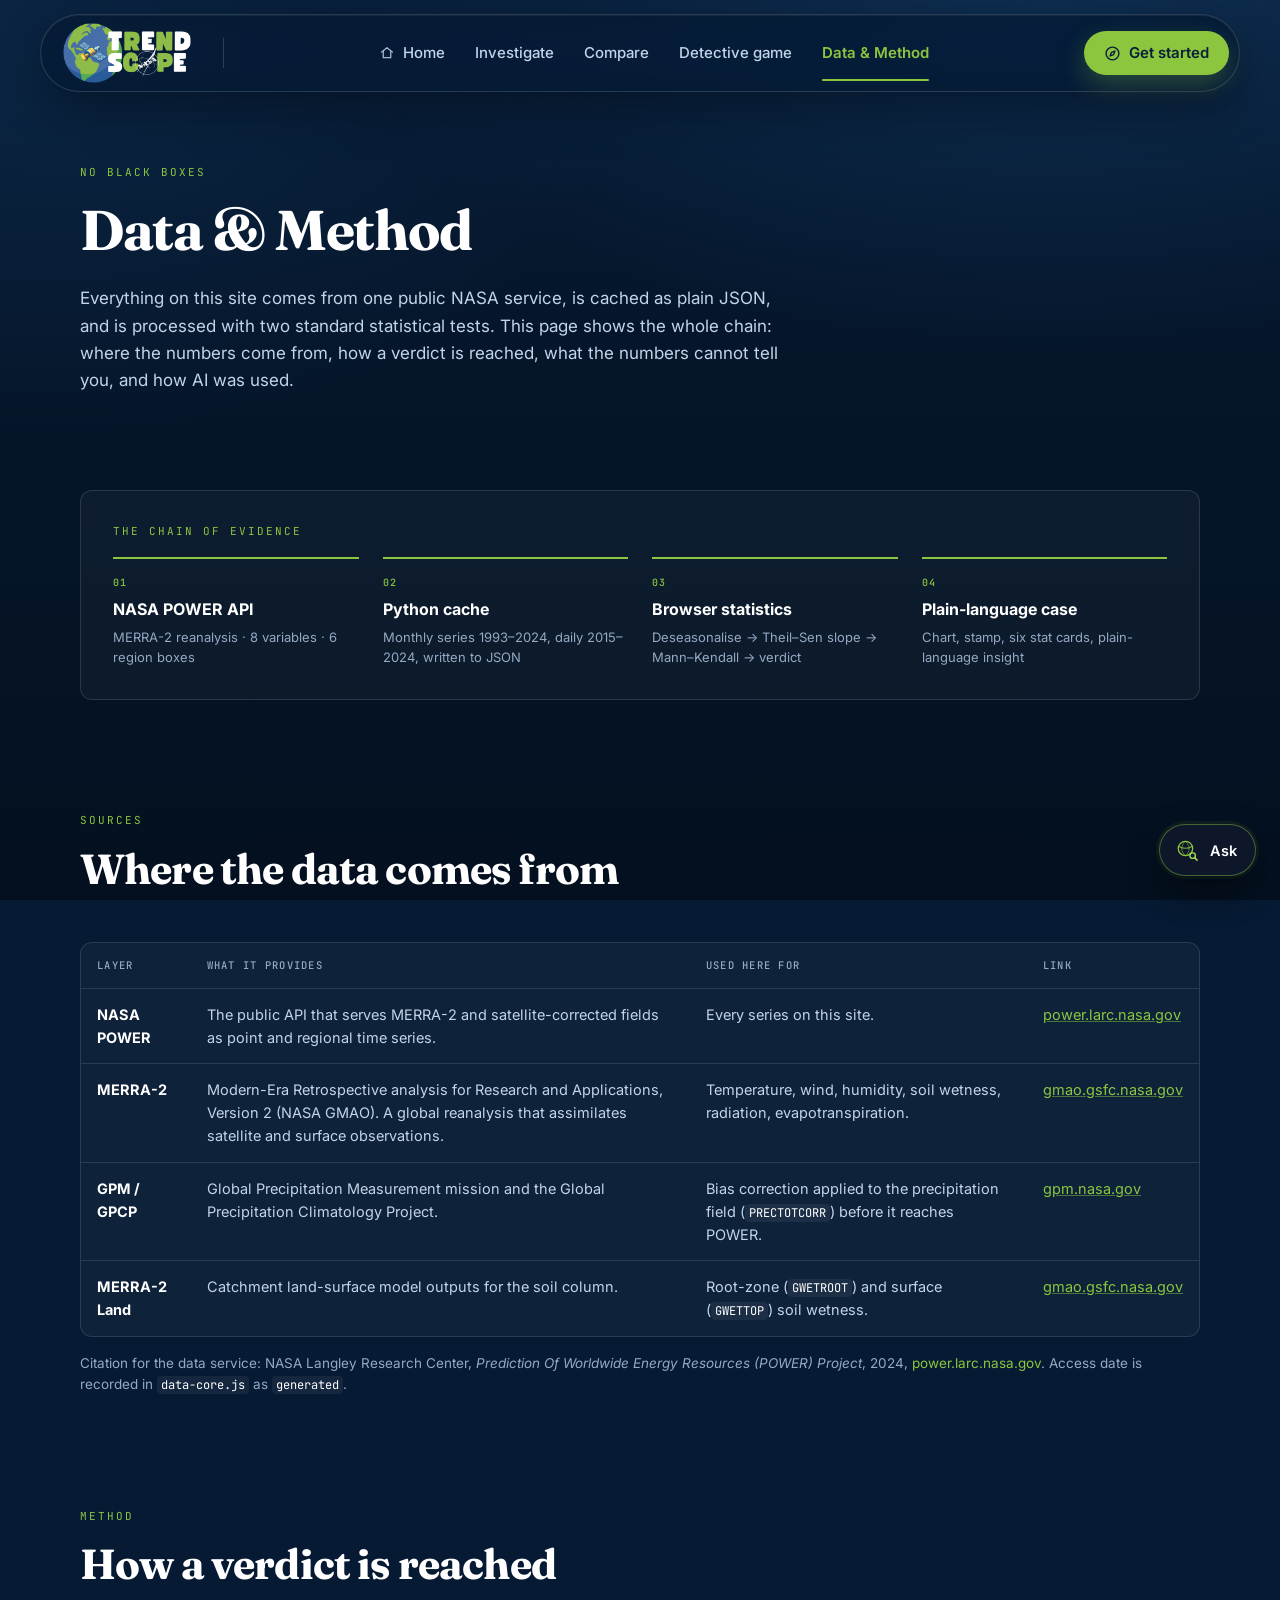
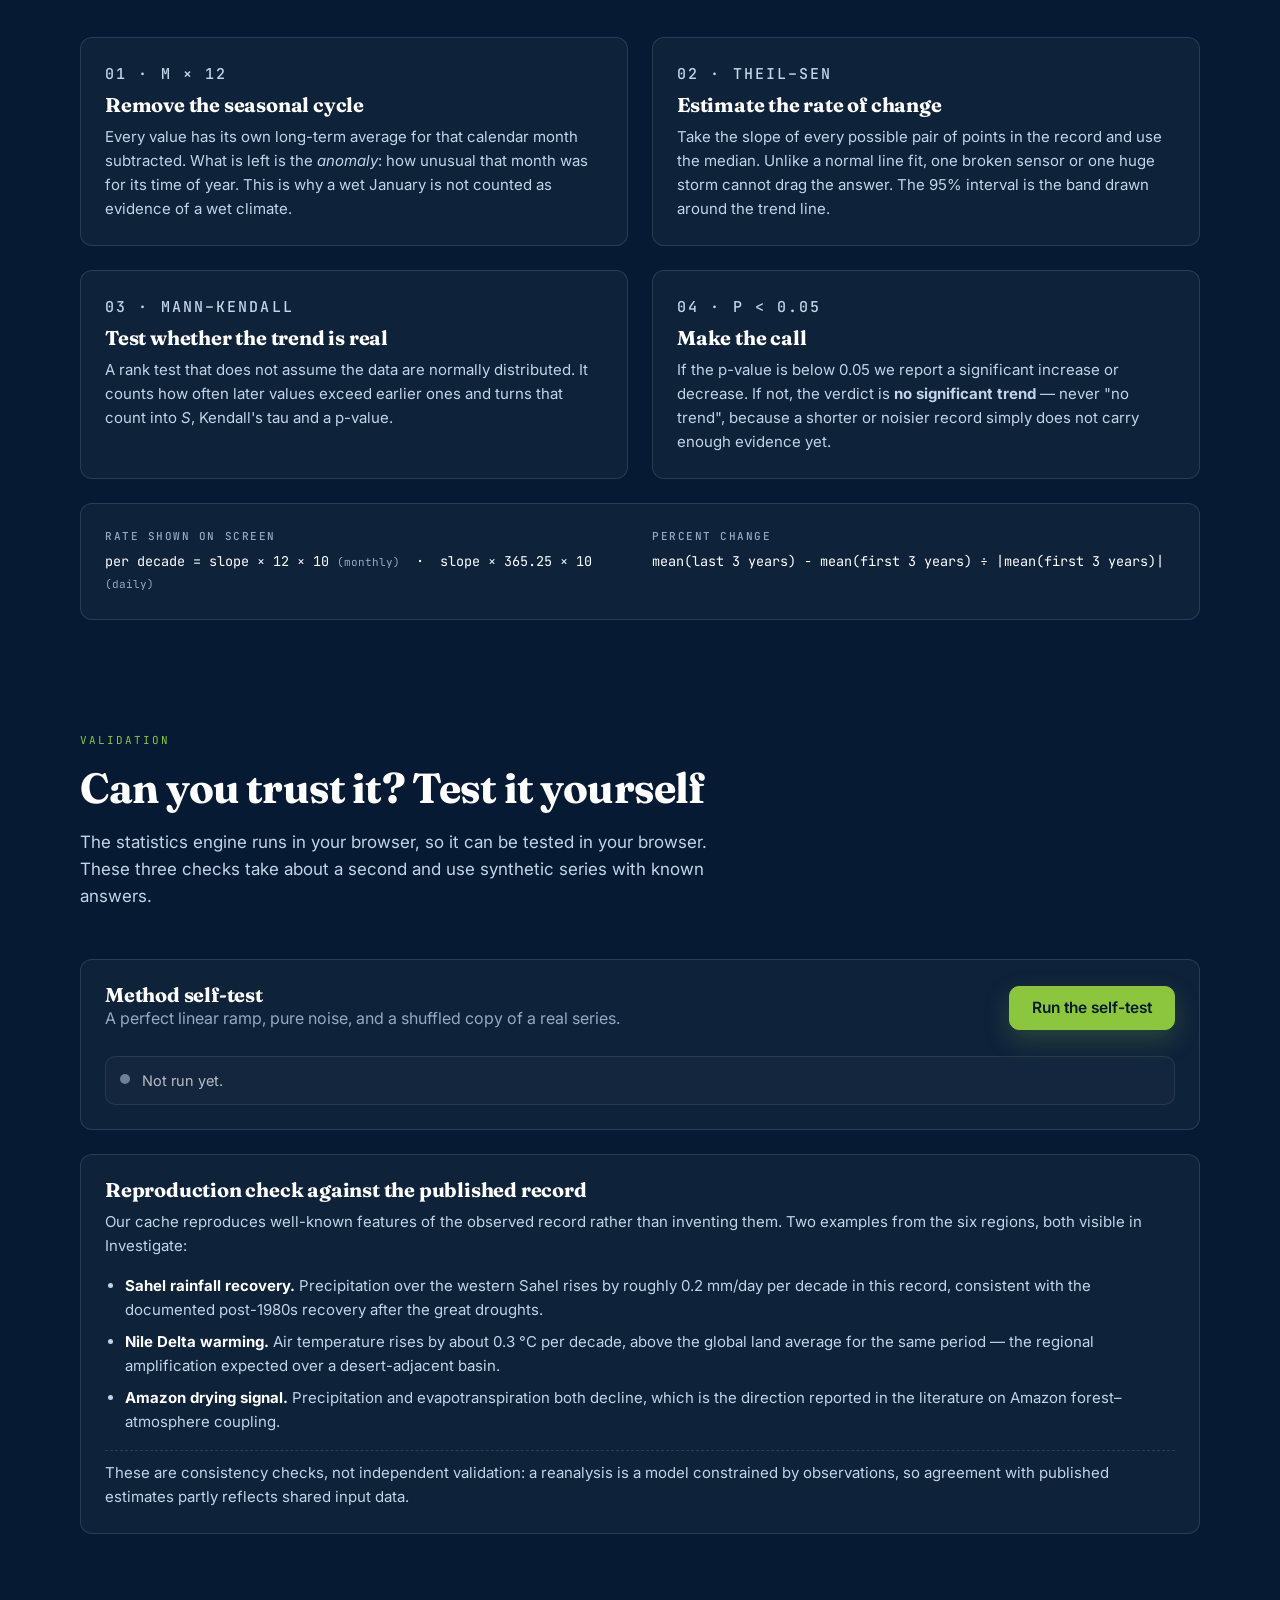
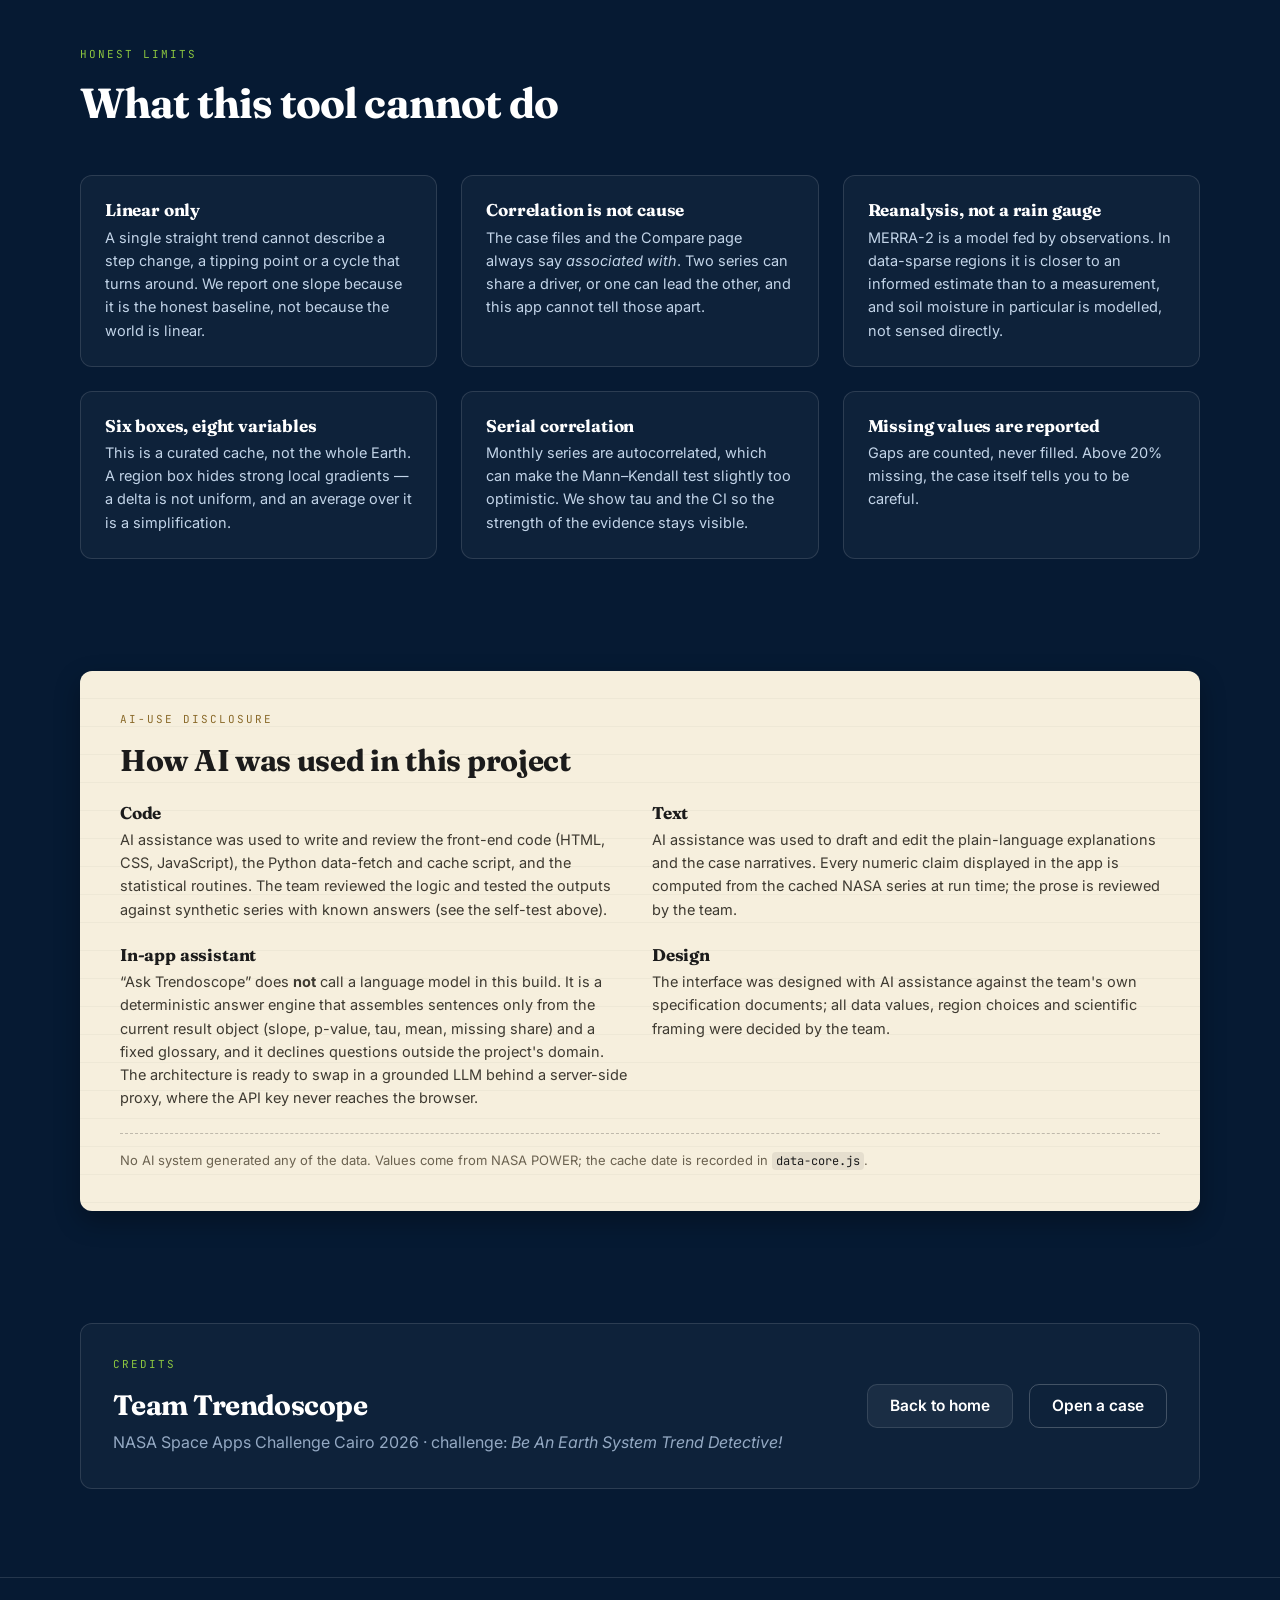
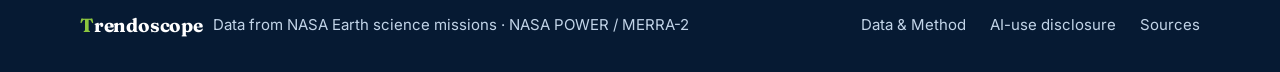
<file: data-method.html>
<!DOCTYPE html>
<html lang="en">
<head>
<meta charset="UTF-8" />
<meta name="viewport" content="width=device-width, initial-scale=1.0" />
<title>Data & Method — Trendoscope</title>
<meta name="description" content="Where the data comes from, how the trend statistics work, the limitations, and the AI-use disclosure." />
<link rel="icon" href="data:image/svg+xml,%3Csvg xmlns='http://www.w3.org/2000/svg' viewBox='0 0 32 32'%3E%3Crect width='32' height='32' rx='9' fill='%23061A33'/%3E%3Ccircle cx='14.5' cy='14.5' r='6' fill='none' stroke='%238CC63F' stroke-width='2.4'/%3E%3Cline x1='19' y1='19' x2='24' y2='24' stroke='%238CC63F' stroke-width='2.4' stroke-linecap='round'/%3E%3C/svg%3E" />
<link rel="preconnect" href="https://fonts.googleapis.com" />
<link rel="preconnect" href="https://fonts.gstatic.com" crossorigin />
<link href="https://fonts.googleapis.com/css2?family=Fraunces:opsz,wght@9..144,400;9..144,600;9..144,700&family=Inter:wght@400;500;600&family=JetBrains+Mono:wght@400;500;700&display=swap" rel="stylesheet" />
<link rel="stylesheet" href="styles.css" />
</head>
<body class="page-method">

<a class="skip-link" href="#main">Skip to content</a>

<header class="site-nav">
  <div class="nav-inner">
    <a class="brand" href="index.html" aria-label="Trendoscope — home">
      <img class="brand-logo" src="assets/logo.png" width="428" height="200" alt="Trendoscope" />
    </a>
    <span class="nav-divider" aria-hidden="true"></span>
    <nav class="nav-links" aria-label="Main navigation">
      <a href="index.html"><svg viewBox="0 0 24 24" width="16" height="16" fill="none" stroke="currentColor" stroke-width="1.9" stroke-linecap="round" stroke-linejoin="round" aria-hidden="true"><path d="M4 10.6 12 4l8 6.6"/><path d="M6.4 9.4V19h11.2V9.4"/></svg><span>Home</span></a>
      <a href="investigate.html"><span>Investigate</span></a>
      <a href="compare.html"><span>Compare</span></a>
      <a href="detective-game.html"><span>Detective game</span></a>
      <a href="data-method.html" class="is-active" aria-current="page"><span>Data &amp; Method</span></a>
    </nav>
    <a class="nav-cta" href="investigate.html">
      <svg viewBox="0 0 24 24" width="17" height="17" fill="none" stroke="currentColor" stroke-width="2" stroke-linecap="round" stroke-linejoin="round" aria-hidden="true">
        <circle cx="12" cy="12" r="9"></circle><path d="M15.4 8.6 13.6 13.6 8.6 15.4 10.4 10.4Z"></path>
      </svg>
      <span>Get started</span>
    </a>
  </div>
</header>

<main id="main">
<section class="page-head">
  <div class="container">
    <p class="eyebrow">No black boxes</p>
    <h1 class="page-title">Data &amp; Method</h1>
    <p class="page-lede">
      Everything on this site comes from one public NASA service, is cached as plain JSON, and is processed
      with two standard statistical tests. This page shows the whole chain: where the numbers come from, how a
      verdict is reached, what the numbers cannot tell you, and how AI was used.
    </p>
  </div>
</section>

<!-- ============================== PIPELINE ============================== -->
<section class="section--tight">
  <div class="container">
    <div class="glass-card pipeline">
      <p class="eyebrow">The chain of evidence</p>
      <ol class="pipeline-steps">
        <li><span class="pipe-num mono">01</span><strong>NASA POWER API</strong><span>MERRA-2 reanalysis · 8 variables · 6 region boxes</span></li>
        <li><span class="pipe-num mono">02</span><strong>Python cache</strong><span>Monthly series 1993–2024, daily 2015–2024, written to JSON</span></li>
        <li><span class="pipe-num mono">03</span><strong>Browser statistics</strong><span>Deseasonalise → Theil–Sen slope → Mann–Kendall → verdict</span></li>
        <li><span class="pipe-num mono">04</span><strong>Plain-language case</strong><span>Chart, stamp, six stat cards, plain-language insight</span></li>
      </ol>
    </div>
  </div>
</section>

<!-- =============================== SOURCES =============================== -->
<section class="section--tight" id="sources">
  <div class="container">
    <header class="section-head">
      <p class="eyebrow">Sources</p>
      <h2 class="section-title">Where the data comes from</h2>
    </header>

    <div class="table-wrap glass-card">
      <table class="data-table">
        <thead>
          <tr><th>Layer</th><th>What it provides</th><th>Used here for</th><th>Link</th></tr>
        </thead>
        <tbody>
          <tr>
            <td><strong>NASA POWER</strong></td>
            <td>The public API that serves MERRA-2 and satellite-corrected fields as point and regional time series.</td>
            <td>Every series on this site.</td>
            <td><a href="https://power.larc.nasa.gov/" target="_blank" rel="noopener">power.larc.nasa.gov</a></td>
          </tr>
          <tr>
            <td><strong>MERRA-2</strong></td>
            <td>Modern-Era Retrospective analysis for Research and Applications, Version 2 (NASA GMAO). A global reanalysis that assimilates satellite and surface observations.</td>
            <td>Temperature, wind, humidity, soil wetness, radiation, evapotranspiration.</td>
            <td><a href="https://gmao.gsfc.nasa.gov/reanalysis/MERRA-2/" target="_blank" rel="noopener">gmao.gsfc.nasa.gov</a></td>
          </tr>
          <tr>
            <td><strong>GPM / GPCP</strong></td>
            <td>Global Precipitation Measurement mission and the Global Precipitation Climatology Project.</td>
            <td>Bias correction applied to the precipitation field (<code>PRECTOTCORR</code>) before it reaches POWER.</td>
            <td><a href="https://gpm.nasa.gov/" target="_blank" rel="noopener">gpm.nasa.gov</a></td>
          </tr>
          <tr>
            <td><strong>MERRA-2 Land</strong></td>
            <td>Catchment land-surface model outputs for the soil column.</td>
            <td>Root-zone (<code>GWETROOT</code>) and surface (<code>GWETTOP</code>) soil wetness.</td>
            <td><a href="https://gmao.gsfc.nasa.gov/reanalysis/MERRA-2/" target="_blank" rel="noopener">gmao.gsfc.nasa.gov</a></td>
          </tr>
        </tbody>
      </table>
    </div>

    <p class="source-note">
      Citation for the data service: NASA Langley Research Center, <em>Prediction Of Worldwide Energy Resources
      (POWER) Project</em>, 2024, <a href="https://power.larc.nasa.gov/" target="_blank" rel="noopener">power.larc.nasa.gov</a>.
      Access date is recorded in <code>data-core.js</code> as <code>generated</code>.
    </p>
  </div>
</section>

<!-- =============================== METHOD =============================== -->
<section class="section--tight">
  <div class="container">
    <header class="section-head">
      <p class="eyebrow">Method</p>
      <h2 class="section-title">How a verdict is reached</h2>
    </header>

    <div class="method-grid">
      <article class="glass-card method-card">
        <p class="method-num mono">01 · m × 12</p>
        <h3>Remove the seasonal cycle</h3>
        <p>Every value has its own long-term average for that calendar month subtracted. What is left is the
          <em>anomaly</em>: how unusual that month was for its time of year. This is why a wet January is not
          counted as evidence of a wet climate.</p>
      </article>

      <article class="glass-card method-card">
        <p class="method-num mono">02 · Theil–Sen</p>
        <h3>Estimate the rate of change</h3>
        <p>Take the slope of every possible pair of points in the record and use the median. Unlike a normal
          line fit, one broken sensor or one huge storm cannot drag the answer. The 95% interval is the band
          drawn around the trend line.</p>
      </article>

      <article class="glass-card method-card">
        <p class="method-num mono">03 · Mann–Kendall</p>
        <h3>Test whether the trend is real</h3>
        <p>A rank test that does not assume the data are normally distributed. It counts how often later values
          exceed earlier ones and turns that count into <em>S</em>, Kendall's tau and a p-value.</p>
      </article>

      <article class="glass-card method-card">
        <p class="method-num mono">04 · p &lt; 0.05</p>
        <h3>Make the call</h3>
        <p>If the p-value is below 0.05 we report a significant increase or decrease. If not, the verdict is
          <strong>no significant trend</strong> — never "no trend", because a shorter or noisier record simply
          does not carry enough evidence yet.</p>
      </article>
    </div>

    <div class="formula-card glass-card">
      <div>
        <p class="mono dim">Rate shown on screen</p>
        <p class="formula">per&nbsp;decade = slope × 12 × 10 <span class="formula-note">(monthly)</span> &nbsp;·&nbsp; slope × 365.25 × 10 <span class="formula-note">(daily)</span></p>
      </div>
      <div>
        <p class="mono dim">Percent change</p>
        <p class="formula">mean(last 3 years) − mean(first 3 years) ÷ |mean(first 3 years)|</p>
      </div>
    </div>
  </div>
</section>

<!-- ============================== VALIDATION ============================== -->
<section class="section--tight">
  <div class="container">
    <header class="section-head">
      <p class="eyebrow">Validation</p>
      <h2 class="section-title">Can you trust it? Test it yourself</h2>
      <p class="section-lede">
        The statistics engine runs in your browser, so it can be tested in your browser. These three checks take
        about a second and use synthetic series with known answers.
      </p>
    </header>

    <div class="glass-card selftest">
      <div class="selftest-head">
        <div>
          <h3>Method self-test</h3>
          <p class="dim">A perfect linear ramp, pure noise, and a shuffled copy of a real series.</p>
        </div>
        <button class="btn btn-primary" type="button" id="run-selftest">Run the self-test</button>
      </div>
      <ul class="selftest-list" id="selftest-list">
        <li class="selftest-item" data-state="idle"><span class="st-dot"></span><span class="st-text">Not run yet.</span></li>
      </ul>
    </div>

    <div class="glass-card repro">
      <h3>Reproduction check against the published record</h3>
      <p>
        Our cache reproduces well-known features of the observed record rather than inventing them. Two examples
        from the six regions, both visible in <a href="investigate.html">Investigate</a>:
      </p>
      <ul class="repro-list">
        <li><strong>Sahel rainfall recovery.</strong> Precipitation over the western Sahel rises by roughly
          0.2 mm/day per decade in this record, consistent with the documented post-1980s recovery after the
          great droughts.</li>
        <li><strong>Nile Delta warming.</strong> Air temperature rises by about 0.3 °C per decade, above the
          global land average for the same period — the regional amplification expected over a desert-adjacent
          basin.</li>
        <li><strong>Amazon drying signal.</strong> Precipitation and evapotranspiration both decline, which is
          the direction reported in the literature on Amazon forest–atmosphere coupling.</li>
      </ul>
      <p class="repro-note">
        These are consistency checks, not independent validation: a reanalysis is a model constrained by
        observations, so agreement with published estimates partly reflects shared input data.
      </p>
    </div>
  </div>
</section>

<!-- ============================= LIMITATIONS ============================= -->
<section class="section--tight">
  <div class="container">
    <header class="section-head">
      <p class="eyebrow">Honest limits</p>
      <h2 class="section-title">What this tool cannot do</h2>
    </header>
    <div class="limits-grid">
      <div class="glass-card limit"><h3>Linear only</h3><p>A single straight trend cannot describe a step change, a tipping point or a cycle that turns around. We report one slope because it is the honest baseline, not because the world is linear.</p></div>
      <div class="glass-card limit"><h3>Correlation is not cause</h3><p>The case files and the Compare page always say <em>associated with</em>. Two series can share a driver, or one can lead the other, and this app cannot tell those apart.</p></div>
      <div class="glass-card limit"><h3>Reanalysis, not a rain gauge</h3><p>MERRA-2 is a model fed by observations. In data-sparse regions it is closer to an informed estimate than to a measurement, and soil moisture in particular is modelled, not sensed directly.</p></div>
      <div class="glass-card limit"><h3>Six boxes, eight variables</h3><p>This is a curated cache, not the whole Earth. A region box hides strong local gradients — a delta is not uniform, and an average over it is a simplification.</p></div>
      <div class="glass-card limit"><h3>Serial correlation</h3><p>Monthly series are autocorrelated, which can make the Mann–Kendall test slightly too optimistic. We show tau and the CI so the strength of the evidence stays visible.</p></div>
      <div class="glass-card limit"><h3>Missing values are reported</h3><p>Gaps are counted, never filled. Above 20% missing, the case itself tells you to be careful.</p></div>
    </div>
  </div>
</section>

<!-- ============================ AI DISCLOSURE ============================ -->
<section class="section--tight" id="ai-use">
  <div class="container">
    <div class="paper disclosure">
      <p class="eyebrow" style="color:#8A6A2A">AI-use disclosure</p>
      <h2 class="disclosure-title">How AI was used in this project</h2>
      <div class="disclosure-grid">
        <div>
          <h3>Code</h3>
          <p>AI assistance was used to write and review the front-end code (HTML, CSS, JavaScript), the Python
            data-fetch and cache script, and the statistical routines. The team reviewed the logic and tested
            the outputs against synthetic series with known answers (see the self-test above).</p>
        </div>
        <div>
          <h3>Text</h3>
          <p>AI assistance was used to draft and edit the plain-language explanations and the case narratives.
            Every numeric claim displayed in the app is computed from the cached NASA series at run time; the
            prose is reviewed by the team.</p>
        </div>
        <div>
          <h3>In-app assistant</h3>
          <p>“Ask Trendoscope” does <strong>not</strong> call a language model in this build. It is a
            deterministic answer engine that assembles sentences only from the current result object (slope,
            p-value, tau, mean, missing share) and a fixed glossary, and it declines questions outside the
            project's domain. The architecture is ready to swap in a grounded LLM behind a server-side proxy,
            where the API key never reaches the browser.</p>
        </div>
        <div>
          <h3>Design</h3>
          <p>The interface was designed with AI assistance against the team's own specification documents; all
            data values, region choices and scientific framing were decided by the team.</p>
        </div>
      </div>
      <p class="disclosure-foot">
        No AI system generated any of the data. Values come from NASA POWER; the cache date is recorded in
        <code>data-core.js</code>.
      </p>
    </div>
  </div>
</section>

<!-- ================================ CREDITS ================================ -->
<section class="section--tight" style="padding-bottom: var(--s9)">
  <div class="container">
    <div class="glass-card credits">
      <div>
        <p class="eyebrow">Credits</p>
        <h2 class="section-title" style="font-size:28px">Team Trendoscope</h2>
        <p class="dim" style="margin-top:8px">NASA Space Apps Challenge Cairo 2026 · challenge: <em>Be An Earth System Trend Detective!</em></p>
      </div>
      <div class="credits-links">
        <a class="btn btn-quiet" href="index.html">Back to home</a>
        <a class="btn btn-ghost" href="investigate.html">Open a case</a>
      </div>
    </div>
  </div>
</section>

</main>

<footer class="site-footer">
  <div class="container footer-inner">
    <p class="footer-left">
      <span class="footer-word">Trendoscope</span>
      Data from NASA Earth science missions · NASA POWER / MERRA-2
    </p>
    <nav class="footer-links" aria-label="Footer navigation">
      <a href="data-method.html">Data &amp; Method</a>
      <a href="data-method.html#ai-use">AI-use disclosure</a>
      <a href="data-method.html#sources">Sources</a>
    </nav>
  </div>
</footer>

<!-- Ask Trendoscope: floating button + side panel (available on every page) -->
<button class="ask-fab" aria-expanded="false" aria-controls="ask-panel" aria-label="Ask Trendoscope">
  <svg viewBox="0 0 34 34" width="26" height="26" fill="none" stroke-linecap="round" stroke-linejoin="round" aria-hidden="true"><circle cx="15" cy="15" r="9.4" stroke="#8CC63F" stroke-width="1.7"/><path d="M6.6 12.4c2.4 1.6 5.2 2.4 8.4 2.4s6-.8 8.4-2.4" stroke="#8CC63F" stroke-width="1.4" opacity="0.85"/><path d="M15 5.6c3.2 2.8 4.8 6 4.8 9.4S18.2 21.6 15 24.4c-3.2-2.8-4.8-6-4.8-9.4S11.8 8.4 15 5.6Z" stroke="#8CC63F" stroke-width="1.2" opacity="0.6"/><circle cx="24.4" cy="24.4" r="3.6" fill="#061A33" stroke="#A6D955" stroke-width="1.8"/><line x1="27" y1="27" x2="30.2" y2="30.2" stroke="#A6D955" stroke-width="2"/></svg>
  <span>Ask</span>
</button>

<aside class="ask-panel" id="ask-panel" aria-hidden="true" aria-label="Ask Trendoscope">
  <div class="ask-head">
    <div class="ask-head-title"><svg viewBox="0 0 34 34" width="26" height="26" fill="none" stroke-linecap="round" stroke-linejoin="round" aria-hidden="true"><circle cx="15" cy="15" r="9.4" stroke="#8CC63F" stroke-width="1.7"/><path d="M6.6 12.4c2.4 1.6 5.2 2.4 8.4 2.4s6-.8 8.4-2.4" stroke="#8CC63F" stroke-width="1.4" opacity="0.85"/><path d="M15 5.6c3.2 2.8 4.8 6 4.8 9.4S18.2 21.6 15 24.4c-3.2-2.8-4.8-6-4.8-9.4S11.8 8.4 15 5.6Z" stroke="#8CC63F" stroke-width="1.2" opacity="0.6"/><circle cx="24.4" cy="24.4" r="3.6" fill="#061A33" stroke="#A6D955" stroke-width="1.8"/><line x1="27" y1="27" x2="30.2" y2="30.2" stroke="#A6D955" stroke-width="2"/></svg><span>Ask Trendoscope</span></div>
    <button class="ask-close" type="button" aria-label="Close chat"><svg viewBox="0 0 24 24" width="18" height="18" fill="none" stroke="currentColor" stroke-width="2" stroke-linecap="round"><line x1="6" y1="6" x2="18" y2="18"/><line x1="18" y1="6" x2="6" y2="18"/></svg></button>
  </div>
  <div class="ask-context">Ask about the data, a method, or the result you have open.</div>
  <div class="chat" role="log" aria-live="polite"></div>
  <div class="ask-suggest">
    <button class="chip" type="button" data-q="What does this p-value mean?">What does the p-value mean?</button>
    <button class="chip" type="button" data-q="Why do the two regions differ?">Why do regions differ?</button>
    <button class="chip" type="button" data-q="Where does the data come from?">Where does the data come from?</button>
  </div>
  <form class="ask-form" id="ask-form">
    <label class="sr-only" for="ask-input">Ask a question</label>
    <input class="input ask-input" id="ask-input" type="text" placeholder="Ask about the data…" autocomplete="off" />
    <button class="ask-send" type="submit" aria-label="Send question"><svg viewBox="0 0 24 24" width="18" height="18" fill="none" stroke="currentColor" stroke-width="2" stroke-linecap="round" stroke-linejoin="round"><line x1="4" y1="12" x2="20" y2="12"/><polyline points="13 5 20 12 13 19"/></svg></button>
  </form>
</aside>

<div class="toast-wrap" aria-live="polite"></div>

<script src="data-core.js"></script>
<script src="data-monthly.js"></script>
<script src="app.js"></script>
<script src="method.js"></script>
</body>
</html>
</file>
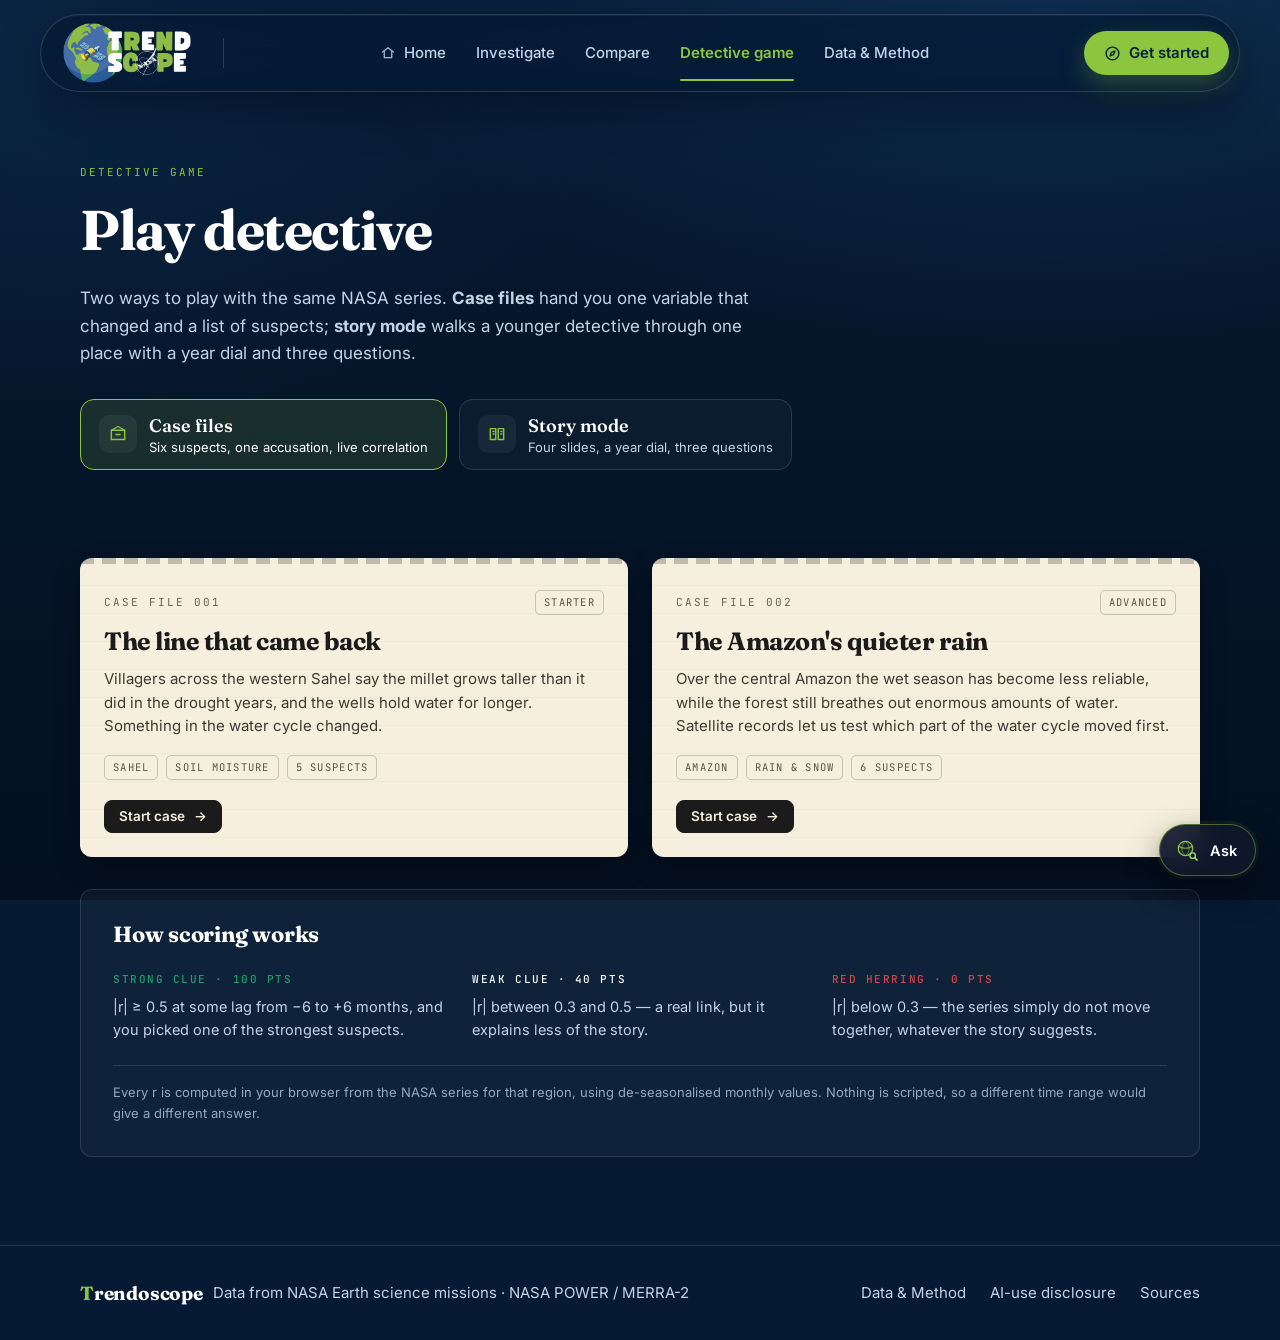
<file: detective-game.html>
<!DOCTYPE html>
<html lang="en">
<head>
<meta charset="UTF-8" />
<meta name="viewport" content="width=device-width, initial-scale=1.0" />
<title>Detective game — Trendoscope</title>
<meta name="description" content="Two ways to play with NASA data: case files with suspects and live correlation, or a four-slide story with a year dial." />
<link rel="icon" href="data:image/svg+xml,%3Csvg xmlns='http://www.w3.org/2000/svg' viewBox='0 0 32 32'%3E%3Crect width='32' height='32' rx='9' fill='%23061A33'/%3E%3Ccircle cx='14.5' cy='14.5' r='6' fill='none' stroke='%238CC63F' stroke-width='2.4'/%3E%3Cline x1='19' y1='19' x2='24' y2='24' stroke='%238CC63F' stroke-width='2.4' stroke-linecap='round'/%3E%3C/svg%3E" />
<link rel="preconnect" href="https://fonts.googleapis.com" />
<link rel="preconnect" href="https://fonts.gstatic.com" crossorigin />
<link href="https://fonts.googleapis.com/css2?family=Fraunces:opsz,wght@9..144,400;9..144,600;9..144,700&family=Inter:wght@400;500;600&family=JetBrains+Mono:wght@400;500;700&display=swap" rel="stylesheet" />
<link rel="stylesheet" href="styles.css" />
</head>
<body class="page-game">

<a class="skip-link" href="#main">Skip to content</a>

<header class="site-nav">
  <div class="nav-inner">
    <a class="brand" href="index.html" aria-label="Trendoscope — home">
      <img class="brand-logo" src="assets/logo.png" width="428" height="200" alt="Trendoscope" />
    </a>
    <span class="nav-divider" aria-hidden="true"></span>
    <nav class="nav-links" aria-label="Main navigation">
      <a href="index.html"><svg viewBox="0 0 24 24" width="16" height="16" fill="none" stroke="currentColor" stroke-width="1.9" stroke-linecap="round" stroke-linejoin="round" aria-hidden="true"><path d="M4 10.6 12 4l8 6.6"/><path d="M6.4 9.4V19h11.2V9.4"/></svg><span>Home</span></a>
      <a href="investigate.html"><span>Investigate</span></a>
      <a href="compare.html"><span>Compare</span></a>
      <a href="detective-game.html" class="is-active" aria-current="page"><span>Detective game</span></a>
      <a href="data-method.html"><span>Data &amp; Method</span></a>
    </nav>
    <a class="nav-cta" href="investigate.html">
      <svg viewBox="0 0 24 24" width="17" height="17" fill="none" stroke="currentColor" stroke-width="2" stroke-linecap="round" stroke-linejoin="round" aria-hidden="true">
        <circle cx="12" cy="12" r="9"></circle><path d="M15.4 8.6 13.6 13.6 8.6 15.4 10.4 10.4Z"></path>
      </svg>
      <span>Get started</span>
    </a>
  </div>
</header>

<main id="main">
<section class="page-head page-head--game">
  <div class="container">
    <p class="eyebrow">Detective game</p>
    <h1 class="page-title">Play detective</h1>
    <p class="page-lede">
      Two ways to play with the same NASA series. <strong>Case files</strong> hand you one variable that
      changed and a list of suspects; <strong>story mode</strong> walks a younger detective through one place
      with a year dial and three questions.
    </p>

    <div class="game-tabs" role="tablist" aria-label="Game mode">
      <button class="game-tab" type="button" role="tab" id="tab-cases" aria-controls="panel-cases"
              aria-selected="true" data-tab="cases">
        <span class="game-tab-icon" aria-hidden="true">
          <svg viewBox="0 0 24 24" fill="none" stroke="currentColor" stroke-width="1.7" stroke-linecap="round" stroke-linejoin="round">
            <path d="M4 7.5h16v11H4z"></path><path d="M4 7.5 12 3l8 4.5"></path><path d="M9.5 12.5h5"></path>
          </svg>
        </span>
        <span class="game-tab-copy">
          <strong>Case files</strong>
          <span>Six suspects, one accusation, live correlation</span>
        </span>
      </button>

      <button class="game-tab" type="button" role="tab" id="tab-story" aria-controls="panel-story"
              aria-selected="false" tabindex="-1" data-tab="story">
        <span class="game-tab-icon" aria-hidden="true">
          <svg viewBox="0 0 24 24" fill="none" stroke="currentColor" stroke-width="1.7" stroke-linecap="round" stroke-linejoin="round">
            <path d="M4 5.5h6.5v13H4z"></path><path d="M13.5 5.5H20v13h-6.5z"></path>
            <path d="M7.2 9h1.2M7.2 12h1.2M16.6 9h1.2M16.6 12h1.2"></path>
          </svg>
        </span>
        <span class="game-tab-copy">
          <strong>Story mode</strong>
          <span>Four slides, a year dial, three questions</span>
        </span>
      </button>
    </div>
  </div>
</section>

<section class="section--tight" style="padding-bottom: var(--s9)">
  <div class="container">

    <!-- ------------------------------- CASES ------------------------------- -->
    <div id="panel-cases" role="tabpanel" aria-labelledby="tab-cases">

      <div id="case-list-view">
        <div class="case-grid" id="case-list"></div>

        <div class="glass-card rules-card">
          <h2 class="rules-title">How scoring works</h2>
          <div class="rules-grid">
            <div>
              <p class="mono" style="color:var(--stamp-sig)">Strong clue · 100 pts</p>
              <p class="rules-text">|r| ≥ 0.5 at some lag from −6 to +6 months, and you picked one of the strongest suspects.</p>
            </div>
            <div>
              <p class="mono" style="color:var(--orange)">Weak clue · 40 pts</p>
              <p class="rules-text">|r| between 0.3 and 0.5 — a real link, but it explains less of the story.</p>
            </div>
            <div>
              <p class="mono" style="color:var(--stamp-nosig)">Red herring · 0 pts</p>
              <p class="rules-text">|r| below 0.3 — the series simply do not move together, whatever the story suggests.</p>
            </div>
          </div>
          <p class="rules-foot">
            Every r is computed in your browser from the NASA series for that region, using de-seasonalised
            monthly values. Nothing is scripted, so a different time range would give a different answer.
          </p>
        </div>
      </div>

      <div id="case-file-view" hidden>
        <a class="back-link mono" href="detective-game.html">← All cases</a>
        <div id="case-header"></div>
        <div id="case-root"></div>
      </div>

    </div>

    <!-- ------------------------------- STORY ------------------------------- -->
    <div id="panel-story" role="tabpanel" aria-labelledby="tab-story" hidden>
      <div class="story-shell" id="story-root"></div>
    </div>

  </div>
</section>

</main>

<footer class="site-footer">
  <div class="container footer-inner">
    <p class="footer-left">
      <span class="footer-word">Trendoscope</span>
      Data from NASA Earth science missions · NASA POWER / MERRA-2
    </p>
    <nav class="footer-links" aria-label="Footer navigation">
      <a href="data-method.html">Data &amp; Method</a>
      <a href="data-method.html#ai-use">AI-use disclosure</a>
      <a href="data-method.html#sources">Sources</a>
    </nav>
  </div>
</footer>

<!-- Ask Trendoscope: floating button + side panel (available on every page) -->
<button class="ask-fab" aria-expanded="false" aria-controls="ask-panel" aria-label="Ask Trendoscope">
  <svg viewBox="0 0 34 34" width="26" height="26" fill="none" stroke-linecap="round" stroke-linejoin="round" aria-hidden="true"><circle cx="15" cy="15" r="9.4" stroke="#8CC63F" stroke-width="1.7"/><path d="M6.6 12.4c2.4 1.6 5.2 2.4 8.4 2.4s6-.8 8.4-2.4" stroke="#8CC63F" stroke-width="1.4" opacity="0.85"/><path d="M15 5.6c3.2 2.8 4.8 6 4.8 9.4S18.2 21.6 15 24.4c-3.2-2.8-4.8-6-4.8-9.4S11.8 8.4 15 5.6Z" stroke="#8CC63F" stroke-width="1.2" opacity="0.6"/><circle cx="24.4" cy="24.4" r="3.6" fill="#061A33" stroke="#A6D955" stroke-width="1.8"/><line x1="27" y1="27" x2="30.2" y2="30.2" stroke="#A6D955" stroke-width="2"/></svg>
  <span>Ask</span>
</button>

<aside class="ask-panel" id="ask-panel" aria-hidden="true" aria-label="Ask Trendoscope">
  <div class="ask-head">
    <div class="ask-head-title"><svg viewBox="0 0 34 34" width="26" height="26" fill="none" stroke-linecap="round" stroke-linejoin="round" aria-hidden="true"><circle cx="15" cy="15" r="9.4" stroke="#8CC63F" stroke-width="1.7"/><path d="M6.6 12.4c2.4 1.6 5.2 2.4 8.4 2.4s6-.8 8.4-2.4" stroke="#8CC63F" stroke-width="1.4" opacity="0.85"/><path d="M15 5.6c3.2 2.8 4.8 6 4.8 9.4S18.2 21.6 15 24.4c-3.2-2.8-4.8-6-4.8-9.4S11.8 8.4 15 5.6Z" stroke="#8CC63F" stroke-width="1.2" opacity="0.6"/><circle cx="24.4" cy="24.4" r="3.6" fill="#061A33" stroke="#A6D955" stroke-width="1.8"/><line x1="27" y1="27" x2="30.2" y2="30.2" stroke="#A6D955" stroke-width="2"/></svg><span>Ask Trendoscope</span></div>
    <button class="ask-close" type="button" aria-label="Close chat"><svg viewBox="0 0 24 24" width="18" height="18" fill="none" stroke="currentColor" stroke-width="2" stroke-linecap="round"><line x1="6" y1="6" x2="18" y2="18"/><line x1="18" y1="6" x2="6" y2="18"/></svg></button>
  </div>
  <div class="ask-context">Ask about the data, a method, or the result you have open.</div>
  <div class="chat" role="log" aria-live="polite"></div>
  <div class="ask-suggest">
    <button class="chip" type="button" data-q="What does this p-value mean?">What does the p-value mean?</button>
    <button class="chip" type="button" data-q="Why do the two regions differ?">Why do regions differ?</button>
    <button class="chip" type="button" data-q="Where does the data come from?">Where does the data come from?</button>
  </div>
  <form class="ask-form" id="ask-form">
    <label class="sr-only" for="ask-input">Ask a question</label>
    <input class="input ask-input" id="ask-input" type="text" placeholder="Ask about the data…" autocomplete="off" />
    <button class="ask-send" type="submit" aria-label="Send question"><svg viewBox="0 0 24 24" width="18" height="18" fill="none" stroke="currentColor" stroke-width="2" stroke-linecap="round" stroke-linejoin="round"><line x1="4" y1="12" x2="20" y2="12"/><polyline points="13 5 20 12 13 19"/></svg></button>
  </form>
</aside>

<div class="toast-wrap" aria-live="polite"></div>

<script src="data-core.js"></script>
<script src="data-monthly.js"></script>
<script src="app.js"></script>
<script src="vendor/plotly.min.js"></script>
<script src="charts.js"></script>
<script src="cases.js"></script>
<script src="case.js"></script>
<script src="story.js"></script>
<script src="game.js"></script>
</body>
</html>
</file>
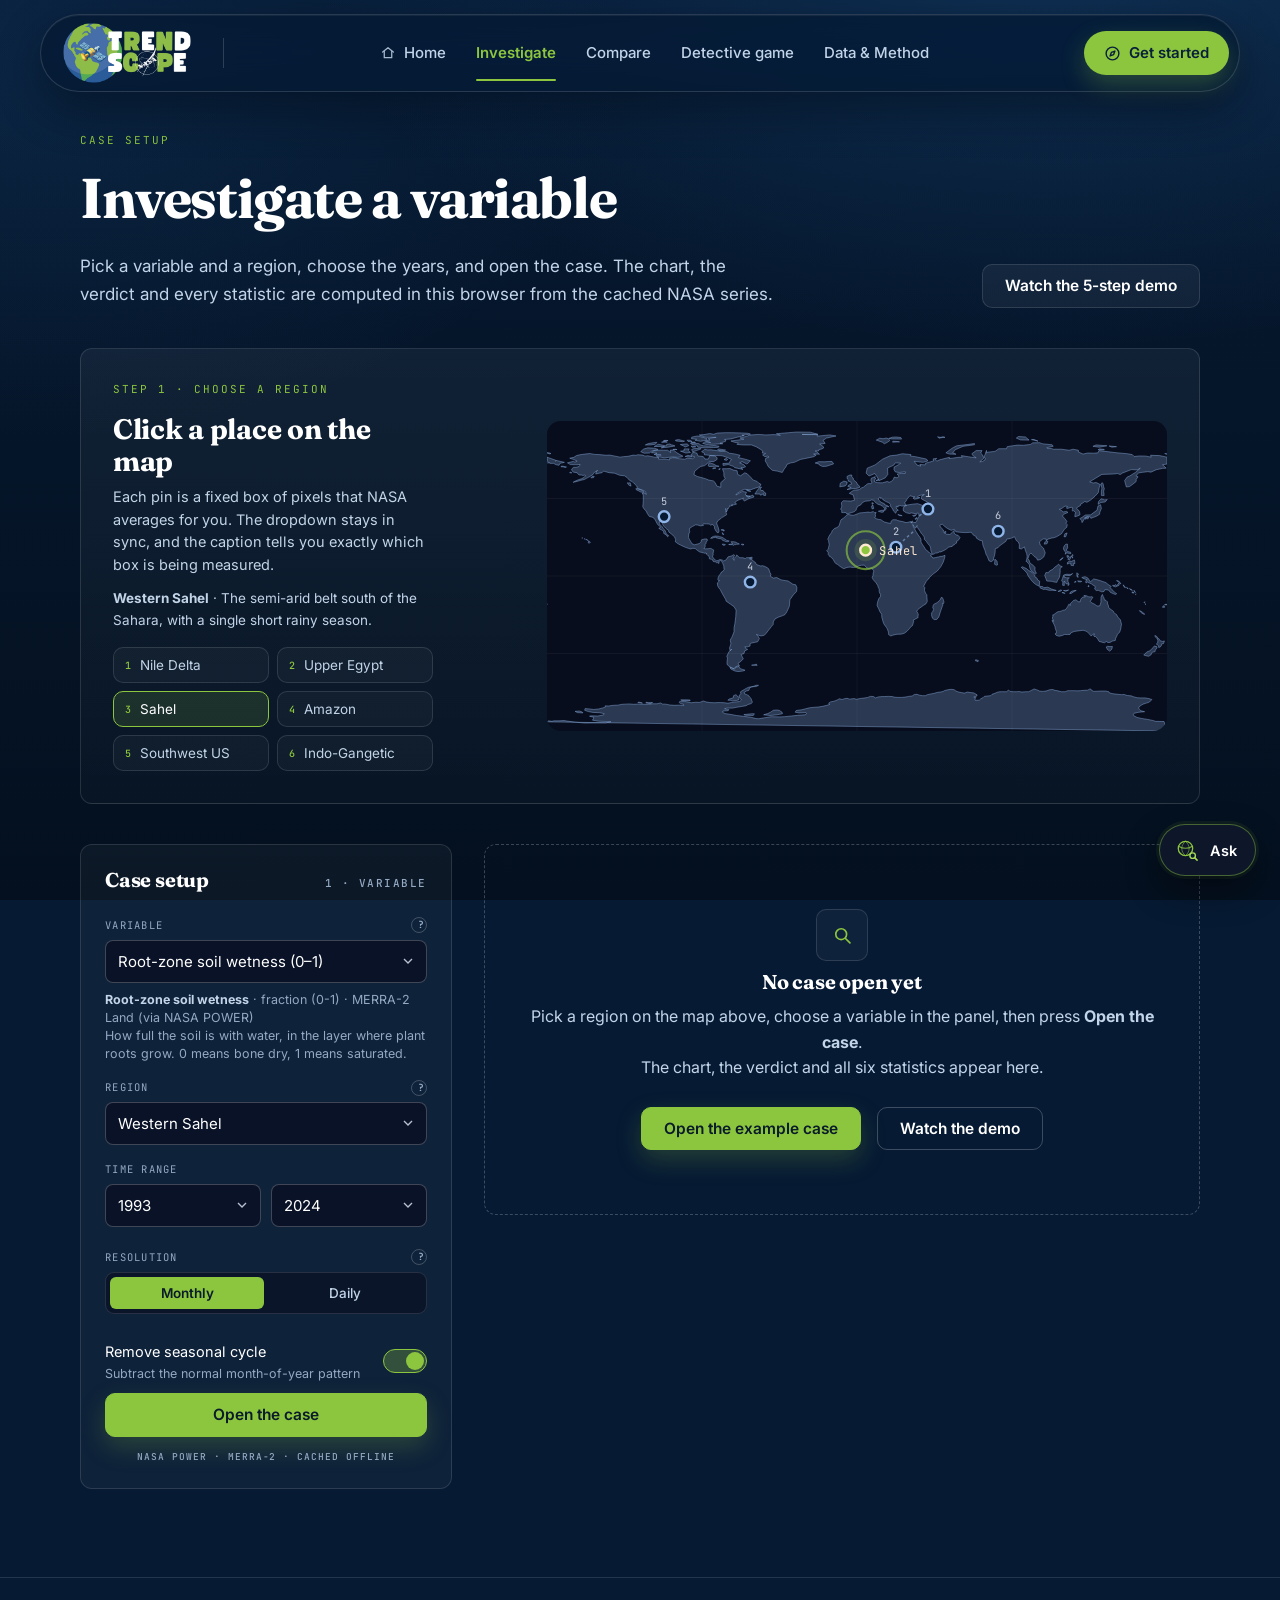
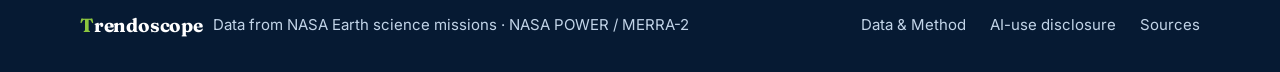
<file: investigate.html>
<!DOCTYPE html>
<html lang="en">
<head>
<meta charset="UTF-8" />
<meta name="viewport" content="width=device-width, initial-scale=1.0" />
<title>Investigate — Trendoscope</title>
<meta name="description" content="Choose a variable and a region on the map, see the trend from NASA data, and get a Mann-Kendall verdict in plain language." />
<link rel="icon" href="data:image/svg+xml,%3Csvg xmlns='http://www.w3.org/2000/svg' viewBox='0 0 32 32'%3E%3Crect width='32' height='32' rx='9' fill='%23061A33'/%3E%3Ccircle cx='14.5' cy='14.5' r='6' fill='none' stroke='%238CC63F' stroke-width='2.4'/%3E%3Cline x1='19' y1='19' x2='24' y2='24' stroke='%238CC63F' stroke-width='2.4' stroke-linecap='round'/%3E%3C/svg%3E" />
<link rel="preconnect" href="https://fonts.googleapis.com" />
<link rel="preconnect" href="https://fonts.gstatic.com" crossorigin />
<link href="https://fonts.googleapis.com/css2?family=Fraunces:opsz,wght@9..144,400;9..144,600;9..144,700&family=Inter:wght@400;500;600&family=JetBrains+Mono:wght@400;500;700&display=swap" rel="stylesheet" />
<link rel="stylesheet" href="styles.css" />
</head>
<body class="page-investigate">

<a class="skip-link" href="#main">Skip to content</a>

<header class="site-nav">
  <div class="nav-inner">
    <a class="brand" href="index.html" aria-label="Trendoscope — home">
      <img class="brand-logo" src="assets/logo.png" width="428" height="200" alt="Trendoscope" />
    </a>
    <span class="nav-divider" aria-hidden="true"></span>
    <nav class="nav-links" aria-label="Main navigation">
      <a href="index.html"><svg viewBox="0 0 24 24" width="16" height="16" fill="none" stroke="currentColor" stroke-width="1.9" stroke-linecap="round" stroke-linejoin="round" aria-hidden="true"><path d="M4 10.6 12 4l8 6.6"/><path d="M6.4 9.4V19h11.2V9.4"/></svg><span>Home</span></a>
      <a href="investigate.html" class="is-active" aria-current="page"><span>Investigate</span></a>
      <a href="compare.html"><span>Compare</span></a>
      <a href="detective-game.html"><span>Detective game</span></a>
      <a href="data-method.html"><span>Data &amp; Method</span></a>
    </nav>
    <a class="nav-cta" href="investigate.html">
      <svg viewBox="0 0 24 24" width="17" height="17" fill="none" stroke="currentColor" stroke-width="2" stroke-linecap="round" stroke-linejoin="round" aria-hidden="true">
        <circle cx="12" cy="12" r="9"></circle><path d="M15.4 8.6 13.6 13.6 8.6 15.4 10.4 10.4Z"></path>
      </svg>
      <span>Get started</span>
    </a>
  </div>
</header>

<main id="main">
<div class="app-shell">
  <div class="container">

    <div class="app-head">
      <div>
        <p class="eyebrow">Case setup</p>
        <h1 class="page-title">Investigate a variable</h1>
        <p class="page-lede">
          Pick a variable and a region, choose the years, and open the case. The chart, the verdict and every
          statistic are computed in this browser from the cached NASA series.
        </p>
      </div>
      <div class="app-head-actions">
        <button class="btn btn-quiet" type="button" id="btn-demo">Watch the 5-step demo</button>
      </div>
    </div>

    <!-- ---------------------- pick a region on the map ---------------------- -->
    <div class="region-band" id="region-band">
      <div class="region-band-side">
        <p class="eyebrow">Step 1 · choose a region</p>
        <h2 class="region-band-title">Click a place on the map</h2>
        <p class="region-band-hint">
          Each pin is a fixed box of pixels that NASA averages for you. The dropdown stays in sync, and the
          caption tells you exactly which box is being measured.
        </p>
        <p class="region-band-caption" id="region-band-caption" aria-live="polite"></p>
        <div class="region-band-legend"></div>
      </div>
      <div class="region-band-map"></div>
    </div>

    <div class="app-grid">

      <!-- ------------------------------ setup ------------------------------ -->
      <aside class="app-aside">
        <form class="glass-card setup" id="setup" novalidate>
          <div class="setup-head">
            <h2 class="setup-title">Case setup</h2>
            <span class="mono dim">1 · variable</span>
          </div>

          <div class="field">
            <div class="field-label">
              <label for="variable">Variable</label>
              <button class="help" type="button" aria-label="What is a variable?">?
                <span class="help__bubble">A variable is one thing we can measure everywhere on Earth, such as rainfall or soil water. Each one has a unit, a source mission and a plain-language definition.</span>
              </button>
            </div>
            <select class="select" id="variable"></select>
            <p class="field-note" id="variable-def"></p>
          </div>

          <div class="field">
            <div class="field-label">
              <label for="region">Region</label>
              <button class="help" type="button" aria-label="Why preset regions?">?
                <span class="help__bubble">Each region is a fixed box on the map. Averaging inside the box keeps the comparison honest between regions and years.</span>
              </button>
            </div>
            <select class="select" id="region"></select>
          </div>

          <div class="field">
            <div class="field-label"><span id="range-label">Time range</span></div>
            <div class="range-row">
              <select class="select" id="from" aria-label="Start year"></select>
              <select class="select" id="to" aria-label="End year"></select>
            </div>
            <div id="range-warning"></div>
          </div>

          <div class="field">
            <div class="field-label">
              <span id="res-label">Resolution</span>
              <button class="help" type="button" aria-label="Monthly or daily?">?
                <span class="help__bubble">Monthly averages smooth out day-to-day noise, so they give a steadier verdict. Daily data is available for 2015-2024 and shows short-term events.</span>
              </button>
            </div>
            <div class="segmented" id="resolution" role="group" aria-labelledby="res-label">
              <button type="button" data-res="monthly" aria-pressed="true">Monthly</button>
              <button type="button" data-res="daily" aria-pressed="false">Daily</button>
            </div>
          </div>

          <div class="switch">
            <span>
              <span class="switch-label">Remove seasonal cycle</span>
              <span class="switch-sub">Subtract the normal month-of-year pattern</span>
            </span>
            <button class="toggle" id="deseason" type="button" aria-pressed="true" aria-labelledby="deseason-label">
              <span class="sr-only" id="deseason-label">Remove seasonal cycle</span>
            </button>
          </div>

          <button class="btn btn-primary btn-block" type="submit" id="open-case">Open the case</button>
          <p class="setup-foot mono">NASA POWER · MERRA-2 · cached offline</p>
        </form>
      </aside>

      <!-- ----------------------------- results ----------------------------- -->
      <section class="results" id="results" aria-live="polite"></section>
    </div>
  </div>
</div>

<!-- ============================ GUIDED DEMO LAYER ============================ -->
<div class="demo-layer" id="demo-layer" aria-hidden="true">
  <div class="demo-scrim"></div>
  <div class="demo-spot" id="demo-spot"></div>
  <div class="demo-card" id="demo-card" role="dialog" aria-modal="true" aria-labelledby="demo-title">
    <p class="demo-step" id="demo-step">Step 1 of 5</p>
    <h3 id="demo-title">Pick a variable</h3>
    <p id="demo-text"></p>
    <div class="demo-actions">
      <div class="demo-dots" id="demo-dots" aria-hidden="true"></div>
      <div class="demo-buttons">
        <button class="btn btn-quiet btn-sm" type="button" id="demo-back">Back</button>
        <button class="btn btn-primary btn-sm" type="button" id="demo-next">Next</button>
      </div>
    </div>
    <button class="chip demo-skip" type="button" id="demo-skip">Skip the tour</button>
  </div>
</div>

</main>

<footer class="site-footer">
  <div class="container footer-inner">
    <p class="footer-left">
      <span class="footer-word">Trendoscope</span>
      Data from NASA Earth science missions · NASA POWER / MERRA-2
    </p>
    <nav class="footer-links" aria-label="Footer navigation">
      <a href="data-method.html">Data &amp; Method</a>
      <a href="data-method.html#ai-use">AI-use disclosure</a>
      <a href="data-method.html#sources">Sources</a>
    </nav>
  </div>
</footer>

<!-- Ask Trendoscope: floating button + side panel (available on every page) -->
<button class="ask-fab" aria-expanded="false" aria-controls="ask-panel" aria-label="Ask Trendoscope">
  <svg viewBox="0 0 34 34" width="26" height="26" fill="none" stroke-linecap="round" stroke-linejoin="round" aria-hidden="true"><circle cx="15" cy="15" r="9.4" stroke="#8CC63F" stroke-width="1.7"/><path d="M6.6 12.4c2.4 1.6 5.2 2.4 8.4 2.4s6-.8 8.4-2.4" stroke="#8CC63F" stroke-width="1.4" opacity="0.85"/><path d="M15 5.6c3.2 2.8 4.8 6 4.8 9.4S18.2 21.6 15 24.4c-3.2-2.8-4.8-6-4.8-9.4S11.8 8.4 15 5.6Z" stroke="#8CC63F" stroke-width="1.2" opacity="0.6"/><circle cx="24.4" cy="24.4" r="3.6" fill="#061A33" stroke="#A6D955" stroke-width="1.8"/><line x1="27" y1="27" x2="30.2" y2="30.2" stroke="#A6D955" stroke-width="2"/></svg>
  <span>Ask</span>
</button>

<aside class="ask-panel" id="ask-panel" aria-hidden="true" aria-label="Ask Trendoscope">
  <div class="ask-head">
    <div class="ask-head-title"><svg viewBox="0 0 34 34" width="26" height="26" fill="none" stroke-linecap="round" stroke-linejoin="round" aria-hidden="true"><circle cx="15" cy="15" r="9.4" stroke="#8CC63F" stroke-width="1.7"/><path d="M6.6 12.4c2.4 1.6 5.2 2.4 8.4 2.4s6-.8 8.4-2.4" stroke="#8CC63F" stroke-width="1.4" opacity="0.85"/><path d="M15 5.6c3.2 2.8 4.8 6 4.8 9.4S18.2 21.6 15 24.4c-3.2-2.8-4.8-6-4.8-9.4S11.8 8.4 15 5.6Z" stroke="#8CC63F" stroke-width="1.2" opacity="0.6"/><circle cx="24.4" cy="24.4" r="3.6" fill="#061A33" stroke="#A6D955" stroke-width="1.8"/><line x1="27" y1="27" x2="30.2" y2="30.2" stroke="#A6D955" stroke-width="2"/></svg><span>Ask Trendoscope</span></div>
    <button class="ask-close" type="button" aria-label="Close chat"><svg viewBox="0 0 24 24" width="18" height="18" fill="none" stroke="currentColor" stroke-width="2" stroke-linecap="round"><line x1="6" y1="6" x2="18" y2="18"/><line x1="18" y1="6" x2="6" y2="18"/></svg></button>
  </div>
  <div class="ask-context">Ask about the data, a method, or the result you have open.</div>
  <div class="chat" role="log" aria-live="polite"></div>
  <div class="ask-suggest">
    <button class="chip" type="button" data-q="What does this p-value mean?">What does the p-value mean?</button>
    <button class="chip" type="button" data-q="Why do the two regions differ?">Why do regions differ?</button>
    <button class="chip" type="button" data-q="Where does the data come from?">Where does the data come from?</button>
  </div>
  <form class="ask-form" id="ask-form">
    <label class="sr-only" for="ask-input">Ask a question</label>
    <input class="input ask-input" id="ask-input" type="text" placeholder="Ask about the data…" autocomplete="off" />
    <button class="ask-send" type="submit" aria-label="Send question"><svg viewBox="0 0 24 24" width="18" height="18" fill="none" stroke="currentColor" stroke-width="2" stroke-linecap="round" stroke-linejoin="round"><line x1="4" y1="12" x2="20" y2="12"/><polyline points="13 5 20 12 13 19"/></svg></button>
  </form>
</aside>

<div class="toast-wrap" aria-live="polite"></div>

<script src="data-core.js"></script>
<script src="data-monthly.js"></script>
<script src="app.js"></script>
<script src="vendor/plotly.min.js"></script>
<script src="charts.js"></script>
<script src="investigate.js"></script>
</body>
</html>
</file>
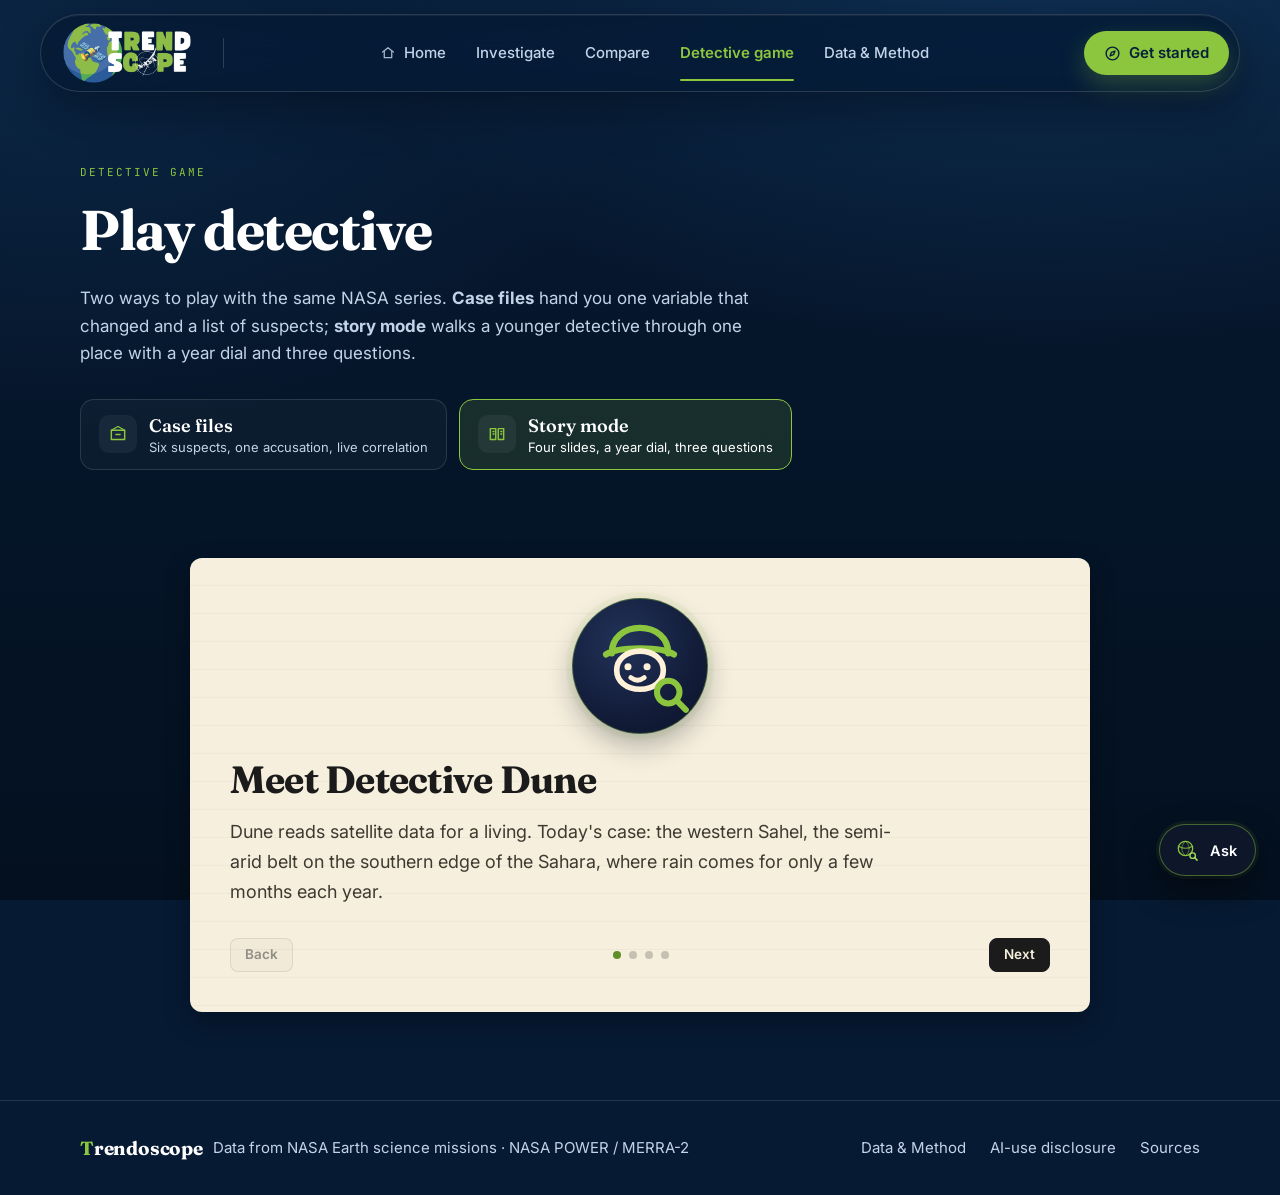
<file: story.html>
<!DOCTYPE html>
<html lang="en">
<head>
<meta charset="UTF-8" />
<meta name="viewport" content="width=device-width, initial-scale=1.0" />
<title>Story mode — Trendoscope</title>
<meta name="description" content="Moved to the detective game." />
<link rel="icon" href="data:image/svg+xml,%3Csvg xmlns='http://www.w3.org/2000/svg' viewBox='0 0 32 32'%3E%3Crect width='32' height='32' rx='9' fill='%23061A33'/%3E%3Ccircle cx='14.5' cy='14.5' r='6' fill='none' stroke='%238CC63F' stroke-width='2.4'/%3E%3Cline x1='19' y1='19' x2='24' y2='24' stroke='%238CC63F' stroke-width='2.4' stroke-linecap='round'/%3E%3C/svg%3E" />
<link rel="preconnect" href="https://fonts.googleapis.com" />
<link rel="preconnect" href="https://fonts.gstatic.com" crossorigin />
<link href="https://fonts.googleapis.com/css2?family=Fraunces:opsz,wght@9..144,400;9..144,600;9..144,700&family=Inter:wght@400;500;600&family=JetBrains+Mono:wght@400;500;700&display=swap" rel="stylesheet" />
<link rel="stylesheet" href="styles.css" />
</head>
<body class="page-redirect">

<a class="skip-link" href="#main">Skip to content</a>

<header class="site-nav">
  <div class="nav-inner">
    <a class="brand" href="index.html" aria-label="Trendoscope — home">
      <img class="brand-logo" src="assets/logo.png" width="428" height="200" alt="Trendoscope" />
    </a>
    <span class="nav-divider" aria-hidden="true"></span>
    <nav class="nav-links" aria-label="Main navigation">
      <a href="index.html"><svg viewBox="0 0 24 24" width="16" height="16" fill="none" stroke="currentColor" stroke-width="1.9" stroke-linecap="round" stroke-linejoin="round" aria-hidden="true"><path d="M4 10.6 12 4l8 6.6"/><path d="M6.4 9.4V19h11.2V9.4"/></svg><span>Home</span></a>
      <a href="investigate.html"><span>Investigate</span></a>
      <a href="compare.html"><span>Compare</span></a>
      <a href="detective-game.html" class="is-active" aria-current="page"><span>Detective game</span></a>
      <a href="data-method.html"><span>Data &amp; Method</span></a>
    </nav>
    <a class="nav-cta" href="investigate.html">
      <svg viewBox="0 0 24 24" width="17" height="17" fill="none" stroke="currentColor" stroke-width="2" stroke-linecap="round" stroke-linejoin="round" aria-hidden="true">
        <circle cx="12" cy="12" r="9"></circle><path d="M15.4 8.6 13.6 13.6 8.6 15.4 10.4 10.4Z"></path>
      </svg>
      <span>Get started</span>
    </a>
  </div>
</header>

<main id="main">
<section class="page-head">
  <div class="container">
    <p class="eyebrow">This page has moved</p>
    <h1 class="page-title">Story mode is part of the Detective game now</h1>
    <p class="page-lede">Taking you to the story inside the Detective game.</p>
    <p><a class="btn btn-primary" href="detective-game.html?tab=story">Open the Detective game <span aria-hidden="true">→</span></a></p>
    <script>location.replace("detective-game.html?tab=story");</script>
  </div>
</section>

</main>

<footer class="site-footer">
  <div class="container footer-inner">
    <p class="footer-left">
      <span class="footer-word">Trendoscope</span>
      Data from NASA Earth science missions · NASA POWER / MERRA-2
    </p>
    <nav class="footer-links" aria-label="Footer navigation">
      <a href="data-method.html">Data &amp; Method</a>
      <a href="data-method.html#ai-use">AI-use disclosure</a>
      <a href="data-method.html#sources">Sources</a>
    </nav>
  </div>
</footer>

<!-- Ask Trendoscope: floating button + side panel (available on every page) -->
<button class="ask-fab" aria-expanded="false" aria-controls="ask-panel" aria-label="Ask Trendoscope">
  <svg viewBox="0 0 34 34" width="26" height="26" fill="none" stroke-linecap="round" stroke-linejoin="round" aria-hidden="true"><circle cx="15" cy="15" r="9.4" stroke="#8CC63F" stroke-width="1.7"/><path d="M6.6 12.4c2.4 1.6 5.2 2.4 8.4 2.4s6-.8 8.4-2.4" stroke="#8CC63F" stroke-width="1.4" opacity="0.85"/><path d="M15 5.6c3.2 2.8 4.8 6 4.8 9.4S18.2 21.6 15 24.4c-3.2-2.8-4.8-6-4.8-9.4S11.8 8.4 15 5.6Z" stroke="#8CC63F" stroke-width="1.2" opacity="0.6"/><circle cx="24.4" cy="24.4" r="3.6" fill="#061A33" stroke="#A6D955" stroke-width="1.8"/><line x1="27" y1="27" x2="30.2" y2="30.2" stroke="#A6D955" stroke-width="2"/></svg>
  <span>Ask</span>
</button>

<aside class="ask-panel" id="ask-panel" aria-hidden="true" aria-label="Ask Trendoscope">
  <div class="ask-head">
    <div class="ask-head-title"><svg viewBox="0 0 34 34" width="26" height="26" fill="none" stroke-linecap="round" stroke-linejoin="round" aria-hidden="true"><circle cx="15" cy="15" r="9.4" stroke="#8CC63F" stroke-width="1.7"/><path d="M6.6 12.4c2.4 1.6 5.2 2.4 8.4 2.4s6-.8 8.4-2.4" stroke="#8CC63F" stroke-width="1.4" opacity="0.85"/><path d="M15 5.6c3.2 2.8 4.8 6 4.8 9.4S18.2 21.6 15 24.4c-3.2-2.8-4.8-6-4.8-9.4S11.8 8.4 15 5.6Z" stroke="#8CC63F" stroke-width="1.2" opacity="0.6"/><circle cx="24.4" cy="24.4" r="3.6" fill="#061A33" stroke="#A6D955" stroke-width="1.8"/><line x1="27" y1="27" x2="30.2" y2="30.2" stroke="#A6D955" stroke-width="2"/></svg><span>Ask Trendoscope</span></div>
    <button class="ask-close" type="button" aria-label="Close chat"><svg viewBox="0 0 24 24" width="18" height="18" fill="none" stroke="currentColor" stroke-width="2" stroke-linecap="round"><line x1="6" y1="6" x2="18" y2="18"/><line x1="18" y1="6" x2="6" y2="18"/></svg></button>
  </div>
  <div class="ask-context">Ask about the data, a method, or the result you have open.</div>
  <div class="chat" role="log" aria-live="polite"></div>
  <div class="ask-suggest">
    <button class="chip" type="button" data-q="What does this p-value mean?">What does the p-value mean?</button>
    <button class="chip" type="button" data-q="Why do the two regions differ?">Why do regions differ?</button>
    <button class="chip" type="button" data-q="Where does the data come from?">Where does the data come from?</button>
  </div>
  <form class="ask-form" id="ask-form">
    <label class="sr-only" for="ask-input">Ask a question</label>
    <input class="input ask-input" id="ask-input" type="text" placeholder="Ask about the data…" autocomplete="off" />
    <button class="ask-send" type="submit" aria-label="Send question"><svg viewBox="0 0 24 24" width="18" height="18" fill="none" stroke="currentColor" stroke-width="2" stroke-linecap="round" stroke-linejoin="round"><line x1="4" y1="12" x2="20" y2="12"/><polyline points="13 5 20 12 13 19"/></svg></button>
  </form>
</aside>

<div class="toast-wrap" aria-live="polite"></div>

<script src="data-core.js"></script>
<script src="data-monthly.js"></script>
<script src="app.js"></script>

</body>
</html>
</file>
<file: styles.css>
/* ==========================================================================
   Trendoscope — shared design system
   --------------------------------------------------------------------------
   Sections
     1. Tokens (colors, type, spacing, radii)
     2. Base + layout
     3. Navigation + footer
     4. Buttons, pills, chips, labels
     5. Cards (glass + paper case files), stamps, stat cards
     6. Forms (selects, inputs, segmented control, switch, tooltips)
     7. Charts (frame, toolbar, legend, alt text)
     8. Investigate / Compare layout
     9. Cases (game)
    10. Story mode
    11. Ask panel (chat)
    12. Guided demo overlay
    13. Feedback: toasts, warnings, skeletons, empty states
    14. Responsive
   ========================================================================== */

/* ============================== 1. TOKENS ============================== */

:root {
  /* Core palette (MVP spec section 3) */
  --navy: #061A33;
  --navy-deep: #04101F;
  --navy-lift: #0B2A4C;
  --green: #8CC63F;
  --green-bright: #A6D955;
  --green-deep: #6FA52E;
  --blue: #2E7BC4;
  --blue-light: #7CC0F2;
  --paper: #F6EFDD;
  --paper-dim: #E9DFC7;
  --ink: #1B1B1B;
  --ink-soft: #3E3A31;
  --accent: var(--green);
  --accent-soft: rgba(140, 198, 63, 0.14);
  --accent-line: rgba(140, 198, 63, 0.45);

  /* Verdict stamps */
  --stamp-sig: #1F9D6B;
  --stamp-nosig: #D64545;
  --stamp-neutral: #8A8F9C;

  /* Four powers */
  --power-water: #4C9BE0;
  --power-land: #A0764A;
  --power-weather: #9B8CE8;
  --power-vegetation: #3FAE5A;

  /* Text on navy */
  --text: #FFFFFF;
  --text-muted: #C2D4E8;
  --text-dim: #94A9C3;

  /* Surfaces on navy */
  --glass: rgba(255, 255, 255, 0.035);
  --glass-hover: rgba(255, 255, 255, 0.06);
  --line: rgba(255, 255, 255, 0.12);
  --line-strong: rgba(255, 255, 255, 0.22);

  /* Type */
  --font-heading: "Fraunces", Georgia, serif;
  --font-body: "Inter", "Helvetica Neue", Arial, sans-serif;
  --font-mono: "JetBrains Mono", ui-monospace, Consolas, monospace;

  /* Spacing (8 px grid) */
  --s1: 8px;   --s2: 16px;  --s3: 24px;  --s4: 32px;
  --s5: 40px;  --s6: 48px;  --s7: 56px;  --s8: 64px;
  --s9: 72px;  --s10: 88px; --s11: 104px;

  /* Radii */
  --r-card: 12px;
  --r-sm: 8px;
  --r-lg: 16px;
  --r-pill: 999px;

  /* Layout */
  --max: 1200px;
  --gutter: 40px;
  --nav-h: 68px;

  /* Effects */
  --shadow: 0 18px 40px rgba(0, 0, 0, 0.45);
  --shadow-soft: 0 10px 26px rgba(0, 0, 0, 0.3);
  --ease: cubic-bezier(0.22, 0.61, 0.36, 1);
}

/* ============================ 2. BASE + LAYOUT ============================ */

*, *::before, *::after { box-sizing: border-box; }

html { scroll-behavior: smooth; -webkit-text-size-adjust: 100%; }

body {
  margin: 0;
  min-height: 100vh;
  font-family: var(--font-body);
  font-size: 16px;
  line-height: 1.6;
  color: var(--text);
  background-color: var(--navy);
  background-image:
    radial-gradient(1100px 620px at 82% -8%, rgba(46, 123, 196, 0.24), transparent 68%),
    radial-gradient(820px 520px at 4% 8%, rgba(46, 123, 196, 0.12), transparent 70%),
    linear-gradient(180deg, #061A33 0%, #04101F 100%);
  background-attachment: fixed, fixed, fixed;
  -webkit-font-smoothing: antialiased;
}

h1, h2, h3, h4 {
  margin: 0;
  font-family: var(--font-heading);
  font-weight: 700;
  line-height: 1.14;
  letter-spacing: -0.01em;
}

p { margin: 0; }
a { color: inherit; text-decoration: none; }
svg { display: block; }
img { max-width: 100%; }
button { font-family: inherit; }

.container {
  width: 100%;
  max-width: var(--max);
  margin-inline: auto;
  padding-inline: var(--gutter);
}

.mono {
  font-family: var(--font-mono);
  font-size: 11px;
  font-weight: 500;
  letter-spacing: 0.14em;
  text-transform: uppercase;
}

.tnum { font-variant-numeric: tabular-nums; }

.section { padding-block: var(--s10); }
.section--tight { padding-block: var(--s7); }

.eyebrow {
  margin: 0 0 var(--s2);
  color: var(--accent);
  font-family: var(--font-mono);
  font-size: 11px;
  letter-spacing: 0.18em;
  text-transform: uppercase;
}

.section-title { font-size: clamp(30px, 3.4vw, 42px); letter-spacing: -0.02em; }
.section-head { margin-bottom: var(--s6); }
.section-head--center { text-align: center; }
.section-lede { max-width: 640px; margin-top: var(--s2); color: var(--text-muted); font-size: 17px; }

.muted { color: var(--text-muted); }
.dim { color: var(--text-dim); }
.center { text-align: center; }

:focus-visible {
  outline: 2px solid var(--accent);
  outline-offset: 3px;
  border-radius: 4px;
}

.sr-only {
  position: absolute; width: 1px; height: 1px; padding: 0; margin: -1px;
  overflow: hidden; clip: rect(0 0 0 0); white-space: nowrap; border: 0;
}

/* page-level helpers */
.page-head { padding-block: var(--s9) var(--s5); }
.page-title { font-size: clamp(34px, 4.6vw, 56px); letter-spacing: -0.025em; }
.page-lede { max-width: 700px; margin-top: var(--s3); color: var(--text-muted); font-size: 17px; }

/* ========================= 3. NAVIGATION + FOOTER ========================= */

.site-nav {
  position: sticky; top: 0; z-index: 50;
  padding: 14px var(--gutter) 0;
}
.nav-inner {
  display: flex; align-items: center; gap: var(--s4);
  max-width: 1280px; margin-inline: auto;
  padding: 8px 10px 8px 22px;
  border: 1px solid rgba(255, 255, 255, 0.14);
  border-radius: var(--r-pill);
  background: rgba(7, 26, 48, 0.76);
  backdrop-filter: blur(18px) saturate(150%);
  -webkit-backdrop-filter: blur(18px) saturate(150%);
  box-shadow: 0 18px 44px rgba(2, 10, 22, 0.45), inset 0 1px 0 rgba(255, 255, 255, 0.06);
}
.brand { display: inline-flex; align-items: center; flex-shrink: 0; }
.brand-logo { display: block; height: 60px; width: auto; }
.nav-divider { width: 1px; height: 30px; flex-shrink: 0; background: rgba(255, 255, 255, 0.16); }
.nav-links { display: flex; align-items: center; gap: 2px; margin-inline: auto; }
.nav-links a {
  position: relative;
  display: inline-flex; align-items: center; gap: 8px;
  padding: 10px 14px; border-radius: var(--r-pill);
  font-size: 15px; font-weight: 500; color: var(--text-muted);
  transition: color 0.18s var(--ease), background-color 0.18s var(--ease);
}
.nav-links a svg { opacity: 0.85; }
.nav-links a::after {
  content: ""; position: absolute; left: 14px; right: 14px; bottom: -6px; height: 2px;
  border-radius: 2px; background: var(--green);
  transform: scaleX(0); transition: transform 0.2s var(--ease);
}
.nav-links a:hover, .nav-links a:focus-visible { color: #fff; background: rgba(255, 255, 255, 0.06); }
.nav-links a:hover::after, .nav-links a:focus-visible::after { transform: scaleX(1); }
.nav-links a.is-active { color: var(--green); font-weight: 600; }
.nav-links a.is-active svg { opacity: 1; }
.nav-links a.is-active::after { transform: scaleX(1); }
.nav-cta {
  display: inline-flex; align-items: center; gap: 8px;
  height: 44px; padding: 0 20px; border-radius: var(--r-pill);
  background: var(--green); color: #08203A;
  font-size: 15px; font-weight: 600; white-space: nowrap;
  box-shadow: 0 10px 24px rgba(140, 198, 63, 0.26);
  transition: background-color 0.18s var(--ease), transform 0.18s var(--ease);
}
.nav-cta:hover, .nav-cta:focus-visible { background: var(--green-bright); transform: translateY(-1px); }
.footer-word { font-family: var(--font-heading); font-weight: 700; font-size: 19px; color: var(--text); letter-spacing: -0.01em; }
.footer-word::first-letter { color: var(--green); }
.site-footer { border-top: 1px solid var(--line); padding-block: var(--s4); margin-top: var(--s2); }
.footer-inner { display: flex; flex-wrap: wrap; align-items: center; justify-content: space-between; gap: var(--s2); }
.footer-left { display: inline-flex; align-items: center; gap: 10px; color: var(--text-muted); font-size: 15px; }
.footer-mark { display: grid; place-items: center; width: 24px; height: 24px; border: 1px solid var(--line-strong); border-radius: 7px; color: var(--accent); }
.footer-mark svg { width: 13px; height: 13px; }
.footer-links { display: flex; flex-wrap: wrap; align-items: center; gap: var(--s3); }
.footer-links a { color: var(--text-muted); font-size: 15px; transition: color 0.18s var(--ease); }
.footer-links a:hover, .footer-links a:focus-visible { color: var(--accent); }

/* ====================== 4. BUTTONS, PILLS, CHIPS, LABELS ====================== */

.btn {
  display: inline-flex; align-items: center; justify-content: center; gap: 9px;
  padding: 13px 22px; border-radius: 10px; border: 1px solid transparent;
  font-size: 15.5px; font-weight: 600; line-height: 1;
  cursor: pointer; text-align: center;
  transition: transform 0.18s var(--ease), background-color 0.18s var(--ease),
    border-color 0.18s var(--ease), box-shadow 0.18s var(--ease), color 0.18s var(--ease);
}
.btn:disabled, .btn[aria-disabled="true"] { opacity: 0.45; cursor: not-allowed; transform: none; }

.btn-primary { background: var(--accent); border-color: var(--accent); color: #0A1B2A; box-shadow: 0 10px 26px rgba(140, 198, 63, 0.22); }
.btn-primary:hover:not(:disabled) { background: #FF9F42; border-color: #FF9F42; transform: translateY(-1px); box-shadow: 0 16px 34px rgba(140, 198, 63, 0.3); }

.btn-ghost { background: transparent; border-color: var(--line-strong); color: var(--text); }
.btn-ghost:hover:not(:disabled) { border-color: var(--accent-line); background: var(--accent-soft); transform: translateY(-1px); }

.btn-quiet { background: rgba(255, 255, 255, 0.05); border-color: var(--line); color: var(--text); }
.btn-quiet:hover:not(:disabled) { background: rgba(255, 255, 255, 0.09); border-color: var(--line-strong); }

.btn-paper { background: var(--paper); border-color: var(--paper); color: var(--ink); }
.btn-paper:hover { background: #FFF9EA; }

.btn-sm { padding: 9px 14px; font-size: 13.5px; border-radius: 8px; }
.btn-block { width: 100%; }

.pill {
  display: inline-flex; align-items: center; gap: 8px;
  padding: 7px 14px 7px 12px; border: 1px solid var(--line-strong);
  border-radius: var(--r-pill); background: rgba(255, 255, 255, 0.03);
  color: var(--text-muted); font-family: var(--font-mono); font-size: 11px;
  letter-spacing: 0.16em; text-transform: uppercase;
}
.pill svg { width: 13px; height: 13px; color: var(--accent); }

.chip {
  display: inline-flex; align-items: center; gap: 7px;
  padding: 8px 13px; border: 1px solid var(--line);
  border-radius: var(--r-pill); background: rgba(255, 255, 255, 0.04);
  color: var(--text-muted); font-size: 13px; cursor: pointer;
  transition: border-color 0.18s var(--ease), background-color 0.18s var(--ease), color 0.18s var(--ease);
}
.chip:hover, .chip:focus-visible { color: var(--text); border-color: var(--accent-line); background: var(--accent-soft); }
.chip.is-active { color: var(--text); border-color: var(--accent); background: var(--accent-soft); }

.tag {
  display: inline-flex; align-items: center; gap: 6px;
  padding: 3px 8px; border-radius: 5px;
  font-family: var(--font-mono); font-size: 10.5px; letter-spacing: 0.12em; text-transform: uppercase;
  border: 1px solid var(--line); color: var(--text-muted);
}
.tag--power { border-color: currentColor; }

.power-dot { width: 8px; height: 8px; border-radius: 50%; flex-shrink: 0; }

/* ================== 5. CARDS, STAMPS, STATS, INSIGHTS ================== */

.glass-card {
  position: relative;
  padding: var(--s3);
  border: 1px solid var(--line);
  border-radius: var(--r-card);
  background: var(--glass);
  transition: border-color 0.22s var(--ease), background-color 0.22s var(--ease),
    box-shadow 0.22s var(--ease), transform 0.22s var(--ease);
}
.glass-card:hover, .glass-card:focus-within {
  border-color: rgba(140, 198, 63, 0.5);
  background: var(--glass-hover);
  box-shadow: 0 0 0 1px rgba(140, 198, 63, 0.16), 0 14px 34px rgba(140, 198, 63, 0.1);
}

/* paper = case-file surface */
.paper {
  position: relative;
  border-radius: var(--r-card);
  background:
    repeating-linear-gradient(transparent 0 27px, rgba(27, 27, 27, 0.035) 27px 28px),
    var(--paper);
  color: var(--ink);
  box-shadow: var(--shadow-soft);
}
.paper { --accent: #5F8F26; --accent-soft: rgba(95, 143, 38, 0.12); --accent-line: rgba(95, 143, 38, 0.45); }
.paper h2, .paper h3, .paper h4 { color: var(--ink); }
.paper .mono { color: var(--ink-soft); }

.icon-tile {
  display: grid; place-items: center; width: 44px; height: 44px;
  border: 1px solid var(--line); border-radius: 10px;
  background: rgba(255, 255, 255, 0.04); color: var(--accent);
}
.icon-tile svg { width: 21px; height: 21px; }

/* Verdict stamp */
.stamp {
  display: inline-flex; align-items: center; gap: 8px;
  padding: 9px 16px; border-radius: 8px;
  border: 3px solid currentColor;
  font-family: var(--font-mono); font-size: 12px; font-weight: 700;
  letter-spacing: 0.14em; text-transform: uppercase;
  transform: rotate(-2.2deg);
  background: rgba(255, 255, 255, 0.04);
}
.stamp svg { width: 15px; height: 15px; }
.stamp--sig { color: var(--stamp-sig); background: rgba(31, 157, 107, 0.12); }
.stamp--nosig { color: var(--stamp-nosig); background: rgba(214, 69, 69, 0.12); }
.stamp--neutral { color: var(--stamp-neutral); background: rgba(138, 143, 156, 0.12); }
.paper .stamp { background: rgba(255, 255, 255, 0.55); }

/* Stat cards */
.stat-grid { display: grid; grid-template-columns: repeat(3, minmax(0, 1fr)); gap: var(--s2); }
.stat-card {
  padding: 14px var(--s2);
  border: 1px solid var(--line); border-radius: var(--r-card);
  background: var(--glass);
  display: flex; flex-direction: column; gap: 4px;
  transition: border-color 0.18s var(--ease), background-color 0.18s var(--ease);
}
.stat-card:hover { border-color: var(--line-strong); background: var(--glass-hover); }
.stat-label { display: flex; align-items: center; gap: 6px; color: var(--text-dim); font-family: var(--font-mono); font-size: 10.5px; letter-spacing: 0.1em; text-transform: uppercase; }
.stat-value { font-size: 24px; font-weight: 600; line-height: 1.2; font-variant-numeric: tabular-nums; }
.stat-unit { font-size: 12.5px; color: var(--text-muted); font-family: var(--font-mono); letter-spacing: 0.02em; }

/* Insight card (paper) */
.insight { padding: var(--s3); }
.insight-title { display: flex; align-items: center; gap: 8px; margin-bottom: var(--s2); font-size: 15px; }
.insight-rows { display: grid; gap: 10px; }
.insight-row { display: grid; grid-template-columns: 110px 1fr; gap: 12px; align-items: baseline; }
.insight-key { font-family: var(--font-mono); font-size: 10.5px; letter-spacing: 0.12em; text-transform: uppercase; color: #6B6250; }
.insight-val { font-size: 15px; line-height: 1.5; color: var(--ink); }

/* ============================== 6. FORMS ============================== */

.setup { padding: var(--s3); }

.field { display: grid; gap: 6px; margin-bottom: var(--s2); }
.field:last-of-type { margin-bottom: 0; }

.field-label {
  display: flex; align-items: center; justify-content: space-between; gap: 8px;
  font-family: var(--font-mono); font-size: 10.5px; letter-spacing: 0.12em;
  text-transform: uppercase; color: var(--text-dim);
}

.select, .input {
  width: 100%; padding: 11px 12px;
  border: 1px solid var(--line-strong); border-radius: var(--r-sm);
  background: rgba(9, 14, 32, 0.7); color: var(--text);
  font-family: var(--font-body); font-size: 15px;
  transition: border-color 0.18s var(--ease), box-shadow 0.18s var(--ease);
}
.select { appearance: none; background-image: url("data:image/svg+xml;charset=utf-8,%3Csvg xmlns='http://www.w3.org/2000/svg' viewBox='0 0 24 24' fill='none' stroke='%23B9C0D2' stroke-width='2'%3E%3Cpolyline points='6 9 12 15 18 9'/%3E%3C/svg%3E"); background-repeat: no-repeat; background-position: right 10px center; background-size: 16px; padding-right: 34px; }
.select:hover, .input:hover { border-color: rgba(255, 255, 255, 0.34); }
.select:focus, .input:focus { outline: none; border-color: var(--accent); box-shadow: 0 0 0 3px rgba(140, 198, 63, 0.2); }
.select option, .select optgroup { background: #101a38; color: var(--text); }

.range-row { display: grid; grid-template-columns: 1fr 1fr; gap: 10px; }

.segmented { display: flex; gap: 4px; padding: 4px; border: 1px solid var(--line); border-radius: 9px; background: rgba(9, 14, 32, 0.6); }
.segmented button {
  flex: 1; padding: 8px 10px; border: 0; border-radius: 6px;
  background: transparent; color: var(--text-muted);
  font-size: 13.5px; font-weight: 500; cursor: pointer;
  transition: background-color 0.16s var(--ease), color 0.16s var(--ease);
}
.segmented button:hover { color: var(--text); background: rgba(255, 255, 255, 0.06); }
.segmented button[aria-pressed="true"] { background: var(--accent); color: #0A1B2A; font-weight: 600; }

.switch { display: flex; align-items: center; justify-content: space-between; gap: 10px; padding: 9px 0; }
.switch-label { font-size: 14.5px; }
.switch-sub { display: block; font-size: 12.5px; color: var(--text-dim); }

.toggle {
  position: relative; flex-shrink: 0; width: 44px; height: 24px;
  border: 1px solid var(--line-strong); border-radius: var(--r-pill);
  background: rgba(9, 14, 32, 0.8); cursor: pointer; padding: 0;
  transition: background-color 0.2s var(--ease), border-color 0.2s var(--ease);
}
.toggle::after {
  content: ""; position: absolute; top: 2px; left: 2px; width: 18px; height: 18px;
  border-radius: 50%; background: var(--text-dim);
  transition: transform 0.2s var(--ease), background-color 0.2s var(--ease);
}
.toggle[aria-pressed="true"] { background: rgba(140, 198, 63, 0.28); border-color: var(--accent); }
.toggle[aria-pressed="true"]::after { transform: translateX(20px); background: var(--accent); }

/* tooltip "?" */
.help {
  position: relative; display: inline-grid; place-items: center;
  width: 16px; height: 16px; border-radius: 50%;
  border: 1px solid var(--line-strong); background: transparent;
  color: var(--text-dim); font-size: 10px; font-weight: 700; line-height: 1;
  cursor: help; flex-shrink: 0;
}
.help:hover, .help:focus-visible { color: var(--text); border-color: var(--accent); }
.help__bubble {
  position: absolute; right: -8px; bottom: 130%; z-index: 30;
  width: 250px; padding: 10px 12px; border-radius: 8px;
  background: #101a38; border: 1px solid var(--line-strong); color: var(--text-muted);
  font-family: var(--font-body); font-size: 13px; font-weight: 400; letter-spacing: 0; text-transform: none;
  line-height: 1.45; text-align: left; box-shadow: var(--shadow);
  opacity: 0; visibility: hidden; transform: translateY(4px);
  transition: opacity 0.16s var(--ease), transform 0.16s var(--ease), visibility 0.16s;
}
.help:hover .help__bubble, .help:focus-visible .help__bubble, .help:focus .help__bubble {
  opacity: 1; visibility: visible; transform: translateY(0);
}

/* mini map */
.mini-map { width: 100%; height: auto; border: 1px solid var(--line); border-radius: var(--r-sm); background: rgba(8, 12, 28, 0.7); }
.mini-map .land { fill: rgba(150, 195, 240, 0.22); }
.mini-map .graticule { stroke: rgba(255, 255, 255, 0.09); stroke-width: 0.6; fill: none; }
.mini-map .region-box { fill: rgba(140, 198, 63, 0.2); stroke: var(--accent); stroke-width: 1.4; }

/* ============================== 7. CHARTS ============================== */

.chart-frame {
  border: 1px solid var(--line);
  border-radius: var(--r-card);
  background: rgba(10, 16, 37, 0.6);
  padding: var(--s2) var(--s2) 10px;
}
.chart-head { display: flex; flex-wrap: wrap; align-items: flex-start; justify-content: space-between; gap: 10px; margin-bottom: 6px; }
.chart-title { font-size: 17px; font-family: var(--font-heading); font-weight: 600; }
.chart-sub { font-size: 12.5px; color: var(--text-dim); font-family: var(--font-mono); letter-spacing: 0.04em; }
.chart-tools { display: flex; gap: 8px; flex-wrap: wrap; }
.chart-host { width: 100%; min-height: 320px; }
.chart-source { margin-top: 6px; padding-top: 8px; border-top: 1px solid rgba(255, 255, 255, 0.08); color: var(--text-dim); font-size: 12px; }
.chart-alt { margin-top: 6px; color: var(--text-dim); font-size: 12.5px; }

.chart-empty {
  display: grid; place-items: center; gap: 8px; min-height: 320px;
  border: 1px dashed var(--line-strong); border-radius: var(--r-card);
  color: var(--text-muted); text-align: center; padding: var(--s4);
}

/* ======================= 8. INVESTIGATE / COMPARE ======================= */

.app-shell { padding-block: var(--s5) var(--s9); }

.app-grid {
  display: grid;
  grid-template-columns: 372px minmax(0, 1fr);
  gap: var(--s4);
  align-items: start;
}

.app-aside { position: sticky; top: calc(var(--nav-h) + 16px); }

.results { display: grid; gap: var(--s3); min-width: 0; }

.result-head { display: flex; flex-wrap: wrap; align-items: center; justify-content: space-between; gap: var(--s2); }
.result-title { font-size: 24px; letter-spacing: -0.01em; }
.result-sub { color: var(--text-dim); font-family: var(--font-mono); font-size: 11px; letter-spacing: 0.12em; text-transform: uppercase; }

.verdict-row {
  display: flex; flex-wrap: wrap; align-items: center; gap: var(--s3);
  padding: var(--s3);
  border: 1px solid var(--line); border-radius: var(--r-card);
  background: linear-gradient(120deg, rgba(255, 255, 255, 0.05), rgba(255, 255, 255, 0.015));
}
.verdict-text { max-width: 560px; }
.verdict-sentence { font-size: 17px; line-height: 1.5; }
.verdict-sentence strong { font-weight: 600; }

.chance { padding: var(--s3); }
.chance-head { display: flex; flex-wrap: wrap; align-items: center; justify-content: space-between; gap: var(--s2); }
.chance-title { font-size: 18px; }
.chance-host { min-height: 180px; margin-top: var(--s2); }
.chance-caption { margin-top: 10px; color: var(--text-muted); font-size: 14.5px; min-height: 22px; }
.chance-stats { display: flex; gap: var(--s3); flex-wrap: wrap; margin-top: 8px; }
.chance-stat { font-family: var(--font-mono); font-size: 11px; letter-spacing: 0.1em; text-transform: uppercase; color: var(--text-dim); }
.chance-stat b { display: block; margin-top: 2px; font-family: var(--font-body); font-size: 17px; color: var(--text); letter-spacing: 0; text-transform: none; }

/* divergence banner */
.diverge {
  display: flex; align-items: flex-start; gap: 14px;
  padding: var(--s3); border-radius: var(--r-card);
  border: 1px solid currentColor;
  color: var(--accent);
  background: rgba(140, 198, 63, 0.1);
}
.diverge--same { color: var(--stamp-sig); background: rgba(31, 157, 107, 0.1); }
.diverge h3 { color: var(--text); font-size: 19px; margin-bottom: 4px; }
.diverge p { color: var(--text-muted); font-size: 15px; }
.diverge svg { flex-shrink: 0; width: 26px; height: 26px; margin-top: 2px; }

.compare-cols { display: grid; grid-template-columns: 1fr 1fr; gap: var(--s3); }
.region-col { padding: var(--s3); border: 1px solid var(--line); border-radius: var(--r-card); background: var(--glass); }
.region-col h3 { font-size: 18px; display: flex; align-items: center; gap: 8px; }
.region-col .stamp { margin: 12px 0; }
.mini-stats { display: grid; grid-template-columns: 1fr 1fr; gap: 10px; margin-top: var(--s2); }
.mini-stat .k { font-family: var(--font-mono); font-size: 10px; letter-spacing: 0.1em; text-transform: uppercase; color: var(--text-dim); }
.mini-stat .v { font-size: 17px; font-variant-numeric: tabular-nums; }

/* ============================== 9. CASES ============================== */

.case-grid { display: grid; grid-template-columns: repeat(2, minmax(0, 1fr)); gap: var(--s3); }

.case-card {
  position: relative; padding: var(--s4) var(--s3) var(--s3);
  display: flex; flex-direction: column; gap: 12px;
  overflow: hidden;
  transition: transform 0.22s var(--ease), box-shadow 0.22s var(--ease);
}
.case-card::before {
  content: ""; position: absolute; inset: 0 0 auto 0; height: 6px;
  background: repeating-linear-gradient(90deg, var(--ink) 0 14px, transparent 14px 22px);
  opacity: 0.25;
}
.case-card:hover { transform: translateY(-3px); box-shadow: 0 18px 34px rgba(0, 0, 0, 0.35); }
.case-card .case-no { display: flex; align-items: center; justify-content: space-between; }
.case-card .case-no span:first-child { font-family: var(--font-mono); font-size: 11px; letter-spacing: 0.18em; text-transform: uppercase; color: #6B6250; }
.case-card h3 { font-size: 25px; letter-spacing: -0.02em; color: var(--ink); }
.case-card .case-event { color: var(--ink-soft); font-size: 15px; line-height: 1.55; }
.case-card .case-meta { display: flex; flex-wrap: wrap; gap: 8px; margin-top: auto; padding-top: 6px; }
.case-card .tag { border-color: rgba(27, 27, 27, 0.22); color: #5C5443; }

.case-shell { display: grid; grid-template-columns: minmax(0, 1fr) 320px; gap: var(--s4); align-items: start; }
.case-main { display: grid; gap: var(--s3); }
.case-side { position: sticky; top: calc(var(--nav-h) + 16px); display: grid; gap: var(--s2); }

.suspect-grid { display: grid; grid-template-columns: repeat(auto-fit, minmax(180px, 1fr)); gap: var(--s2); }
.suspect {
  display: flex; flex-direction: column; gap: 8px; padding: var(--s2);
  text-align: left; cursor: pointer;
  border: 1px solid rgba(27, 27, 27, 0.16); border-radius: var(--r-card);
  background: #FBF6E9; color: var(--ink);
  transition: transform 0.18s var(--ease), border-color 0.18s var(--ease), box-shadow 0.18s var(--ease);
}
.suspect:hover { transform: translateY(-2px); border-color: var(--accent); box-shadow: 0 10px 22px rgba(0, 0, 0, 0.14); }
.suspect[aria-pressed="true"] { border-color: var(--accent); box-shadow: 0 0 0 2px var(--accent) inset, 0 10px 22px rgba(0, 0, 0, 0.16); }
.suspect[disabled] { opacity: 0.65; cursor: default; }
.suspect .s-name { font-family: var(--font-heading); font-size: 17px; font-weight: 600; }
.suspect .s-def { font-size: 13px; color: #5C5443; line-height: 1.45; }
.suspect .s-pick { font-family: var(--font-mono); font-size: 10px; letter-spacing: 0.12em; text-transform: uppercase; color: #7A7160; }

.timeline { display: grid; gap: 0; }
.timeline-item { position: relative; display: grid; grid-template-columns: 44px 1fr; gap: var(--s2); padding-bottom: var(--s3); }
.timeline-item:not(:last-child)::before {
  content: ""; position: absolute; left: 21px; top: 34px; bottom: 0;
  border-left: 1px dashed rgba(27, 27, 27, 0.28);
}
.timeline-dot {
  display: grid; place-items: center; width: 44px; height: 44px; border-radius: 50%;
  border: 2px solid var(--ink); background: #FBF6E9;
  font-family: var(--font-mono); font-size: 12px; font-weight: 700; color: var(--ink);
}
.timeline-body { padding-top: 4px; }
.timeline-body h4 { font-size: 17px; color: var(--ink); }
.timeline-body p { font-size: 14px; color: #5C5443; }
.timeline-lag { font-family: var(--font-mono); font-size: 10.5px; letter-spacing: 0.04em; color: #8A8070; }

.score-box { text-align: center; padding: var(--s3); }
.score-value { font-family: var(--font-heading); font-size: 44px; line-height: 1; color: var(--ink); }
.score-label { font-family: var(--font-mono); font-size: 10.5px; letter-spacing: 0.14em; text-transform: uppercase; color: #6B6250; }

/* ============================== 10. STORY ============================== */

.story-shell { max-width: 900px; margin-inline: auto; }
.story-card { padding: var(--s5); }
.story-slide { display: none; }
.story-slide.is-active { display: block; animation: fade-up 0.35s var(--ease); }
@keyframes fade-up { from { opacity: 0; transform: translateY(8px); } to { opacity: 1; transform: none; } }

.story-heading { font-size: clamp(26px, 3.6vw, 38px); color: var(--ink); letter-spacing: -0.02em; }
.story-body { margin-top: var(--s2); font-size: 18px; line-height: 1.65; color: var(--ink-soft); max-width: 62ch; }

.story-controls { display: flex; align-items: center; justify-content: space-between; gap: var(--s2); margin-top: var(--s4); }
.story-dots { display: flex; gap: 8px; }
.story-dots span { width: 8px; height: 8px; border-radius: 50%; background: rgba(27, 27, 27, 0.22); }
.story-dots span.is-on { background: var(--accent); }

.then-now { margin-top: var(--s3); display: grid; gap: var(--s2); }
.then-now input[type="range"] { width: 100%; accent-color: var(--accent); }
.then-now .dates { display: flex; justify-content: space-between; font-family: var(--font-mono); font-size: 11px; letter-spacing: 0.1em; color: #6B6250; }

.quiz { display: grid; gap: var(--s2); margin-top: var(--s2); }
.quiz-q { font-family: var(--font-heading); font-size: 20px; color: var(--ink); }
.quiz-opts { display: grid; gap: 10px; }
.quiz-opt {
  display: flex; align-items: center; gap: 10px; padding: 12px 14px;
  border: 1px solid rgba(27, 27, 27, 0.2); border-radius: 10px;
  background: #FBF6E9; color: var(--ink); font-size: 15.5px; text-align: left; cursor: pointer;
  transition: border-color 0.16s var(--ease), background-color 0.16s var(--ease);
}
.quiz-opt:hover { border-color: var(--accent); }
.quiz-opt.is-correct { border-color: var(--stamp-sig); background: rgba(31, 157, 107, 0.16); }
.quiz-opt.is-wrong { border-color: var(--stamp-nosig); background: rgba(214, 69, 69, 0.14); }
.quiz-feedback { font-size: 14.5px; color: #5C5443; min-height: 22px; }
.quiz-progress { font-family: var(--font-mono); font-size: 10.5px; letter-spacing: 0.14em; text-transform: uppercase; color: #6B6250; }

.badge-award { display: grid; place-items: center; gap: var(--s2); text-align: center; padding: var(--s3); }
.badge-award .badge {
  display: grid; place-items: center; width: 132px; height: 132px; border-radius: 50%;
  border: 3px dashed var(--accent); color: var(--accent);
  background: rgba(140, 198, 63, 0.12);
  font-family: var(--font-mono); font-size: 12px; letter-spacing: 0.12em; text-transform: uppercase;
  transform: rotate(-4deg);
}

/* ============================ 11. ASK PANEL ============================ */

.ask-fab {
  position: fixed; right: 24px; bottom: 24px; z-index: 80;
  display: inline-flex; align-items: center; gap: 10px;
  padding: 12px 18px 12px 14px;
  border: 1px solid var(--accent-line); border-radius: var(--r-pill);
  background: rgba(16, 23, 44, 0.92);
  backdrop-filter: blur(12px);
  color: var(--text); font-size: 14.5px; font-weight: 600;
  box-shadow: 0 14px 34px rgba(0, 0, 0, 0.45), 0 0 0 3px rgba(140, 198, 63, 0.08);
  cursor: pointer;
  transition: transform 0.18s var(--ease), border-color 0.18s var(--ease), box-shadow 0.18s var(--ease);
}
.ask-fab:hover { transform: translateY(-2px); border-color: var(--accent); box-shadow: 0 18px 38px rgba(0, 0, 0, 0.5), 0 0 0 4px rgba(140, 198, 63, 0.14); }
.ask-fab svg { width: 26px; height: 26px; }

.ask-panel {
  position: fixed; top: 0; right: 0; bottom: 0; z-index: 90;
  width: min(420px, 100vw);
  display: flex; flex-direction: column;
  border-left: 1px solid var(--line-strong);
  background: #0C1329;
  box-shadow: -20px 0 60px rgba(0, 0, 0, 0.5);
  transform: translateX(102%);
  transition: transform 0.28s var(--ease);
  visibility: hidden;
}
.ask-panel.is-open { transform: none; visibility: visible; }

.ask-head { display: flex; align-items: center; justify-content: space-between; gap: 12px; padding: var(--s2) var(--s2) var(--s2) var(--s3); border-bottom: 1px solid var(--line); }
.ask-head-title { display: flex; align-items: center; gap: 10px; font-family: var(--font-heading); font-size: 18px; }
.ask-head-title svg { width: 26px; height: 26px; }
.ask-close { display: grid; place-items: center; width: 32px; height: 32px; border: 1px solid var(--line); border-radius: 8px; background: transparent; color: var(--text-muted); cursor: pointer; }
.ask-close:hover { color: var(--text); border-color: var(--line-strong); }

.ask-context { margin: var(--s2) var(--s2) 0; padding: 10px 12px; border: 1px dashed var(--accent-line); border-radius: 10px; background: rgba(140, 198, 63, 0.07); font-size: 12.5px; color: var(--text-muted); }
.ask-context b { color: var(--text); font-weight: 600; }

.chat { flex: 1; overflow-y: auto; padding: var(--s2); display: flex; flex-direction: column; gap: 12px; }
.bubble { max-width: 92%; padding: 11px 13px; border-radius: 12px; font-size: 14.5px; line-height: 1.55; }
.bubble--ai { align-self: flex-start; background: rgba(255, 255, 255, 0.05); border: 1px solid var(--line); border-bottom-left-radius: 4px; }
.bubble--user { align-self: flex-end; background: rgba(140, 198, 63, 0.16); border: 1px solid var(--accent-line); border-bottom-right-radius: 4px; }
.bubble-meta { display: block; margin-bottom: 5px; font-family: var(--font-mono); font-size: 9.5px; letter-spacing: 0.12em; text-transform: uppercase; color: var(--text-dim); }
.bubble strong { color: var(--text); }

.ask-suggest { display: flex; flex-wrap: wrap; gap: 8px; padding: 0 var(--s2) var(--s2); }
.ask-suggest .chip { font-size: 12px; padding: 6px 10px; }

.ask-form { display: flex; gap: 8px; padding: var(--s2); border-top: 1px solid var(--line); }
.ask-form .input { flex: 1; }
.ask-send { display: grid; place-items: center; width: 44px; flex-shrink: 0; border: 0; border-radius: 8px; background: var(--accent); color: #0A1B2A; cursor: pointer; }
.ask-send:hover { background: #FF9F42; }
.ask-send svg { width: 18px; height: 18px; }

.typing { display: inline-flex; gap: 4px; align-items: center; }
.typing span { width: 5px; height: 5px; border-radius: 50%; background: var(--text-dim); animation: blink 1.1s infinite; }
.typing span:nth-child(2) { animation-delay: 0.15s; }
.typing span:nth-child(3) { animation-delay: 0.3s; }
@keyframes blink { 0%, 60%, 100% { opacity: 0.25; } 30% { opacity: 1; } }

/* ========================== 12. GUIDED DEMO ========================== */

.demo-layer { position: fixed; inset: 0; z-index: 70; display: none; }
.demo-layer.is-open { display: block; }
.demo-scrim { position: absolute; inset: 0; background: rgba(6, 10, 24, 0.72); backdrop-filter: blur(2px); }

.demo-spot {
  position: absolute; border-radius: 14px;
  box-shadow: 0 0 0 4px var(--accent), 0 0 0 9999px rgba(6, 10, 24, 0.7);
  transition: all 0.32s var(--ease);
  pointer-events: none;
}
.demo-card {
  position: fixed; z-index: 72; width: min(360px, calc(100vw - 32px));
  padding: var(--s3);
  border: 1px solid var(--accent-line); border-radius: var(--r-card);
  background: #101a38; box-shadow: var(--shadow);
  transition: top 0.3s var(--ease), left 0.3s var(--ease);
}
.demo-step { font-family: var(--font-mono); font-size: 10px; letter-spacing: 0.16em; text-transform: uppercase; color: var(--accent); }
.demo-card h3 { margin: 6px 0 6px; font-size: 20px; }
.demo-card p { color: var(--text-muted); font-size: 14.5px; }
.demo-actions { display: flex; align-items: center; justify-content: space-between; gap: 10px; margin-top: var(--s3); }
.demo-dots { display: flex; gap: 6px; }
.demo-dots span { width: 7px; height: 7px; border-radius: 50%; background: rgba(255, 255, 255, 0.22); }
.demo-dots span.is-on { background: var(--accent); }

/* ==================== 13. TOASTS, WARNINGS, SKELETONS ==================== */

.toast-wrap { position: fixed; left: 50%; bottom: 92px; transform: translateX(-50%); z-index: 95; display: grid; gap: 8px; justify-items: center; pointer-events: none; }
.toast {
  padding: 10px 16px; border-radius: var(--r-pill);
  background: #16203c; border: 1px solid var(--line-strong); color: var(--text);
  font-size: 14px; box-shadow: var(--shadow);
  animation: toast-in 0.22s var(--ease);
}
@keyframes toast-in { from { opacity: 0; transform: translateY(8px); } to { opacity: 1; transform: none; } }

.warning {
  display: flex; gap: 10px; align-items: flex-start;
  padding: 11px 14px; border-radius: 10px;
  border: 1px solid rgba(140, 198, 63, 0.45); background: rgba(140, 198, 63, 0.1);
  color: var(--text-muted); font-size: 14px;
}
.warning svg { flex-shrink: 0; width: 17px; height: 17px; color: var(--accent); margin-top: 2px; }
.warning strong { color: var(--text); }
.warning--danger { border-color: rgba(214, 69, 69, 0.5); background: rgba(214, 69, 69, 0.12); }
.warning--danger svg { color: var(--stamp-nosig); }

.skeleton { position: relative; overflow: hidden; background: rgba(255, 255, 255, 0.05); border-radius: var(--r-card); }
.skeleton::after {
  content: ""; position: absolute; inset: 0;
  background: linear-gradient(90deg, transparent, rgba(255, 255, 255, 0.08), transparent);
  transform: translateX(-100%); animation: shimmer 1.3s infinite;
}
@keyframes shimmer { 100% { transform: translateX(100%); } }
.sk-line { height: 12px; border-radius: 6px; margin-bottom: 10px; }
.sk-chart { height: 300px; }

.empty-state { display: grid; place-items: center; gap: 10px; text-align: center; padding: var(--s8) var(--s3); border: 1px dashed var(--line-strong); border-radius: var(--r-card); color: var(--text-muted); }
.empty-state h3 { color: var(--text); font-size: 20px; }

/* ============================== 14. RESPONSIVE ============================== */

@media (max-width: 1180px) {
  :root { --gutter: 32px; }
  .nav-links { gap: var(--s3); }
  .nav-meta { display: none; }
}

@media (max-width: 1024px) {
  .app-grid { grid-template-columns: 320px minmax(0, 1fr); gap: var(--s3); }
  .case-shell { grid-template-columns: minmax(0, 1fr); }
  .case-side { position: static; }
  .stat-grid { grid-template-columns: repeat(2, minmax(0, 1fr)); }
}

@media (max-width: 900px) {
  :root { --gutter: 24px; }
  .nav-inner { flex-wrap: wrap; gap: 10px var(--s2); padding-block: 10px; }
  .nav-links { order: 3; width: 100%; gap: 10px var(--s3); flex-wrap: wrap; padding-bottom: 6px; }
  .nav-links a { white-space: nowrap; font-size: 14.5px; }

  .app-grid { grid-template-columns: minmax(0, 1fr); }
  .app-aside { position: static; }
  .compare-cols { grid-template-columns: minmax(0, 1fr); }
  .case-grid { grid-template-columns: minmax(0, 1fr); }
  .section { padding-block: var(--s8); }
  .section-head--center { text-align: left; }
  .page-head { padding-block: var(--s7) var(--s4); }
  .ask-fab { right: 16px; bottom: 16px; padding: 11px; border-radius: 50%; }
  .ask-fab span { display: none; }
  .insight-row { grid-template-columns: 92px 1fr; }
  .story-card { padding: var(--s3); }
  .demo-card { left: 16px !important; right: 16px; width: auto; }
}

@media (max-width: 620px) {
  .stat-grid { grid-template-columns: repeat(2, minmax(0, 1fr)); }
  .result-title { font-size: 21px; }
  .verdict-row { padding: var(--s2); gap: var(--s2); }
  .chart-head { flex-direction: column; }
  .footer-inner { flex-direction: column; align-items: flex-start; }
  .btn { width: 100%; }
  .segmented button { font-size: 13px; }
  .mini-stats { grid-template-columns: 1fr; }
}

@media (prefers-reduced-motion: reduce) {
  *, *::before, *::after {
    animation-duration: 0.001ms !important;
    animation-iteration-count: 1 !important;
    transition-duration: 0.001ms !important;
    scroll-behavior: auto !important;
  }
}

/* ==========================================================================
   HOME PAGE
   ========================================================================== */

.hero { position: relative; padding: var(--s9) 0 var(--s8); overflow: hidden; }
.hero-grid {
  position: relative;
  display: grid;
  grid-template-columns: minmax(0, 1.02fr) minmax(0, 0.98fr);
  align-items: center;
  gap: var(--s7);
}
.hero-copy { max-width: 580px; }
.hero-title { font-size: clamp(38px, 5vw, 62px); line-height: 1.06; letter-spacing: -0.028em; margin-bottom: var(--s3); }
.hero-title .accent { color: var(--accent); }
.hero-sub { max-width: 520px; margin-bottom: var(--s5); color: var(--text-muted); font-size: 17.5px; line-height: 1.62; }
.hero-actions { display: flex; flex-wrap: wrap; gap: var(--s2); }
.hero-meta { margin-top: var(--s4); color: var(--text-dim); }

.hero-visual { position: relative; display: flex; justify-content: center; }
.globe-wrap { position: relative; width: min(520px, 100%); aspect-ratio: 1 / 1; }
.globe { position: relative; z-index: 1; width: 100%; height: 100%; overflow: visible; }
.globe-atmosphere {
  position: absolute; inset: 4%; border-radius: 50%;
  background: radial-gradient(circle at 40% 34%, rgba(104, 176, 250, 0.38) 0%, rgba(54, 122, 205, 0.2) 50%, rgba(30, 70, 130, 0) 74%);
  filter: blur(26px); z-index: 0;
}
.orbit-line { fill: none; stroke: rgba(150, 195, 240, 0.28); stroke-width: 1; stroke-dasharray: 3 9; }
.graticule ellipse, .graticule line { fill: none; stroke: rgba(255, 255, 255, 0.06); stroke-width: 1; }
.land-dots-group circle { fill: rgba(163, 205, 250, 0.78); }

.marker { position: absolute; left: var(--x); top: var(--y); z-index: 2; transform: translate(-50%, -50%); }
.marker-dot {
  display: block; width: 9px; height: 9px; border-radius: 50%; background: var(--accent);
  box-shadow: 0 0 0 0 rgba(140, 198, 63, 0.55), 0 0 14px rgba(140, 198, 63, 0.85);
  animation: marker-pulse 2.8s var(--ease) infinite;
}
.marker:nth-of-type(2) .marker-dot { animation-delay: 0.7s; }
.marker:nth-of-type(3) .marker-dot { animation-delay: 1.4s; }
.marker:nth-of-type(4) .marker-dot { animation-delay: 2.1s; }
@keyframes marker-pulse {
  0% { box-shadow: 0 0 0 0 rgba(140, 198, 63, 0.55), 0 0 14px rgba(140, 198, 63, 0.8); }
  70% { box-shadow: 0 0 0 12px rgba(140, 198, 63, 0), 0 0 14px rgba(140, 198, 63, 0.55); }
  100% { box-shadow: 0 0 0 0 rgba(140, 198, 63, 0), 0 0 14px rgba(140, 198, 63, 0.8); }
}
.marker-label {
  position: absolute; left: 15px; top: 50%; transform: translateY(-50%);
  white-space: nowrap; padding: 3px 6px; border-radius: 4px;
  background: rgba(8, 13, 24, 0.55); backdrop-filter: blur(3px);
  font-size: 11px; letter-spacing: 0.12em; color: rgba(240, 245, 253, 0.92);
  text-shadow: 0 1px 6px rgba(6, 10, 20, 0.9);
}
.marker-label--left { left: auto; right: 15px; }

.example-card {
  position: absolute; right: -26px; bottom: -6px; z-index: 3; width: 300px;
  padding: var(--s2) 18px 18px;
  border: 1px solid rgba(255, 255, 255, 0.16); border-radius: var(--r-card);
  background: rgba(18, 26, 44, 0.66);
  backdrop-filter: blur(16px) saturate(120%);
  box-shadow: var(--shadow);
}
.example-tag { margin: 0 0 10px; font-size: 10.5px; letter-spacing: 0.16em; color: var(--accent); }
.example-row { display: flex; align-items: flex-start; gap: 10px; }
.trend-badge {
  display: grid; place-items: center; flex-shrink: 0; width: 26px; height: 26px; margin-top: 2px;
  border: 1px solid rgba(140, 198, 63, 0.5); border-radius: 50%;
  color: var(--accent); background: rgba(140, 198, 63, 0.1);
}
.trend-badge svg { width: 14px; height: 14px; }
.example-title { font-size: 16px; font-weight: 600; line-height: 1.3; }
.example-text { margin-top: 8px; color: var(--text-muted); font-size: 14px; line-height: 1.5; }
.example-figure { display: block; margin-top: 6px; font-family: var(--font-mono); font-size: 11px; letter-spacing: 0.06em; color: var(--accent); }

/* four powers */
.powers { padding-block: var(--s9) var(--s10); border-top: 1px solid var(--line); }
.powers-head { display: flex; flex-wrap: wrap; align-items: flex-end; justify-content: space-between; gap: var(--s3); margin-bottom: var(--s5); }
.powers-note { max-width: 380px; color: var(--text-muted); font-size: 15px; }

.power-grid { display: grid; grid-template-columns: repeat(4, minmax(0, 1fr)); gap: var(--s3); }
.power-card {
  display: flex; flex-direction: column; gap: 10px;
  padding: var(--s3);
  border: 1px solid var(--line); border-radius: var(--r-card);
  background: var(--glass);
  transition: border-color 0.22s var(--ease), transform 0.22s var(--ease), box-shadow 0.22s var(--ease), background-color 0.22s var(--ease);
}
.power-card:hover, .power-card:focus-visible {
  border-color: var(--power);
  transform: translateY(-3px);
  background: rgba(255, 255, 255, 0.055);
  box-shadow: 0 16px 34px rgba(0, 0, 0, 0.35), 0 0 0 1px var(--power) inset;
}
.power-card:hover .card-link, .power-card:focus-visible .card-link { color: var(--power); border-color: var(--power); gap: 12px; }
.power-icon {
  display: grid; place-items: center; width: 44px; height: 44px; border-radius: 10px;
  border: 1px solid var(--power);
  background: rgba(255, 255, 255, 0.05);
  color: var(--power);
}
.power-icon svg { width: 22px; height: 22px; }
.power-card h3 { font-size: 23px; letter-spacing: -0.01em; }
.power-card p { color: var(--text-muted); font-size: 15px; line-height: 1.55; }
.power-vars { display: flex; flex-wrap: wrap; gap: 6px; margin-top: auto; padding-top: 6px; }
.chip-static {
  padding: 4px 8px; border: 1px solid var(--line); border-radius: var(--r-pill);
  font-family: var(--font-mono); font-size: 10px; letter-spacing: 0.08em;
  text-transform: uppercase; color: var(--text-dim);
}

/* how it works */
.how-grid { display: grid; grid-template-columns: repeat(3, minmax(0, 1fr)); gap: var(--s5); position: relative; }
.how-grid::before {
  content: ""; position: absolute; top: 22px; left: 14%; right: 14%;
  border-top: 1px dashed rgba(255, 255, 255, 0.16);
}
.how-step { position: relative; z-index: 1; text-align: center; display: flex; flex-direction: column; align-items: center; }
.how-step .icon-tile { background: var(--navy); box-shadow: 0 0 0 6px var(--navy); margin-bottom: var(--s2); }
.step-num { margin-bottom: 10px; color: var(--text-dim); }
.how-title { font-size: 20px; margin-bottom: 8px; }
.how-text { max-width: 260px; color: var(--text-muted); font-size: 16px; }

.closing { padding-block: var(--s9); border-top: 1px solid var(--line); background: rgba(255, 255, 255, 0.015); }
.closing-inner { display: flex; flex-wrap: wrap; align-items: center; justify-content: space-between; gap: var(--s4); }
.closing-title { font-size: clamp(24px, 2.8vw, 32px); max-width: 620px; }
.closing-text { max-width: 620px; margin-top: 10px; color: var(--text-muted); font-size: 16px; }
.closing-actions { display: flex; flex-wrap: wrap; gap: var(--s2); }

/* ==========================================================================
   APP PAGES
   ========================================================================== */

.app-head { display: flex; flex-wrap: wrap; align-items: flex-end; justify-content: space-between; gap: var(--s3); margin-bottom: var(--s5); }
.app-head-actions { display: flex; gap: var(--s2); }

.setup-head { display: flex; align-items: baseline; justify-content: space-between; gap: 10px; margin-bottom: var(--s3); }
.setup-title { font-size: 20px; }
.field-note { margin-top: 2px; font-size: 12.5px; line-height: 1.45; color: var(--text-dim); }
.field-note strong { color: var(--text-muted); }
.mini-map-holder { margin-top: 8px; }
.setup-foot { margin-top: 12px; color: var(--text-dim); font-size: 9.5px; letter-spacing: 0.1em; text-align: center; }

.empty-actions { display: flex; flex-wrap: wrap; gap: var(--s2); justify-content: center; margin-top: var(--s2); }
.sk-grid { display: grid; grid-template-columns: repeat(3, minmax(0, 1fr)); gap: var(--s2); margin-top: var(--s2); }

.chance-placeholder { display: grid; place-items: center; min-height: 180px; border: 1px dashed var(--line); border-radius: var(--r-card); color: var(--text-dim); }
.chance-progress { height: 8px; border-radius: 4px; background: rgba(255, 255, 255, 0.08); overflow: hidden; margin-top: 40px; }
.chance-bar { height: 100%; width: 0; background: var(--accent); transition: width 0.12s linear; }

.demo-buttons { display: flex; gap: 8px; }
.demo-skip { margin-top: 12px; }

/* compare presets */
.preset-block { margin-top: var(--s2); padding: var(--s3); }
.preset-list { display: grid; gap: 8px; }
.preset-chip {
  display: grid; gap: 2px; text-align: left; padding: 10px 12px;
  border: 1px solid var(--line); border-radius: 10px;
  background: rgba(255, 255, 255, 0.03); color: var(--text); cursor: pointer;
  transition: border-color 0.18s var(--ease), background-color 0.18s var(--ease);
}
.preset-chip:hover { border-color: var(--accent-line); background: var(--accent-soft); }
.preset-title { font-weight: 600; font-size: 14px; }
.preset-sub { font-size: 12px; color: var(--text-dim); }

.why-card { padding: var(--s3); margin-top: 0; }
.why-label { color: #8A6A2A; font-size: 10px; letter-spacing: 0.16em; margin-bottom: 8px; }
.why-title { color: var(--ink); font-size: 21px; margin-bottom: 8px; }
.why-text { color: var(--ink-soft); font-size: 15px; line-height: 1.6; margin-bottom: 10px; }
.why-foot { color: #7A7160; font-size: 9.5px; letter-spacing: 0.1em; border-top: 1px dashed rgba(27, 27, 27, 0.25); padding-top: 10px; }

/* cases */
.rules-card { margin-top: var(--s4); padding: var(--s4); }
.rules-title { font-size: 22px; margin-bottom: var(--s3); }
.rules-grid { display: grid; grid-template-columns: repeat(3, minmax(0, 1fr)); gap: var(--s3); }
.rules-text { color: var(--text-muted); font-size: 14.5px; margin-top: 6px; }
.rules-foot { margin-top: var(--s3); padding-top: var(--s2); border-top: 1px solid var(--line); color: var(--text-dim); font-size: 13px; }

.back-link { display: inline-block; margin-bottom: var(--s2); color: var(--text-dim); transition: color 0.18s var(--ease); }
.back-link:hover { color: var(--accent); }

.case-brief { padding: var(--s3); }
.case-no-line { color: #8A6A2A; font-size: 10px; letter-spacing: 0.16em; margin-bottom: 8px; }
.case-task { color: var(--ink-soft); font-size: 16px; line-height: 1.6; }
.suspects-card { padding: var(--s3); }
.suspects-title { color: var(--ink); font-size: 24px; margin-bottom: 4px; }
.suspects-hint { color: #5C5443; font-size: 14px; margin-bottom: var(--s3); }
.accuse-row { display: flex; flex-wrap: wrap; align-items: center; gap: var(--s2); margin-top: var(--s3); }
.accuse-row .dim { color: #7A7160; font-size: 13.5px; }

.result-card { padding: var(--s3); }
.result-title-ink { color: var(--ink); font-size: 24px; margin: 12px 0 8px; }
.result-line { color: var(--ink-soft); font-size: 15.5px; line-height: 1.6; margin-bottom: 8px; }
.result-foot { margin-top: 10px; padding-top: 10px; border-top: 1px dashed rgba(27, 27, 27, 0.25); color: #7A7160; font-size: 13px; }

.stage2-card { padding: var(--s3); }
.case-end { margin-top: var(--s3); padding-top: var(--s3); border-top: 1px dashed rgba(27, 27, 27, 0.25); }
.case-end-score { font-family: var(--font-heading); font-size: 22px; color: var(--ink); margin-bottom: 6px; }
.case-end-actions { display: flex; flex-wrap: wrap; gap: 10px; margin-top: var(--s2); }

.btn-ink { background: var(--ink); border-color: var(--ink); color: var(--paper); }
.btn-ink:hover:not(:disabled) { background: #2E2A22; border-color: #2E2A22; transform: translateY(-1px); }

.case-card .btn-ink { align-self: flex-start; margin-top: 8px; }

/* story */
.story-mascot { display: grid; place-items: center; margin-bottom: var(--s2); }
.story-stat { display: flex; align-items: center; gap: var(--s2); margin-top: var(--s3); }
.story-number { font-family: var(--font-heading); font-size: 46px; line-height: 1; color: var(--ink); }
.story-caption { color: #5C5443; font-size: 14px; line-height: 1.45; }
.story-chart { height: 240px; margin-top: var(--s3); }
.badge-actions { display: flex; flex-wrap: wrap; gap: 10px; justify-content: center; }

/* method page */
.pipeline { padding: var(--s4); }
.pipeline-steps { display: grid; grid-template-columns: repeat(4, minmax(0, 1fr)); gap: var(--s3); list-style: none; margin: var(--s2) 0 0; padding: 0; }
.pipeline-steps li { display: grid; gap: 6px; padding-top: var(--s2); border-top: 2px solid var(--accent); }
.pipeline-steps strong { font-size: 16px; }
.pipeline-steps span:last-child { color: var(--text-dim); font-size: 13px; line-height: 1.5; }
.pipe-num { color: var(--accent); font-family: var(--font-mono); font-size: 10px; letter-spacing: 0.14em; }

.table-wrap { padding: 0; overflow-x: auto; }
.data-table { width: 100%; border-collapse: collapse; font-size: 14.5px; }
.data-table th, .data-table td { padding: 14px 16px; text-align: left; vertical-align: top; border-bottom: 1px solid var(--line); }
.data-table th { font-family: var(--font-mono); font-size: 10.5px; letter-spacing: 0.12em; text-transform: uppercase; color: var(--text-dim); font-weight: 500; }
.data-table tr:last-child td { border-bottom: 0; }
.data-table td { color: var(--text-muted); }
.data-table td strong { color: var(--text); }
.data-table a { color: var(--accent); text-decoration: underline; text-decoration-color: rgba(140, 198, 63, 0.5); }
.data-table code, .source-note code, .disclosure code { font-family: var(--font-mono); font-size: 12px; color: var(--text); background: rgba(255, 255, 255, 0.06); padding: 1px 4px; border-radius: 4px; }
.source-note { margin-top: var(--s2); color: var(--text-dim); font-size: 13.5px; }
.source-note a { color: var(--accent); }

.method-grid { display: grid; grid-template-columns: repeat(2, minmax(0, 1fr)); gap: var(--s3); }
.method-card { padding: var(--s3); }
.method-num { color: var(--accent); margin-bottom: 8px; }
.method-card h3 { font-size: 20px; margin-bottom: 8px; }
.method-card p { color: var(--text-muted); font-size: 15px; }
.formula-card { margin-top: var(--s3); padding: var(--s3); display: grid; grid-template-columns: 1fr 1fr; gap: var(--s3); }
.formula { margin-top: 6px; font-family: var(--font-mono); font-size: 13.5px; color: var(--text); }
.formula-note { color: var(--text-dim); font-size: 11px; }

.selftest { padding: var(--s3); }
.selftest-head { display: flex; flex-wrap: wrap; align-items: center; justify-content: space-between; gap: var(--s2); }
.selftest-head h3 { font-size: 20px; }
.selftest-list { list-style: none; margin: var(--s3) 0 0; padding: 0; display: grid; gap: 10px; }
.selftest-item { display: flex; gap: 12px; align-items: flex-start; padding: 12px 14px; border: 1px solid var(--line); border-radius: 10px; background: rgba(255, 255, 255, 0.03); }
.selftest-item[data-state="idle"] { opacity: 0.7; }
.st-dot { width: 10px; height: 10px; border-radius: 50%; margin-top: 5px; flex-shrink: 0; background: var(--text-dim); }
.selftest-item[data-state="pass"] .st-dot { background: var(--stamp-sig); box-shadow: 0 0 10px rgba(31, 157, 107, 0.6); }
.selftest-item[data-state="fail"] .st-dot { background: var(--stamp-nosig); box-shadow: 0 0 10px rgba(214, 69, 69, 0.6); }
.st-text { font-size: 14.5px; }
.st-detail { color: var(--text-muted); font-size: 13.5px; }

.repro { margin-top: var(--s3); padding: var(--s3); }
.repro h3 { font-size: 20px; margin-bottom: 8px; }
.repro p { color: var(--text-muted); font-size: 15px; }
.repro-list { margin: var(--s2) 0; padding-left: 20px; color: var(--text-muted); font-size: 15px; display: grid; gap: 8px; }
.repro-list strong { color: var(--text); }
.repro-note { border-top: 1px dashed var(--line); padding-top: 10px; font-size: 13px; color: var(--text-dim); }

.limits-grid { display: grid; grid-template-columns: repeat(3, minmax(0, 1fr)); gap: var(--s3); }
.limit { padding: var(--s3); }
.limit h3 { font-size: 17px; margin-bottom: 6px; }
.limit p { color: var(--text-muted); font-size: 14.5px; }

.disclosure { padding: var(--s5); }
.disclosure-title { color: var(--ink); font-size: clamp(24px, 2.6vw, 30px); margin-bottom: var(--s3); }
.disclosure-grid { display: grid; grid-template-columns: 1fr 1fr; gap: var(--s3); }
.disclosure-grid h3 { color: var(--ink); font-size: 17px; margin-bottom: 6px; }
.disclosure-grid p { color: var(--ink-soft); font-size: 14.5px; line-height: 1.6; }
.disclosure-foot { margin-top: var(--s3); padding-top: var(--s2); border-top: 1px dashed rgba(27, 27, 27, 0.25); color: #6B6250; font-size: 13px; }
.disclosure code { background: rgba(27, 27, 27, 0.08); color: var(--ink); }

.credits { display: flex; flex-wrap: wrap; align-items: center; justify-content: space-between; gap: var(--s3); padding: var(--s4); }
.credits-links { display: flex; flex-wrap: wrap; gap: var(--s2); }

/* ask page */
.ask-intro { display: grid; grid-template-columns: 1.2fr 0.8fr; gap: var(--s5); padding: var(--s5); }
.ask-intro-title { font-size: 26px; margin-bottom: 10px; }
.ask-intro-copy p { color: var(--text-muted); font-size: 16px; }
.ask-intro-actions { display: flex; flex-wrap: wrap; gap: var(--s2); margin: var(--s3) 0 var(--s2); }
.ask-intro-note { color: var(--text-dim); }
.ask-examples { margin: 10px 0 0; padding-left: 18px; color: var(--ink-soft); font-size: 15px; display: grid; gap: 8px; }

/* ========================= RESPONSIVE (home + app) ========================= */

@media (max-width: 1024px) {
  .power-grid { grid-template-columns: repeat(2, minmax(0, 1fr)); }
  .how-grid { grid-template-columns: repeat(3, minmax(0, 1fr)); gap: var(--s3); }
  .method-grid, .limits-grid, .rules-grid, .pipeline-steps { grid-template-columns: repeat(2, minmax(0, 1fr)); }
  .ask-intro { grid-template-columns: minmax(0, 1fr); }
  .disclosure-grid { grid-template-columns: minmax(0, 1fr); }
  .formula-card { grid-template-columns: minmax(0, 1fr); }
}

@media (max-width: 900px) {
  .hero { padding-block: var(--s7) var(--s8); }
  .hero-grid { grid-template-columns: minmax(0, 1fr); gap: var(--s7); }
  .hero-visual { order: 2; }
  .globe-wrap { width: min(420px, 100%); margin-inline: auto; }
  .example-card { right: 0; bottom: -10px; width: min(286px, 84%); }
  .how-grid { grid-template-columns: minmax(0, 1fr); gap: var(--s5); text-align: left; }
  .how-grid::before { display: none; }
  .how-step { align-items: flex-start; text-align: left; }
  .powers { padding-block: var(--s7) var(--s8); }
  .story-chart { height: 200px; }
}

@media (max-width: 620px) {
  .power-grid { grid-template-columns: minmax(0, 1fr); }
  .method-grid, .limits-grid, .rules-grid, .pipeline-steps { grid-template-columns: minmax(0, 1fr); }
  .sk-grid { grid-template-columns: repeat(2, minmax(0, 1fr)); }
  .hero-actions .btn { width: 100%; }
  .chart-tools .btn { width: auto; }
  .example-card { position: relative; right: auto; bottom: auto; width: 100%; margin-top: -6px; }
  .story-number { font-size: 34px; }
  .insight-row { grid-template-columns: 86px 1fr; }
  .closing-actions .btn { width: 100%; }
  .ask-fab { padding: 12px; }
}

/* ====================== FINAL FIXES / DETAIL POLISH ====================== */

/* icons inside headings must never stretch */
.insight-title svg,
.diverge svg,
.suspects-title svg,
.result-title svg { width: 17px; height: 17px; flex-shrink: 0; }
.insight-title svg { color: var(--accent); }
.insight-title { gap: 8px; }

/* secondary buttons on the paper surface */
.paper .btn-quiet {
  background: rgba(27, 27, 27, 0.05);
  border-color: rgba(27, 27, 27, 0.22);
  color: var(--ink);
}
.paper .btn-quiet:hover:not(:disabled) { background: rgba(27, 27, 27, 0.1); border-color: rgba(27, 27, 27, 0.4); }
.paper .btn-quiet:disabled { opacity: 0.45; color: var(--ink); }

/* suspect cards: keep the "accuse" line at the bottom */
.suspect .s-pick { margin-top: auto; padding-top: 8px; }

/* story mascot gets a dark badge so the pale face reads on paper */
.story-mascot {
  width: 136px; height: 136px; margin: 0 auto var(--s3);
  border-radius: 50%;
  background: radial-gradient(circle at 38% 32%, #22325A 0%, #121C38 62%, #0C1329 100%);
  border: 1px solid rgba(140, 198, 63, 0.4);
  box-shadow: 0 12px 26px rgba(12, 18, 36, 0.28), 0 0 0 6px rgba(140, 198, 63, 0.08);
}

/* chart alt text on paper surfaces */
.paper .chart-source, .paper .chart-alt { color: #6B6250; border-color: rgba(27, 27, 27, 0.18); }

/* keep the case header tight */
.page-head--case { padding-bottom: var(--s4); }

/* long labels in stat cards should not clip */
.stat-label .help { margin-left: 2px; }

/* skip link (keyboard users) */
.skip-link {
  position: absolute; left: 16px; top: -60px; z-index: 200;
  padding: 10px 16px; border-radius: 8px;
  background: var(--accent); color: #0A1B2A; font-weight: 600; font-size: 14px;
  transition: top 0.18s var(--ease);
}
.skip-link:focus { top: 12px; }

/* ==========================================================================
   15. HOME — mascot hero, demos, feature rooms, "so what" band
   ========================================================================== */
.hero--home { padding-block: var(--s7) var(--s8); }
.hero-visual--mascot { position: relative; display: grid; place-items: center; }
.mascot-stage { width: min(520px, 100%); margin-inline: auto; }
.hero-mascot { display: block; width: 100%; height: auto; filter: drop-shadow(0 26px 54px rgba(0, 0, 0, 0.45)); }
.mascot-bubble {
  position: relative; margin: -6px auto 0; max-width: 400px;
  padding: 14px 18px; border-radius: 16px;
  border: 1px solid var(--line); background: rgba(18, 26, 44, 0.82);
  backdrop-filter: blur(12px); box-shadow: var(--shadow);
  color: var(--text-muted); font-size: 14px; line-height: 1.55;
}
.mascot-bubble::before {
  content: ""; position: absolute; top: -7px; left: 50%; transform: translateX(-50%) rotate(45deg);
  width: 12px; height: 12px; background: rgba(18, 26, 44, 0.9);
  border-left: 1px solid var(--line); border-top: 1px solid var(--line);
}
.mascot-bubble .mono { display: block; margin-bottom: 6px; color: var(--accent); font-size: 10.5px; letter-spacing: 0.14em; text-transform: uppercase; }

/* demos */
.hdemo-grid { display: grid; grid-template-columns: repeat(2, minmax(0, 1fr)); gap: var(--s4); }
.hdemo-card { padding: var(--s4); display: flex; flex-direction: column; gap: var(--s3); }
.hdemo-kicker { display: flex; align-items: center; gap: 10px; color: var(--accent); font-size: 11px; letter-spacing: 0.16em; text-transform: uppercase; }
.hdemo-num { display: grid; place-items: center; width: 26px; height: 26px; border-radius: 50%; border: 1px solid var(--accent-line); background: var(--accent-soft); font-size: 11px; letter-spacing: 0; }
.hdemo-title { font-size: clamp(21px, 2.2vw, 26px); line-height: 1.2; }
.hdemo-text { color: var(--text-muted); font-size: 15px; line-height: 1.55; }
.hdemo-link { margin-top: auto; }

.spark-row { display: grid; grid-template-columns: repeat(3, minmax(0, 1fr)); gap: 10px; }
.spark-card {
  display: flex; flex-direction: column; gap: 6px; padding: 10px;
  border: 1px solid var(--line); border-radius: 12px; background: rgba(255, 255, 255, 0.02);
  color: inherit; cursor: pointer; text-align: left;
  transition: border-color 0.2s var(--ease), background-color 0.2s var(--ease), transform 0.2s var(--ease);
}
.spark-card:hover:not(:disabled) { border-color: var(--line-strong); background: rgba(255, 255, 255, 0.055); transform: translateY(-2px); }
.spark-card:disabled { cursor: default; }
.spark-letter { font-size: 10px; letter-spacing: 0.18em; color: var(--text-dim); }
.spark-plot { display: block; }
.spark-plot svg { display: block; width: 100%; height: 62px; }
.spark-line { fill: none; stroke: #8FB4E8; stroke-width: 1.7; stroke-linejoin: round; }
.spark-base { stroke: rgba(255, 255, 255, 0.12); stroke-width: 1; }
.spark-verdict { min-height: 15px; font-family: var(--font-mono); font-size: 10.5px; letter-spacing: 0.02em; color: var(--text-dim); }
.spark-card.is-real { border-color: rgba(31, 157, 107, 0.7); background: rgba(31, 157, 107, 0.1); }
.spark-card.is-real .spark-line { stroke: #4FD1A0; }
.spark-card.is-real .spark-verdict { color: #7BE3B6; }
.spark-card.is-decoy { opacity: 0.6; }

.demo-feedback { display: none; padding: 12px 14px; border: 1px solid var(--line); border-radius: 12px; font-size: 14.5px; line-height: 1.55; }
.demo-feedback.is-on { display: block; }
.demo-feedback.is-good { border-color: rgba(31, 157, 107, 0.55); background: rgba(31, 157, 107, 0.1); }
.demo-feedback.is-bad { border-color: rgba(140, 198, 63, 0.5); background: rgba(140, 198, 63, 0.09); }
.fb-head { display: flex; align-items: flex-start; gap: 8px; }
.fb-head svg { width: 16px; height: 16px; flex-shrink: 0; margin-top: 3px; }
.demo-feedback.is-good .fb-head svg { color: #4FD1A0; }
.demo-feedback.is-bad .fb-head svg { color: var(--accent); }
.fb-body { margin-top: 8px; color: var(--text-muted); font-size: 14px; }
.fb-link { display: inline-block; margin-top: 10px; color: var(--accent); }

.hdemo-map { border-radius: 14px; overflow: hidden; border: 1px solid var(--line); background: #08101F; }

/* feature rooms */
.feature-grid { display: grid; grid-template-columns: repeat(4, minmax(0, 1fr)); gap: var(--s3); }
.feature-card {
  position: relative; display: flex; flex-direction: column; gap: 10px;
  padding: var(--s3); border: 1px solid var(--line); border-radius: var(--r-card);
  background: var(--glass); color: inherit; text-align: left; font: inherit;
  transition: border-color 0.22s var(--ease), transform 0.22s var(--ease), background-color 0.22s var(--ease);
}
.feature-card:hover, .feature-card:focus-visible { border-color: var(--accent-line); transform: translateY(-3px); background: rgba(255, 255, 255, 0.055); }
.feature-card:hover .card-link { color: var(--accent); }
.feature-num { position: absolute; top: var(--s3); right: var(--s3); color: var(--text-dim); font-size: 11px; letter-spacing: 0.14em; }
.feature-icon { display: grid; place-items: center; width: 44px; height: 44px; border-radius: 11px; border: 1px solid var(--accent-line); background: var(--accent-soft); color: var(--accent); }
.feature-icon svg { width: 22px; height: 22px; }
.feature-card h3 { font-size: 21px; }
.feature-q { font-family: var(--font-heading); font-style: italic; color: var(--accent); font-size: 15px; }
.feature-text { color: var(--text-muted); font-size: 14.5px; line-height: 1.55; }
.feature-chips { display: flex; flex-wrap: wrap; gap: 6px; margin-top: auto; padding-top: 4px; }
.feature-card--ask { cursor: pointer; }

/* four-step how + the "so what" band */
.how-grid--4 { grid-template-columns: repeat(4, minmax(0, 1fr)); }
.how-grid--4::before { left: 11%; right: 11%; }
.so-what {
  display: grid; grid-template-columns: minmax(0, 1fr) auto; gap: var(--s5); align-items: center;
  margin-top: var(--s6); padding: var(--s5); border-radius: var(--r-card);
  border: 1px solid var(--accent-line);
  background: linear-gradient(120deg, rgba(140, 198, 63, 0.13), rgba(140, 198, 63, 0.03) 70%);
}
.so-what-title { font-size: clamp(24px, 3vw, 34px); line-height: 1.15; margin-block: 8px 10px; }
.so-what-text { max-width: 62ch; color: var(--text-muted); font-size: 15.5px; line-height: 1.6; }
.so-what-text strong { color: var(--text); }
.so-what-actions { display: flex; flex-direction: column; gap: 10px; }

/* story strip */
.story-strip {
  display: flex; align-items: center; gap: var(--s3);
  margin-top: var(--s4); padding: var(--s3) var(--s4);
  border: 1px solid var(--line); border-radius: var(--r-card); background: rgba(255, 255, 255, 0.03);
  transition: border-color 0.2s var(--ease), background-color 0.2s var(--ease);
}
.story-strip:hover { border-color: var(--accent-line); background: rgba(255, 255, 255, 0.055); }
.story-strip-icon { display: grid; place-items: center; width: 46px; height: 46px; flex-shrink: 0; border-radius: 12px; border: 1px solid var(--accent-line); background: var(--accent-soft); color: var(--accent); }
.story-strip-icon svg { width: 22px; height: 22px; }
.story-strip-copy { display: flex; flex-direction: column; gap: 3px; min-width: 0; flex: 1; }
.story-strip-copy .mono { font-size: 10.5px; letter-spacing: 0.14em; color: var(--accent); text-transform: uppercase; }
.story-strip-copy strong { font-family: var(--font-heading); font-size: 20px; }
.story-strip-cta { white-space: nowrap; color: var(--text); }

/* ==========================================================================
   16. REGION MAP (investigate picker + home demo)
   ========================================================================== */
.region-band {
  display: grid; grid-template-columns: minmax(0, 320px) minmax(0, 1fr); gap: var(--s4);
  align-items: center; padding: var(--s4); margin-bottom: var(--s5);
  border: 1px solid var(--line); border-radius: var(--r-card);
  background: linear-gradient(180deg, rgba(255, 255, 255, 0.05), rgba(255, 255, 255, 0.02));
}
.region-band-title { font-size: clamp(22px, 2.4vw, 28px); margin-block: 6px 8px; }
.region-band-hint { color: var(--text-muted); font-size: 14.5px; line-height: 1.55; }
.region-band-caption { margin-top: 12px; font-size: 13.5px; color: var(--text-muted); min-height: 20px; }
.region-band-map { min-width: 0; max-width: 620px; margin-left: auto; width: 100%; }

.region-map { display: block; width: 100%; height: auto; border-radius: 14px; background: #08101F; }
.region-map .land { fill: rgba(143, 180, 232, 0.26); stroke: rgba(143, 180, 232, 0.5); stroke-width: 0.5; }
.region-map .graticule line { stroke: rgba(255, 255, 255, 0.05); stroke-width: 0.5; }
.rmap-pin { cursor: pointer; outline: none; }
.rmap-dot { fill: #061A33; stroke: #8FB4E8; stroke-width: 1.4; transition: fill 0.18s var(--ease), stroke 0.18s var(--ease); }
.rmap-pin:hover .rmap-dot, .rmap-pin:focus-visible .rmap-dot { fill: var(--accent); stroke: #FFE3C4; }
.rmap-pin.is-on .rmap-dot { fill: var(--accent); stroke: #FFE9D2; }
.rmap-halo { fill: rgba(140, 198, 63, 0.16); }
.rmap-ring { fill: none; stroke: var(--accent); stroke-width: 1.2; opacity: 0.65; animation: rmap-pulse 2.6s var(--ease) infinite; }
@keyframes rmap-pulse {
  0% { r: 9; opacity: 0.7; }
  70% { r: 15; opacity: 0; }
  100% { r: 15; opacity: 0; }
}
.rmap-num { fill: #C6CDDC; font-family: var(--font-mono); font-size: 6px; text-anchor: middle; pointer-events: none; }
.rmap-name { fill: #FFE9D2; font-family: var(--font-mono); font-size: 7px; letter-spacing: 0.06em; pointer-events: none; }
.region-map--compact .rmap-num { font-size: 7px; }

.rmap-legend { display: grid; grid-template-columns: repeat(2, minmax(0, 1fr)); gap: 8px; margin-top: var(--s2); }
.rmap-chip {
  display: flex; align-items: center; gap: 8px; padding: 9px 11px;
  border: 1px solid var(--line); border-radius: 10px; background: rgba(255, 255, 255, 0.03);
  color: var(--text-muted); font-size: 13.5px; font-family: inherit; text-align: left; cursor: pointer;
  transition: border-color 0.18s var(--ease), color 0.18s var(--ease), background-color 0.18s var(--ease);
}
.rmap-chip:hover { border-color: var(--line-strong); color: var(--text); }
.rmap-chip.is-on { border-color: var(--accent); background: var(--accent-soft); color: var(--text); }
.rmap-chip-n { font-size: 10px; color: var(--accent); }

/* ==========================================================================
   17. DETECTIVE GAME — mode tabs
   ========================================================================== */
.page-head--game { padding-bottom: var(--s4); }
.game-tabs { display: flex; flex-wrap: wrap; gap: 12px; margin-top: var(--s4); }
.game-tab {
  display: flex; align-items: center; gap: 12px; padding: 14px 18px;
  border: 1px solid var(--line); border-radius: 14px; background: rgba(255, 255, 255, 0.03);
  color: var(--text-muted); font-family: inherit; text-align: left; cursor: pointer;
  transition: border-color 0.2s var(--ease), background-color 0.2s var(--ease), transform 0.2s var(--ease);
}
.game-tab:hover { border-color: var(--line-strong); transform: translateY(-2px); }
.game-tab.is-on { border-color: var(--accent); background: var(--accent-soft); color: var(--text); }
.game-tab-icon { display: grid; place-items: center; width: 38px; height: 38px; border-radius: 10px; background: rgba(255, 255, 255, 0.05); color: var(--accent); }
.game-tab-icon svg { width: 20px; height: 20px; }
.game-tab-copy { display: flex; flex-direction: column; gap: 2px; }
.game-tab-copy strong { font-family: var(--font-heading); font-size: 18px; color: var(--text); font-weight: 600; }
.game-tab-copy span { font-size: 13px; }

/* ==========================================================================
   18. ASK PANEL — p-value picture
   ========================================================================== */
.ask-viz { margin: 12px 0 2px; }
.ask-viz svg { display: block; width: 100%; height: auto; background: rgba(255, 255, 255, 0.03); border: 1px solid var(--line); border-radius: 10px; }
.pv-bar { fill: rgba(143, 180, 232, 0.55); }
.pv-axis { stroke: rgba(255, 255, 255, 0.18); stroke-width: 1; }
.pv-real { stroke: var(--accent); stroke-width: 2; stroke-dasharray: 3 3; }
.pv-real-label { fill: var(--accent); font-family: var(--font-mono); font-size: 8px; letter-spacing: 0.08em; text-transform: uppercase; }
.pv-tick { fill: var(--text-dim); font-family: var(--font-mono); font-size: 7.5px; }
.ask-viz figcaption { margin-top: 8px; font-size: 12.5px; line-height: 1.5; color: var(--text-dim); }

/* ==========================================================================
   19. RESPONSIVE ADDITIONS
   ========================================================================== */
@media (max-width: 1180px) {
  .feature-grid { grid-template-columns: repeat(2, minmax(0, 1fr)); }
  .region-band { grid-template-columns: minmax(0, 1fr); }
  .region-band-map { max-width: none; order: 1; }
  .region-band-side { order: 2; }
}
@media (max-width: 1000px) {
  .hdemo-grid { grid-template-columns: minmax(0, 1fr); }
  .how-grid--4 { grid-template-columns: repeat(2, minmax(0, 1fr)); }
  .how-grid--4::before { display: none; }
  .so-what { grid-template-columns: minmax(0, 1fr); }
  .so-what-actions { flex-direction: row; flex-wrap: wrap; }
}
@media (max-width: 760px) {
  .feature-grid { grid-template-columns: minmax(0, 1fr); }
  .how-grid--4 { grid-template-columns: minmax(0, 1fr); }
  .spark-row { grid-template-columns: repeat(3, minmax(0, 1fr)); gap: 8px; }
  .spark-plot svg { height: 52px; }
  .story-strip { flex-wrap: wrap; }
  .story-strip-cta { width: 100%; }
  .mascot-bubble { max-width: none; }
  .game-tabs { flex-direction: column; }
  .game-tab { width: 100%; }
}
@media (max-width: 520px) {
  .rmap-legend { grid-template-columns: minmax(0, 1fr); }
  .spark-card { padding: 7px; gap: 4px; }
  .spark-plot svg { height: 46px; }
  .spark-verdict { font-size: 9.5px; }
}
.rmap-pin { pointer-events: none; }
.rmap-pin .rmap-hit, .rmap-pin .rmap-dot { pointer-events: all; }
.fb-line { margin: 0; }
.fb-head strong { white-space: nowrap; }
.rmap-leader { stroke: rgba(143, 180, 232, 0.55); stroke-width: 0.9; stroke-dasharray: 1.6 1.6; }
.page-head--game.is-case { padding-block: var(--s5) var(--s2); }
.page-head--game.is-case .page-title,
.page-head--game.is-case .page-lede,
.page-head--game.is-case > .container > .eyebrow { display: none; }

/* ==========================================================================
   16. BRAND — hero art, wave, refreshed home hero
   ========================================================================== */
.hero--home { padding-block: var(--s7) var(--s10); }
.hero-visual--art { position: relative; display: flex; align-items: center; justify-content: center; }
.hero-art-wrap { position: relative; width: min(680px, 100%); }
.hero-art-wrap::before {
  content: ""; position: absolute; z-index: 0;
  width: 118%; aspect-ratio: 1; left: 50%; top: 50%; transform: translate(-50%, -50%);
  border-radius: 50%; pointer-events: none;
  background: radial-gradient(circle, rgba(46, 123, 196, 0.32) 0%, rgba(46, 123, 196, 0.14) 44%, rgba(46, 123, 196, 0) 70%);
  filter: blur(18px);
}
.hero-art { position: relative; z-index: 1; display: block; width: 100%; height: auto; }
.hero-art .hero-stars circle { fill: #DCEBFF; }
.hero-art .hero-orbits ellipse {
  fill: none; stroke: var(--blue-light); stroke-opacity: 0.34;
  stroke-width: 1.2; stroke-dasharray: 5 7;
}
.hero-art .hero-land path { fill: var(--green); stroke: var(--green-deep); stroke-width: 0.8; }
.hero-wave {
  position: absolute; left: 0; right: 0; bottom: -1px; height: 104px;
  pointer-events: none; opacity: 0.85;
}
.hero-wave svg { display: block; width: 100%; height: 100%; }
.hero-title { font-size: clamp(40px, 5.2vw, 66px); }
.hero--home .pill { margin-bottom: var(--s3); }

@media (max-width: 1180px) {
  .hero-art-wrap { width: min(560px, 100%); }
}
@media (max-width: 1024px) {
  .nav-inner { padding: 9px 12px 9px 14px; gap: var(--s2); }
  .nav-links a { padding: 9px 10px; font-size: 14.5px; }
  .brand-logo { height: 40px; }
}
@media (max-width: 900px) {
  .site-nav { padding: 10px 16px 0; }
  .nav-inner { flex-wrap: wrap; border-radius: 26px; padding: 10px 12px; gap: 8px; }
  .nav-divider { display: none; }
  .nav-links {
    order: 3; width: 100%; margin: 0; gap: 2px;
    flex-wrap: nowrap; justify-content: flex-start;
    overflow-x: auto; scrollbar-width: none; -webkit-overflow-scrolling: touch;
  }
  .nav-links a { flex: 0 0 auto; }
  .nav-links::-webkit-scrollbar { display: none; }
  .nav-links a { padding: 8px 9px; font-size: 14px; gap: 6px; }
  .nav-links a::after { bottom: 2px; left: 9px; right: 9px; }
  .nav-cta { margin-left: auto; height: 40px; padding: 0 16px; font-size: 14px; }
  .hero-grid { grid-template-columns: minmax(0, 1fr); }
  .hero-art-wrap { width: min(480px, 92%); margin-inline: auto; }
  .hero-wave { height: 70px; }
}
@media (max-width: 560px) {
  .brand-logo { height: 34px; }
  .nav-cta span { display: none; }
  .nav-cta { padding: 0 12px; }
  .nav-links a { padding: 7px 7px; font-size: 13px; }
  .nav-links a svg { display: none; }
}
@media (max-width: 900px) {
  .nav-links { mask-image: linear-gradient(90deg, #000 86%, rgba(0, 0, 0, 0) 100%); }
}
</file>
